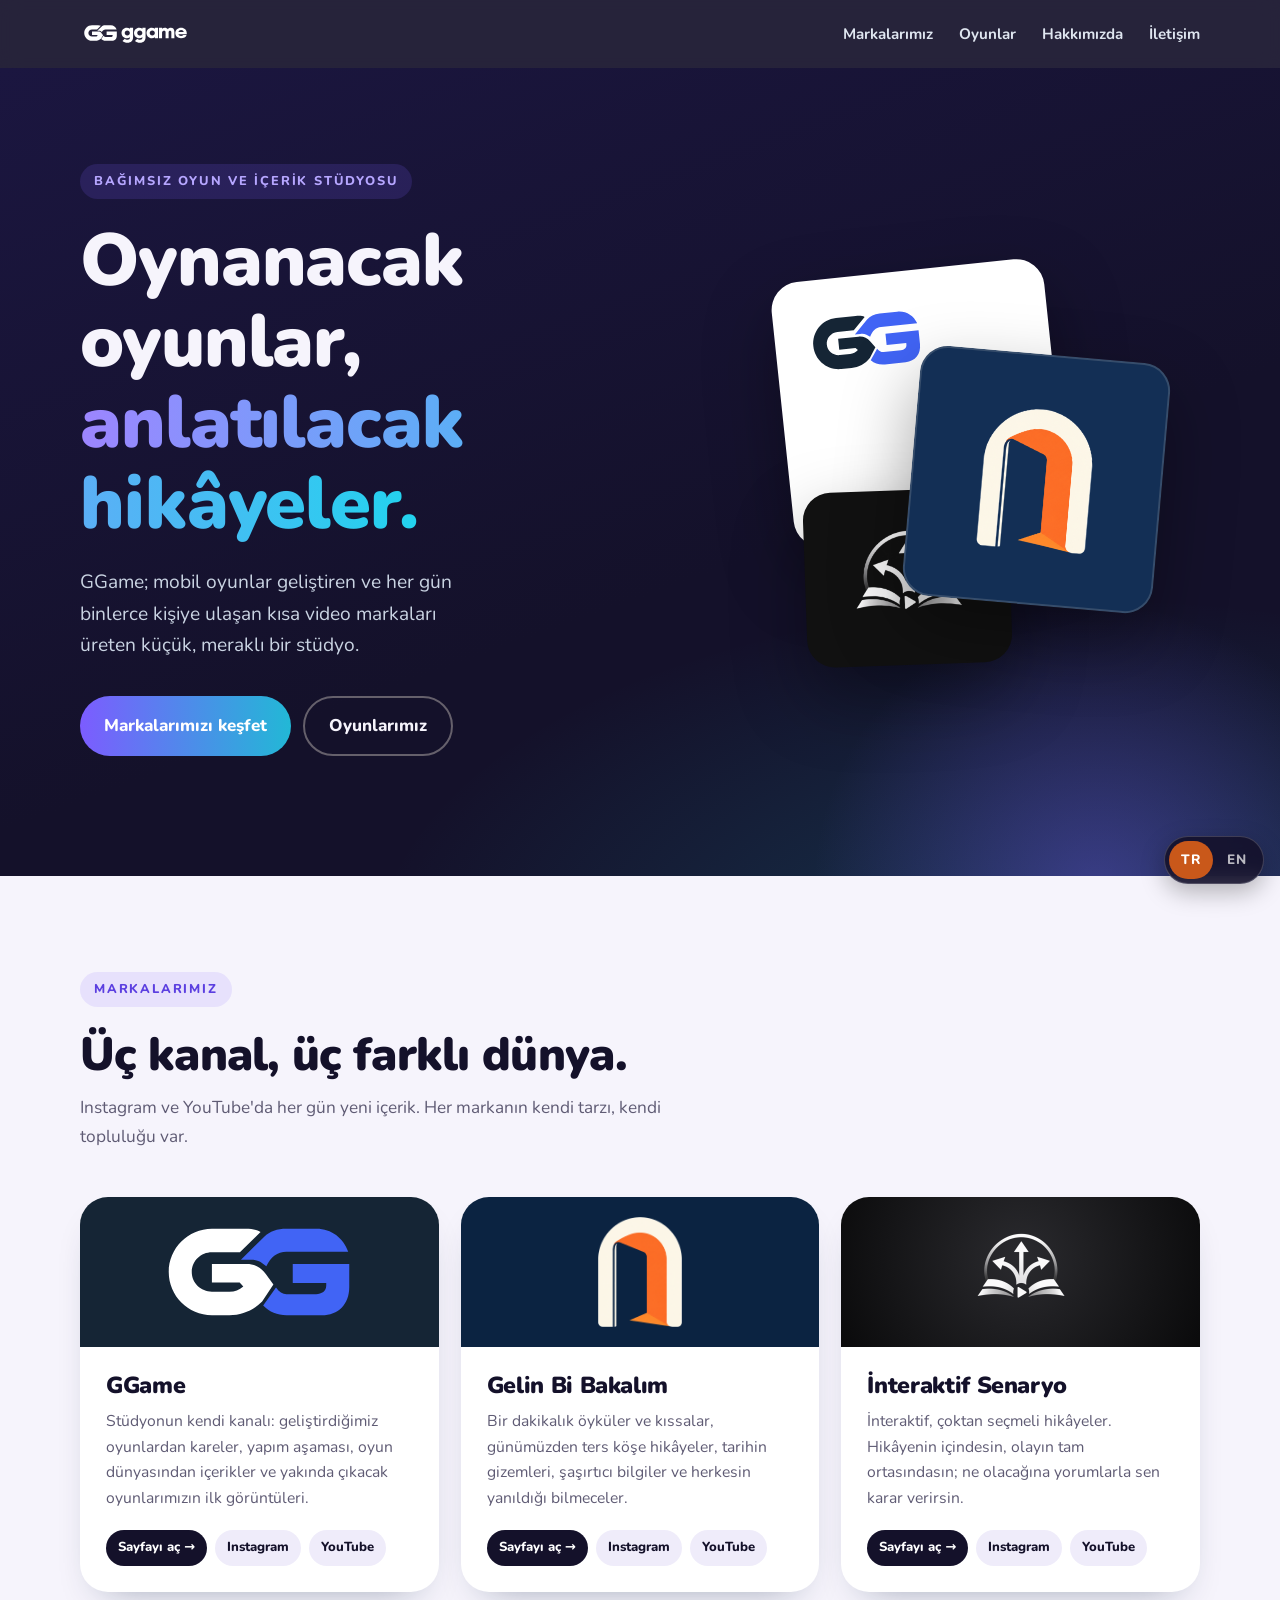
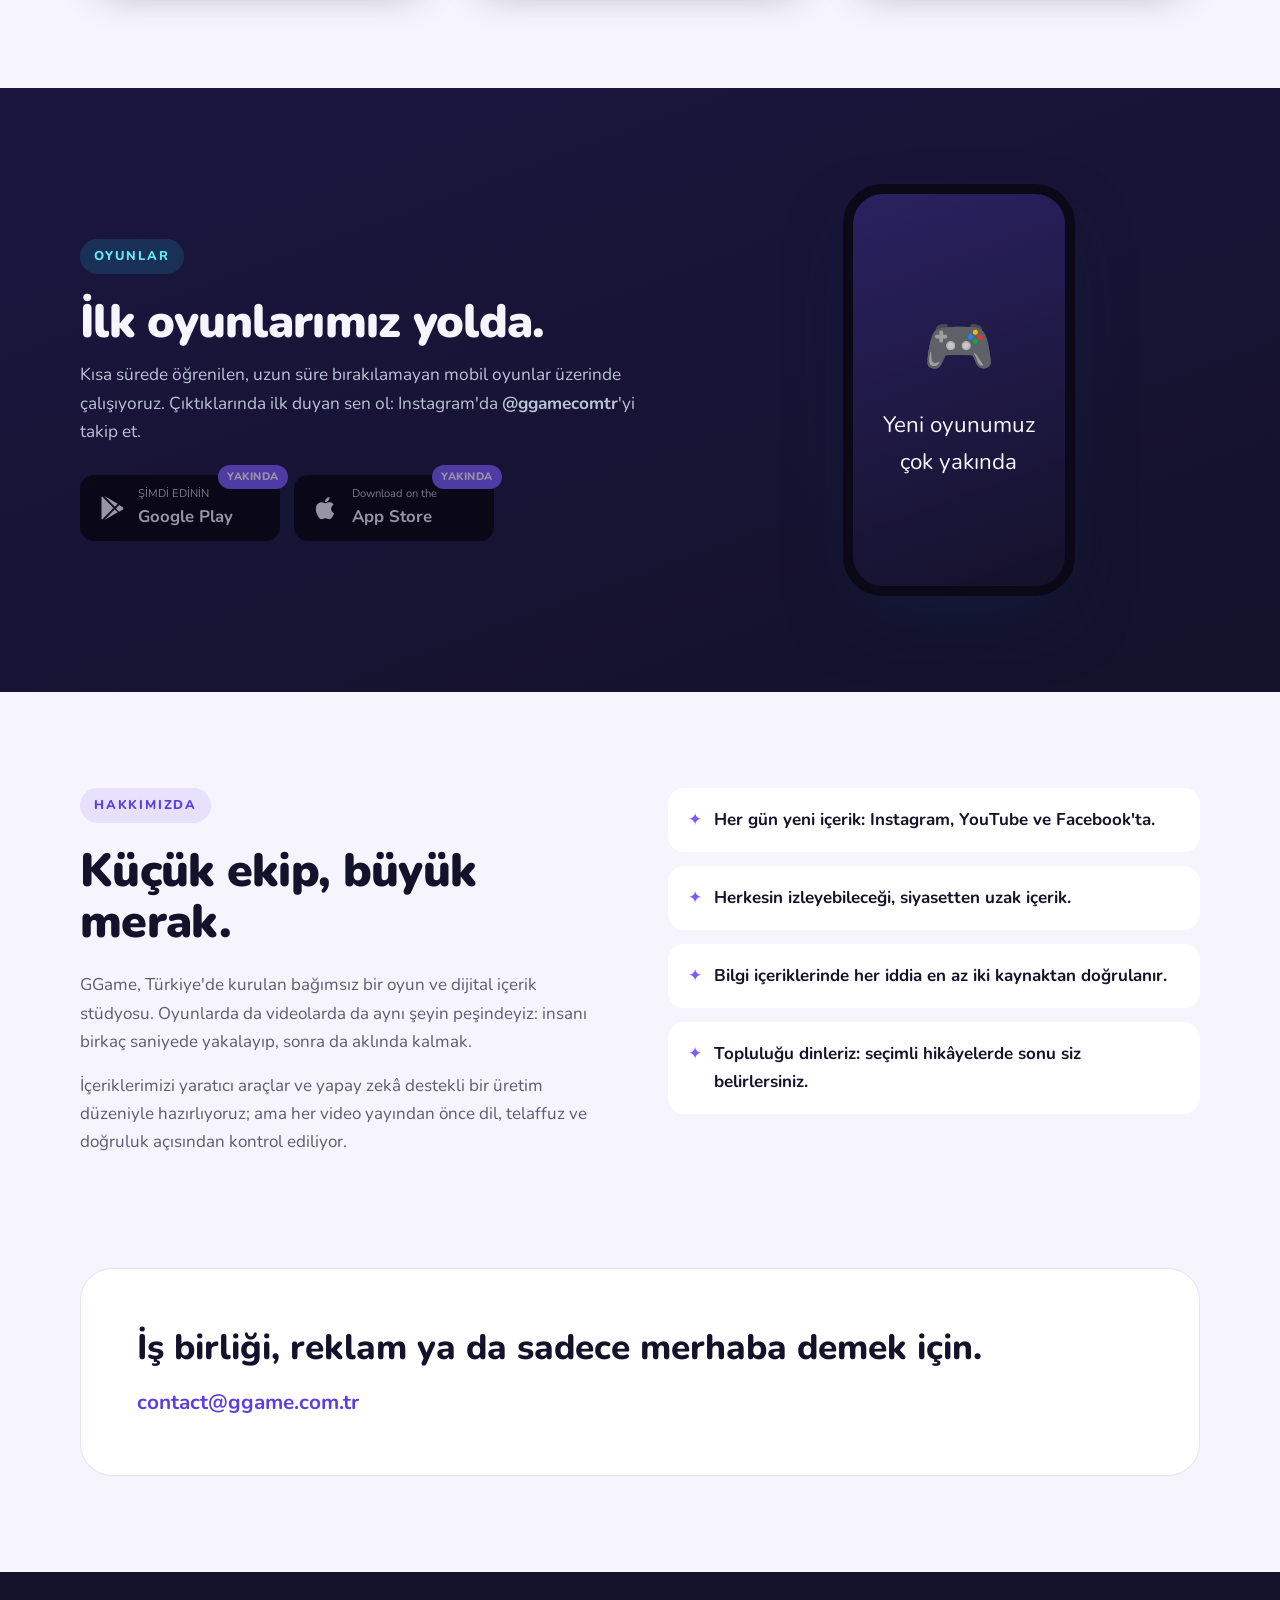
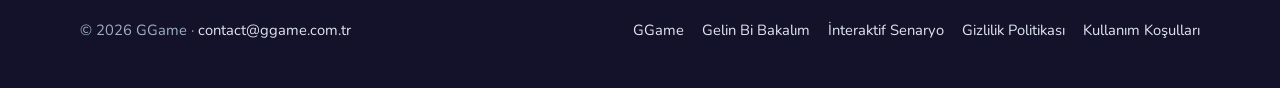
<file: index.html>
<!doctype html>
<html lang="tr">
<head>
<meta charset="utf-8">
<meta name="viewport" content="width=device-width,initial-scale=1">
<title>GGame — Oyunlar ve hikâyeler üreten bağımsız stüdyo</title>
<meta name="description" content="GGame; mobil oyunlar ve Gelin Bi Bakalım, İnteraktif Senaryo gibi kısa video markaları üreten bağımsız bir stüdyodur.">
<meta property="og:title" content="GGame">
<meta property="og:description" content="Oyunlar ve hikâyeler üreten bağımsız stüdyo.">
<meta property="og:url" content="https://ggame.com.tr/">
<meta name="theme-color" content="#14112a">
<link rel="icon" href="img/ggame_amblem_renkli.svg">
<link rel="preconnect" href="https://fonts.googleapis.com"><link rel="preconnect" href="https://fonts.gstatic.com" crossorigin>
<link href="https://fonts.googleapis.com/css2?family=Nunito:wght@400;700;800;900&display=swap" rel="stylesheet">
<link rel="stylesheet" href="style.css?v=7">
<link rel="alternate" hreflang="tr" href="https://ggame.com.tr/"><link rel="alternate" hreflang="en" href="https://ggame.com.tr/en/">
</head>
<body class="home">

<nav class="nav"><div class="wrap">
  <a class="brand" href="#"><img src="img/ggame_yatay_beyaz.svg" alt="GGame" style="width:auto;height:26px"></a>
  <ul><li><a href="#markalar">Markalarımız</a></li><li><a href="#oyunlar">Oyunlar</a></li><li><a href="#hakkimizda">Hakkımızda</a></li><li><a href="#iletisim">İletişim</a></li></ul>
</div></nav>

<header class="hero gg-hero"><div class="wrap">
  <div>
    <span class="eyebrow">Bağımsız oyun ve içerik stüdyosu</span>
    <h1>Oynanacak oyunlar,<br><em>anlatılacak hikâyeler.</em></h1>
    <p class="lead">GGame; mobil oyunlar geliştiren ve her gün binlerce kişiye ulaşan kısa video markaları üreten küçük, meraklı bir stüdyo.</p>
    <div class="btns">
      <a class="btn btn-primary" href="#markalar">Markalarımızı keşfet</a>
      <a class="btn btn-ghost" href="#oyunlar">Oyunlarımız</a>
    </div>
  </div>
  <div class="stack" aria-hidden="true"><div class="tile t1" style="background:#fff;place-items:start;padding:30px 28px"><img src="img/ggame_amblem_renkli.svg" alt="" style="width:58%"></div><div class="tile t3" style="background:#111"><img src="img/is_amblem.png" alt="" style="width:62%"></div><div class="tile t2" style="background:#132f55;border:2px solid rgba(252,243,230,.15)"><img src="img/gbb_amblem_koyu.png" alt="" style="width:44%"></div></div>
</div></header>

<section id="markalar"><div class="wrap">
  <div class="sec-head reveal"><span class="eyebrow">Markalarımız</span><h2>Üç kanal, üç farklı dünya.</h2>
  <p>Instagram ve YouTube'da her gün yeni içerik. Her markanın kendi tarzı, kendi topluluğu var.</p></div>
  <div class="brands">
    <div class="brandcard reveal">
      <a class="top" href="/ggame" style="background:#152535"><img src="img/ggame_amblem_koyu_zemin.svg" alt="GGame" style="height:120px"></a>
      <div class="body"><h3>GGame</h3>
        <p>Stüdyonun kendi kanalı: geliştirdiğimiz oyunlardan kareler, yapım aşaması, oyun dünyasından içerikler ve yakında çıkacak oyunlarımızın ilk görüntüleri.</p>
        <div class="links"><a class="chip chip-main" href="/ggame">Sayfayı aç →</a><a class="chip" href="https://www.instagram.com/ggamecomtr" target="_blank" rel="noopener">Instagram</a><a class="chip" href="https://www.youtube.com/@ggamecomtr" target="_blank" rel="noopener">YouTube</a></div></div>
    </div>
    <div class="brandcard reveal">
      <a class="top" href="/gelinbibakalim" style="background:#0b2341"><img src="img/gbb_amblem_koyu.png" alt="Gelin Bi Bakalım"></a>
      <div class="body"><h3>Gelin Bi Bakalım</h3>
        <p>Bir dakikalık öyküler ve kıssalar, günümüzden ters köşe hikâyeler, tarihin gizemleri, şaşırtıcı bilgiler ve herkesin yanıldığı bilmeceler.</p>
        <div class="links"><a class="chip chip-main" href="/gelinbibakalim">Sayfayı aç →</a><a class="chip" href="https://www.instagram.com/gelinbibakalim" target="_blank" rel="noopener">Instagram</a><a class="chip" href="https://www.youtube.com/@gelinbibakalim" target="_blank" rel="noopener">YouTube</a></div></div>
    </div>
    <div class="brandcard reveal">
      <a class="top" href="/interaktifsenaryo" style="background:radial-gradient(circle at 50% 40%,#2a2a2e,#0a0a0b)"><img src="img/is_amblem.png" alt="İnteraktif Senaryo" style="height:96px"></a>
      <div class="body"><h3>İnteraktif Senaryo</h3>
        <p>İnteraktif, çoktan seçmeli hikâyeler. Hikâyenin içindesin, olayın tam ortasındasın; ne olacağına yorumlarla sen karar verirsin.</p>
        <div class="links"><a class="chip chip-main" href="/interaktifsenaryo">Sayfayı aç →</a><a class="chip" href="https://www.instagram.com/interaktifsenaryo" target="_blank" rel="noopener">Instagram</a><a class="chip" href="https://www.youtube.com/@interaktifsenaryo" target="_blank" rel="noopener">YouTube</a></div></div>
    </div>
  </div>
</div></section>

<section id="oyunlar" class="band"><div class="wrap games">
  <div class="reveal">
    <div class="sec-head" style="margin-bottom:10px"><span class="eyebrow">Oyunlar</span><h2>İlk oyunlarımız yolda.</h2>
    <p>Kısa sürede öğrenilen, uzun süre bırakılamayan mobil oyunlar üzerinde çalışıyoruz. Çıktıklarında ilk duyan sen ol: Instagram'da <b>@ggamecomtr</b>'yi takip et.</p></div>
    <div class="stores">
      <div class="store" title="Yakında"><span class="tag">YAKINDA</span><svg viewBox="0 0 24 24" fill="#fff"><path d="M3.6 2.2 13.3 12l-9.7 9.8c-.4-.2-.6-.6-.6-1.1V3.3c0-.5.2-.9.6-1.1Zm10.8 10.9 2.6 2.6-11.6 6.6 9-9.2Zm3.7-3.6 3 1.7c.9.5.9 1.8 0 2.3l-3 1.7-2.8-2.8 2.8-2.9ZM5.4 1.7 17 8.3l-2.6 2.6-9-9.2Z"/></svg><div><small>ŞİMDİ EDİNİN</small><b>Google Play</b></div></div>
      <div class="store" title="Yakında"><span class="tag">YAKINDA</span><svg viewBox="0 0 24 24" fill="#fff"><path d="M16.4 12.6c0-2.4 2-3.6 2.1-3.7-1.1-1.7-2.9-1.9-3.5-1.9-1.5-.2-2.9.9-3.7.9-.8 0-1.9-.9-3.2-.8-1.6 0-3.1 1-4 2.4-1.7 3-.4 7.3 1.2 9.7.8 1.2 1.8 2.5 3 2.4 1.2 0 1.7-.8 3.2-.8 1.5 0 1.9.8 3.2.8 1.3 0 2.2-1.2 3-2.4.9-1.4 1.3-2.7 1.3-2.8 0 0-2.6-1-2.6-3.8ZM14 5.5c.7-.8 1.1-1.9 1-3-1 0-2.1.7-2.8 1.5-.6.7-1.2 1.8-1 2.9 1.1.1 2.1-.6 2.8-1.4Z"/></svg><div><small>Download on the</small><b>App Store</b></div></div>
    </div>
  </div>
  <div class="mock reveal"><div><span>🎮</span>Yeni oyunumuz<br>çok yakında</div></div>
</div></section>

<section id="hakkimizda"><div class="wrap about">
  <div class="reveal"><div class="sec-head" style="margin-bottom:24px"><span class="eyebrow">Hakkımızda</span><h2>Küçük ekip, büyük merak.</h2></div>
    <p>GGame, Türkiye'de kurulan bağımsız bir oyun ve dijital içerik stüdyosu. Oyunlarda da videolarda da aynı şeyin peşindeyiz: insanı birkaç saniyede yakalayıp, sonra da aklında kalmak.</p>
    <p>İçeriklerimizi yaratıcı araçlar ve yapay zekâ destekli bir üretim düzeniyle hazırlıyoruz; ama her video yayından önce dil, telaffuz ve doğruluk açısından kontrol ediliyor.</p>
  </div>
  <ul class="reveal">
    <li><span>✦</span>Her gün yeni içerik: Instagram, YouTube ve Facebook'ta.</li>
    <li><span>✦</span>Herkesin izleyebileceği, siyasetten uzak içerik.</li>
    <li><span>✦</span>Bilgi içeriklerinde her iddia en az iki kaynaktan doğrulanır.</li>
    <li><span>✦</span>Topluluğu dinleriz: seçimli hikâyelerde sonu siz belirlersiniz.</li>
  </ul>
</div></section>

<section id="iletisim" style="padding-top:0"><div class="wrap">
  <div class="quote reveal" style="grid-template-columns:1fr">
    <div><blockquote>İş birliği, reklam ya da sadece merhaba demek için.</blockquote>
    <cite><a href="mailto:contact@ggame.com.tr" style="color:#c9581a;text-decoration:none;font-size:1.3rem">contact@ggame.com.tr</a></cite></div>
  </div>
</div></section>

<footer><div class="wrap">
  <div>© 2026 GGame · <a href="mailto:contact@ggame.com.tr" style="margin:0">contact@ggame.com.tr</a></div>
  <div><a href="/ggame">GGame</a><a href="/gelinbibakalim">Gelin Bi Bakalım</a><a href="/interaktifsenaryo">İnteraktif Senaryo</a><a href="/gizlilik">Gizlilik Politikası</a><a href="/kosullar">Kullanım Koşulları</a></div>
</div></footer>

<script>
const io=new IntersectionObserver(es=>es.forEach(e=>{if(e.isIntersecting){e.target.classList.add('in');io.unobserve(e.target)}}),{threshold:.12});
document.querySelectorAll('.reveal').forEach(el=>io.observe(el));
</script>
<div class="langsw" role="navigation" aria-label="Dil / Language"><a href="/" hreflang="tr" lang="tr" class="on" aria-current="true">TR</a><a href="/en/" hreflang="en" lang="en">EN</a></div>
</body>
</html>
</file>
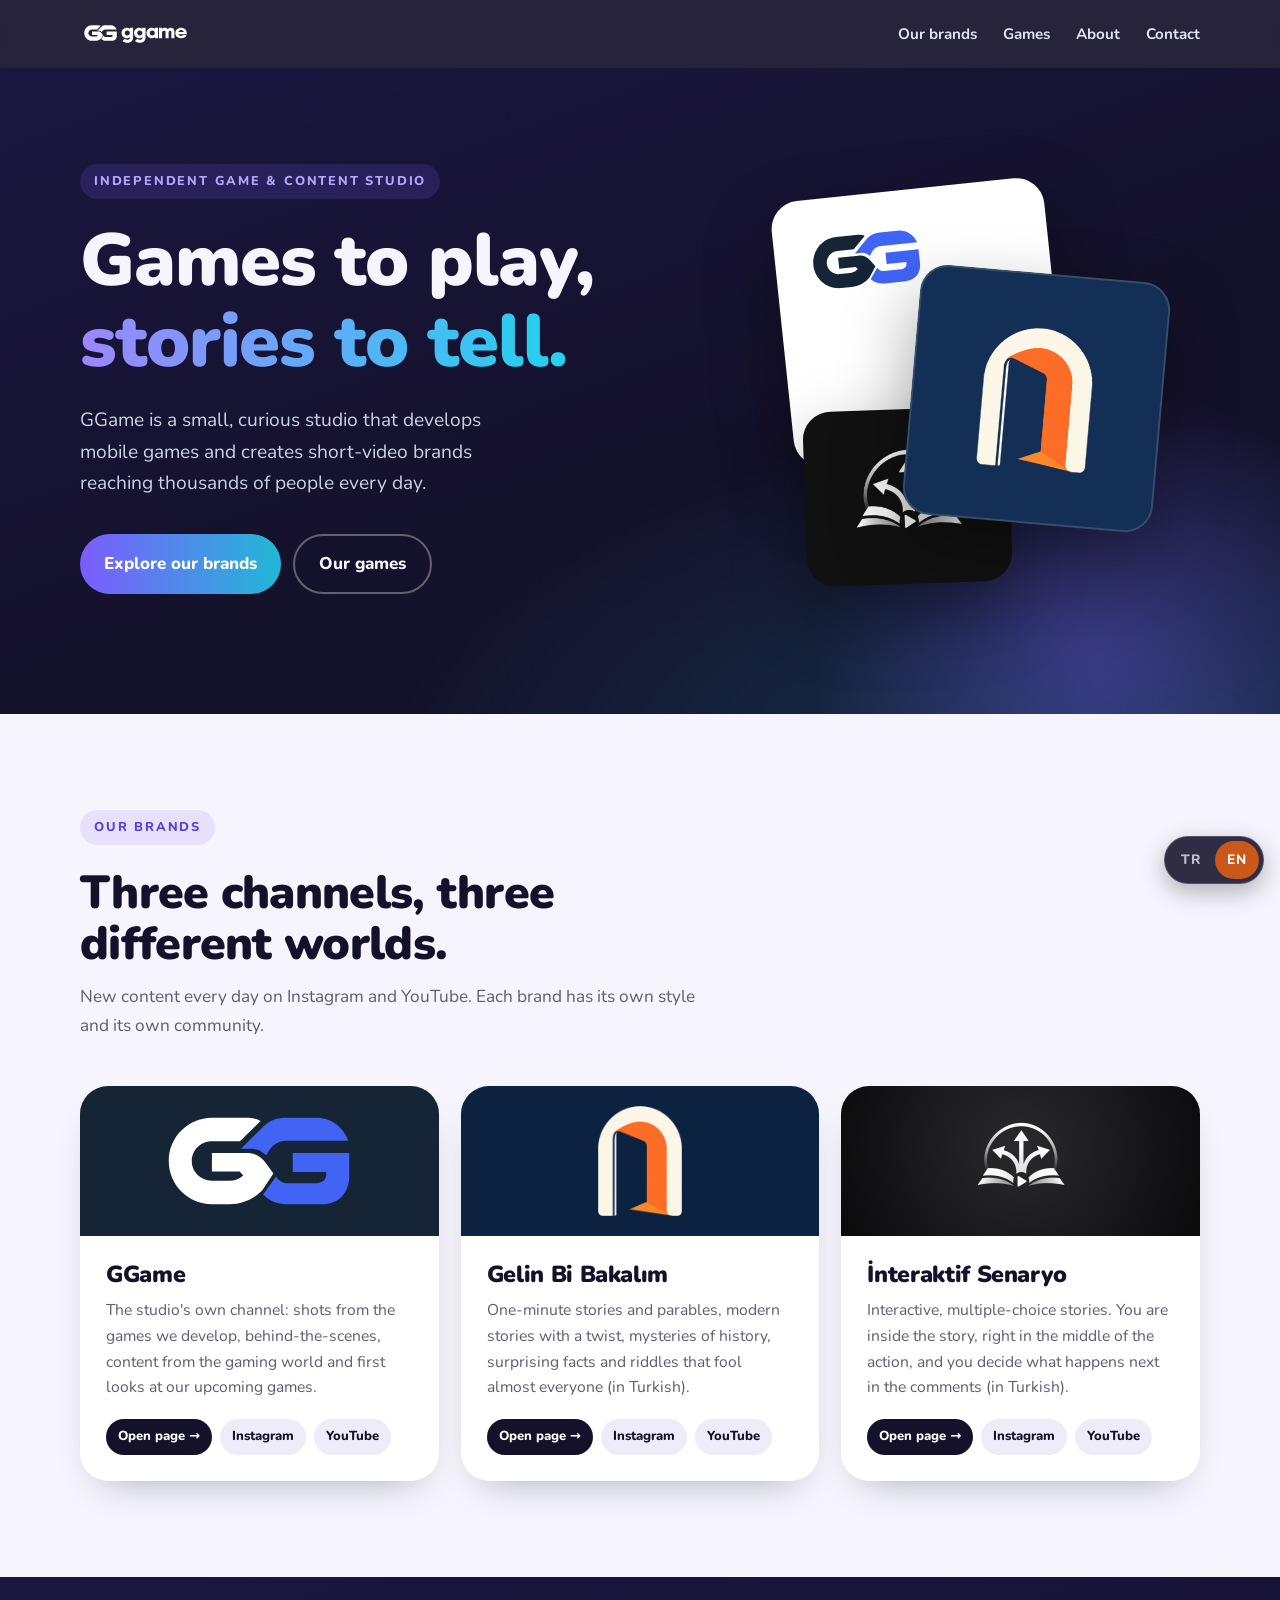
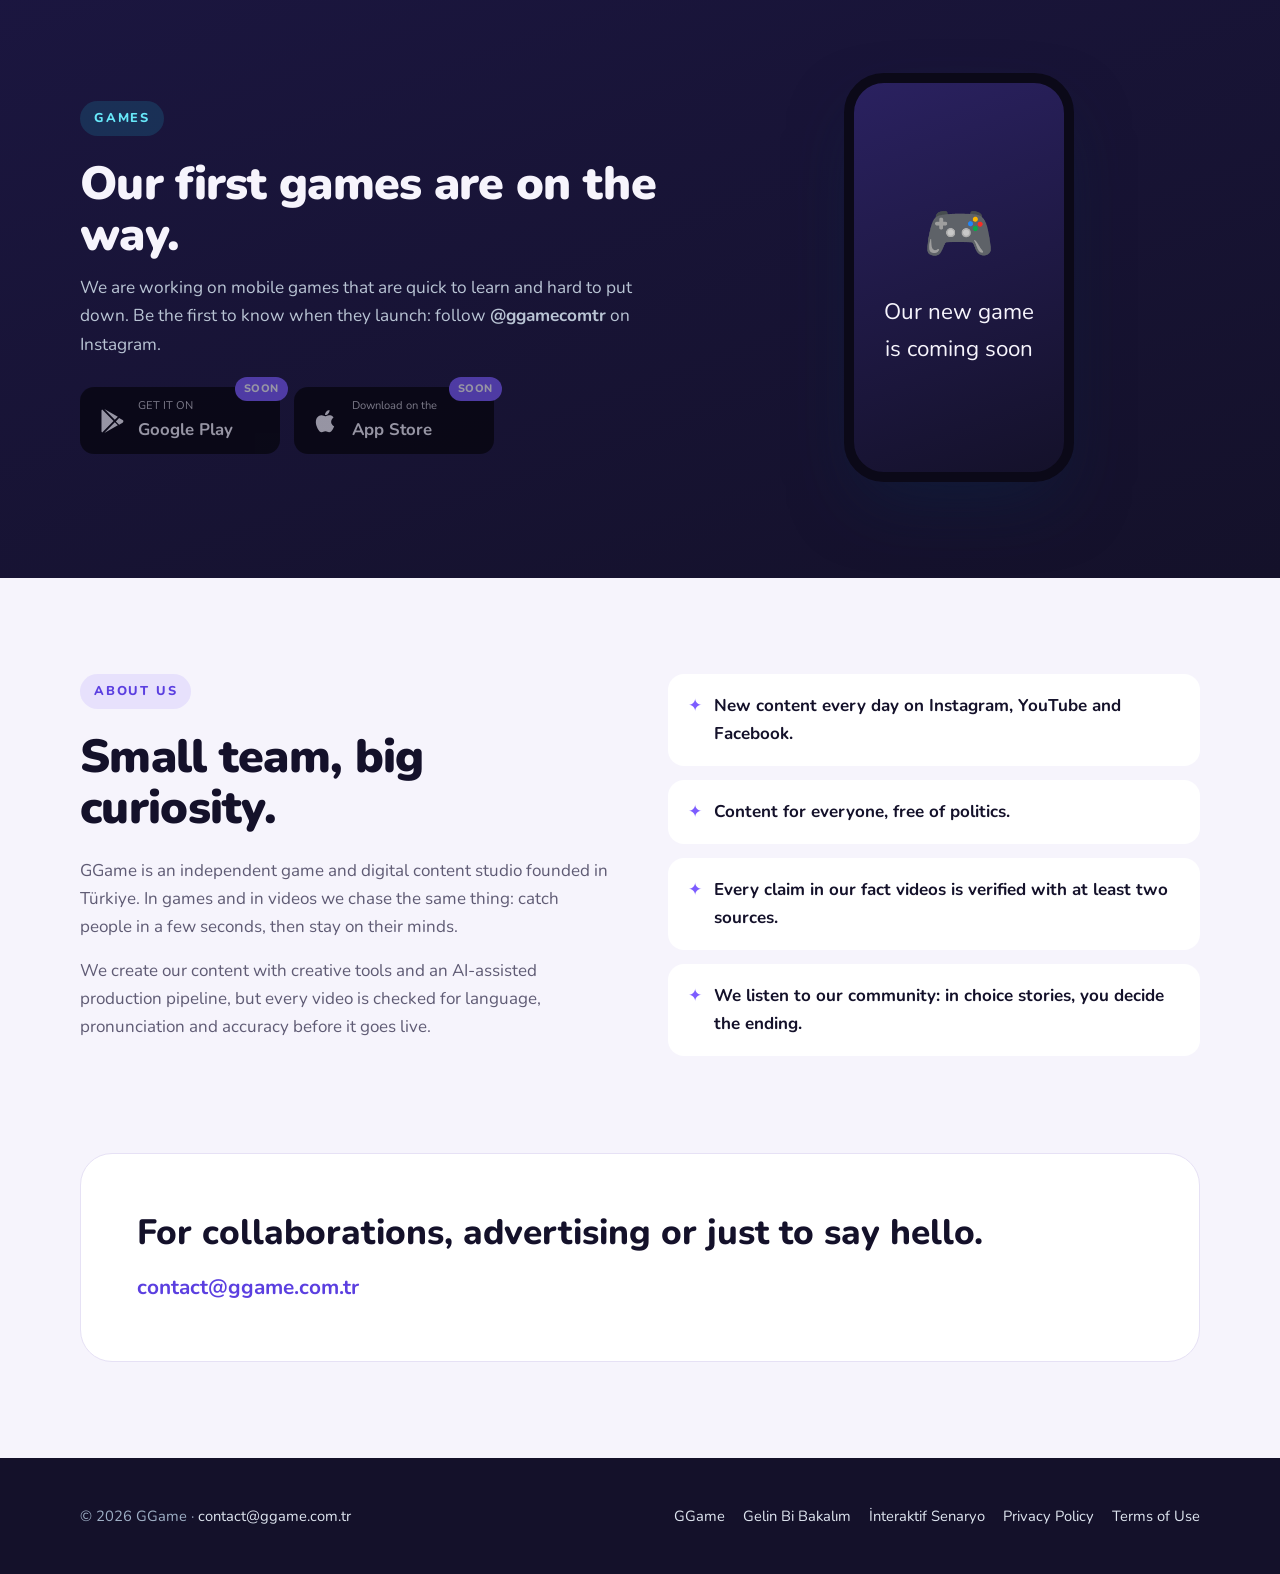
<file: en/index.html>
<!doctype html>
<html lang="en">
<head>
<meta charset="utf-8">
<meta name="viewport" content="width=device-width,initial-scale=1">
<title>GGame — An independent studio making games and stories</title>
<meta name="description" content="GGame is an independent studio making mobile games and short-video brands such as Gelin Bi Bakalım and İnteraktif Senaryo.">
<meta property="og:title" content="GGame">
<meta property="og:description" content="An independent studio making games and stories.">
<meta property="og:url" content="https://ggame.com.tr/en/">
<meta name="theme-color" content="#14112a">
<link rel="icon" href="/img/ggame_amblem_renkli.svg">
<link rel="preconnect" href="https://fonts.googleapis.com"><link rel="preconnect" href="https://fonts.gstatic.com" crossorigin>
<link href="https://fonts.googleapis.com/css2?family=Nunito:wght@400;700;800;900&display=swap" rel="stylesheet">
<link rel="stylesheet" href="/style.css?v=7">
<link rel="alternate" hreflang="tr" href="https://ggame.com.tr/"><link rel="alternate" hreflang="en" href="https://ggame.com.tr/en/">
</head>
<body class="home">

<nav class="nav"><div class="wrap">
  <a class="brand" href="#"><img src="/img/ggame_yatay_beyaz.svg" alt="GGame" style="width:auto;height:26px"></a>
  <ul><li><a href="#markalar">Our brands</a></li><li><a href="#oyunlar">Games</a></li><li><a href="#hakkimizda">About</a></li><li><a href="#iletisim">Contact</a></li></ul>
</div></nav>

<header class="hero gg-hero"><div class="wrap">
  <div>
    <span class="eyebrow">Independent game &amp; content studio</span>
    <h1>Games to play,<br><em>stories to tell.</em></h1>
    <p class="lead">GGame is a small, curious studio that develops mobile games and creates short-video brands reaching thousands of people every day.</p>
    <div class="btns">
      <a class="btn btn-primary" href="#markalar">Explore our brands</a>
      <a class="btn btn-ghost" href="#oyunlar">Our games</a>
    </div>
  </div>
  <div class="stack" aria-hidden="true"><div class="tile t1" style="background:#fff;place-items:start;padding:30px 28px"><img src="/img/ggame_amblem_renkli.svg" alt="" style="width:58%"></div><div class="tile t3" style="background:#111"><img src="/img/is_amblem.png" alt="" style="width:62%"></div><div class="tile t2" style="background:#132f55;border:2px solid rgba(252,243,230,.15)"><img src="/img/gbb_amblem_koyu.png" alt="" style="width:44%"></div></div>
</div></header>

<section id="markalar"><div class="wrap">
  <div class="sec-head reveal"><span class="eyebrow">Our brands</span><h2>Three channels, three different worlds.</h2>
  <p>New content every day on Instagram and YouTube. Each brand has its own style and its own community.</p></div>
  <div class="brands">
    <div class="brandcard reveal">
      <a class="top" href="/en/ggame" style="background:#152535"><img src="/img/ggame_amblem_koyu_zemin.svg" alt="GGame" style="height:120px"></a>
      <div class="body"><h3>GGame</h3>
        <p>The studio's own channel: shots from the games we develop, behind-the-scenes, content from the gaming world and first looks at our upcoming games.</p>
        <div class="links"><a class="chip chip-main" href="/en/ggame">Open page →</a><a class="chip" href="https://www.instagram.com/ggamecomtr" target="_blank" rel="noopener">Instagram</a><a class="chip" href="https://www.youtube.com/@ggamecomtr" target="_blank" rel="noopener">YouTube</a></div></div>
    </div>
    <div class="brandcard reveal">
      <a class="top" href="/en/gelinbibakalim" style="background:#0b2341"><img src="/img/gbb_amblem_koyu.png" alt="Gelin Bi Bakalım"></a>
      <div class="body"><h3>Gelin Bi Bakalım</h3>
        <p>One-minute stories and parables, modern stories with a twist, mysteries of history, surprising facts and riddles that fool almost everyone (in Turkish).</p>
        <div class="links"><a class="chip chip-main" href="/en/gelinbibakalim">Open page →</a><a class="chip" href="https://www.instagram.com/gelinbibakalim" target="_blank" rel="noopener">Instagram</a><a class="chip" href="https://www.youtube.com/@gelinbibakalim" target="_blank" rel="noopener">YouTube</a></div></div>
    </div>
    <div class="brandcard reveal">
      <a class="top" href="/en/interaktifsenaryo" style="background:radial-gradient(circle at 50% 40%,#2a2a2e,#0a0a0b)"><img src="/img/is_amblem.png" alt="İnteraktif Senaryo" style="height:96px"></a>
      <div class="body"><h3>İnteraktif Senaryo</h3>
        <p>Interactive, multiple-choice stories. You are inside the story, right in the middle of the action, and you decide what happens next in the comments (in Turkish).</p>
        <div class="links"><a class="chip chip-main" href="/en/interaktifsenaryo">Open page →</a><a class="chip" href="https://www.instagram.com/interaktifsenaryo" target="_blank" rel="noopener">Instagram</a><a class="chip" href="https://www.youtube.com/@interaktifsenaryo" target="_blank" rel="noopener">YouTube</a></div></div>
    </div>
  </div>
</div></section>

<section id="oyunlar" class="band"><div class="wrap games">
  <div class="reveal">
    <div class="sec-head" style="margin-bottom:10px"><span class="eyebrow">Games</span><h2>Our first games are on the way.</h2>
    <p>We are working on mobile games that are quick to learn and hard to put down. Be the first to know when they launch: follow <b>@ggamecomtr</b> on Instagram.</p></div>
    <div class="stores">
      <div class="store" title="Coming soon"><span class="tag">SOON</span><svg viewBox="0 0 24 24" fill="#fff"><path d="M3.6 2.2 13.3 12l-9.7 9.8c-.4-.2-.6-.6-.6-1.1V3.3c0-.5.2-.9.6-1.1Zm10.8 10.9 2.6 2.6-11.6 6.6 9-9.2Zm3.7-3.6 3 1.7c.9.5.9 1.8 0 2.3l-3 1.7-2.8-2.8 2.8-2.9ZM5.4 1.7 17 8.3l-2.6 2.6-9-9.2Z"/></svg><div><small>GET IT ON</small><b>Google Play</b></div></div>
      <div class="store" title="Coming soon"><span class="tag">SOON</span><svg viewBox="0 0 24 24" fill="#fff"><path d="M16.4 12.6c0-2.4 2-3.6 2.1-3.7-1.1-1.7-2.9-1.9-3.5-1.9-1.5-.2-2.9.9-3.7.9-.8 0-1.9-.9-3.2-.8-1.6 0-3.1 1-4 2.4-1.7 3-.4 7.3 1.2 9.7.8 1.2 1.8 2.5 3 2.4 1.2 0 1.7-.8 3.2-.8 1.5 0 1.9.8 3.2.8 1.3 0 2.2-1.2 3-2.4.9-1.4 1.3-2.7 1.3-2.8 0 0-2.6-1-2.6-3.8ZM14 5.5c.7-.8 1.1-1.9 1-3-1 0-2.1.7-2.8 1.5-.6.7-1.2 1.8-1 2.9 1.1.1 2.1-.6 2.8-1.4Z"/></svg><div><small>Download on the</small><b>App Store</b></div></div>
    </div>
  </div>
  <div class="mock reveal"><div><span>🎮</span>Our new game<br>is coming soon</div></div>
</div></section>

<section id="hakkimizda"><div class="wrap about">
  <div class="reveal"><div class="sec-head" style="margin-bottom:24px"><span class="eyebrow">About us</span><h2>Small team, big curiosity.</h2></div>
    <p>GGame is an independent game and digital content studio founded in Türkiye. In games and in videos we chase the same thing: catch people in a few seconds, then stay on their minds.</p>
    <p>We create our content with creative tools and an AI-assisted production pipeline, but every video is checked for language, pronunciation and accuracy before it goes live.</p>
  </div>
  <ul class="reveal">
    <li><span>✦</span>New content every day on Instagram, YouTube and Facebook.</li>
    <li><span>✦</span>Content for everyone, free of politics.</li>
    <li><span>✦</span>Every claim in our fact videos is verified with at least two sources.</li>
    <li><span>✦</span>We listen to our community: in choice stories, you decide the ending.</li>
  </ul>
</div></section>

<section id="iletisim" style="padding-top:0"><div class="wrap">
  <div class="quote reveal" style="grid-template-columns:1fr">
    <div><blockquote>For collaborations, advertising or just to say hello.</blockquote>
    <cite><a href="mailto:contact@ggame.com.tr" style="color:#c9581a;text-decoration:none;font-size:1.3rem">contact@ggame.com.tr</a></cite></div>
  </div>
</div></section>

<footer><div class="wrap">
  <div>© 2026 GGame · <a href="mailto:contact@ggame.com.tr" style="margin:0">contact@ggame.com.tr</a></div>
  <div><a href="/en/ggame">GGame</a><a href="/en/gelinbibakalim">Gelin Bi Bakalım</a><a href="/en/interaktifsenaryo">İnteraktif Senaryo</a><a href="/en/gizlilik">Privacy Policy</a><a href="/en/kosullar">Terms of Use</a></div>
</div></footer>

<script>
const io=new IntersectionObserver(es=>es.forEach(e=>{if(e.isIntersecting){e.target.classList.add('in');io.unobserve(e.target)}}),{threshold:.12});
document.querySelectorAll('.reveal').forEach(el=>io.observe(el));
</script>
<div class="langsw" role="navigation" aria-label="Dil / Language"><a href="/" hreflang="tr" lang="tr">TR</a><a href="/en/" hreflang="en" lang="en" class="on" aria-current="true">EN</a></div>
</body>
</html>
</file>
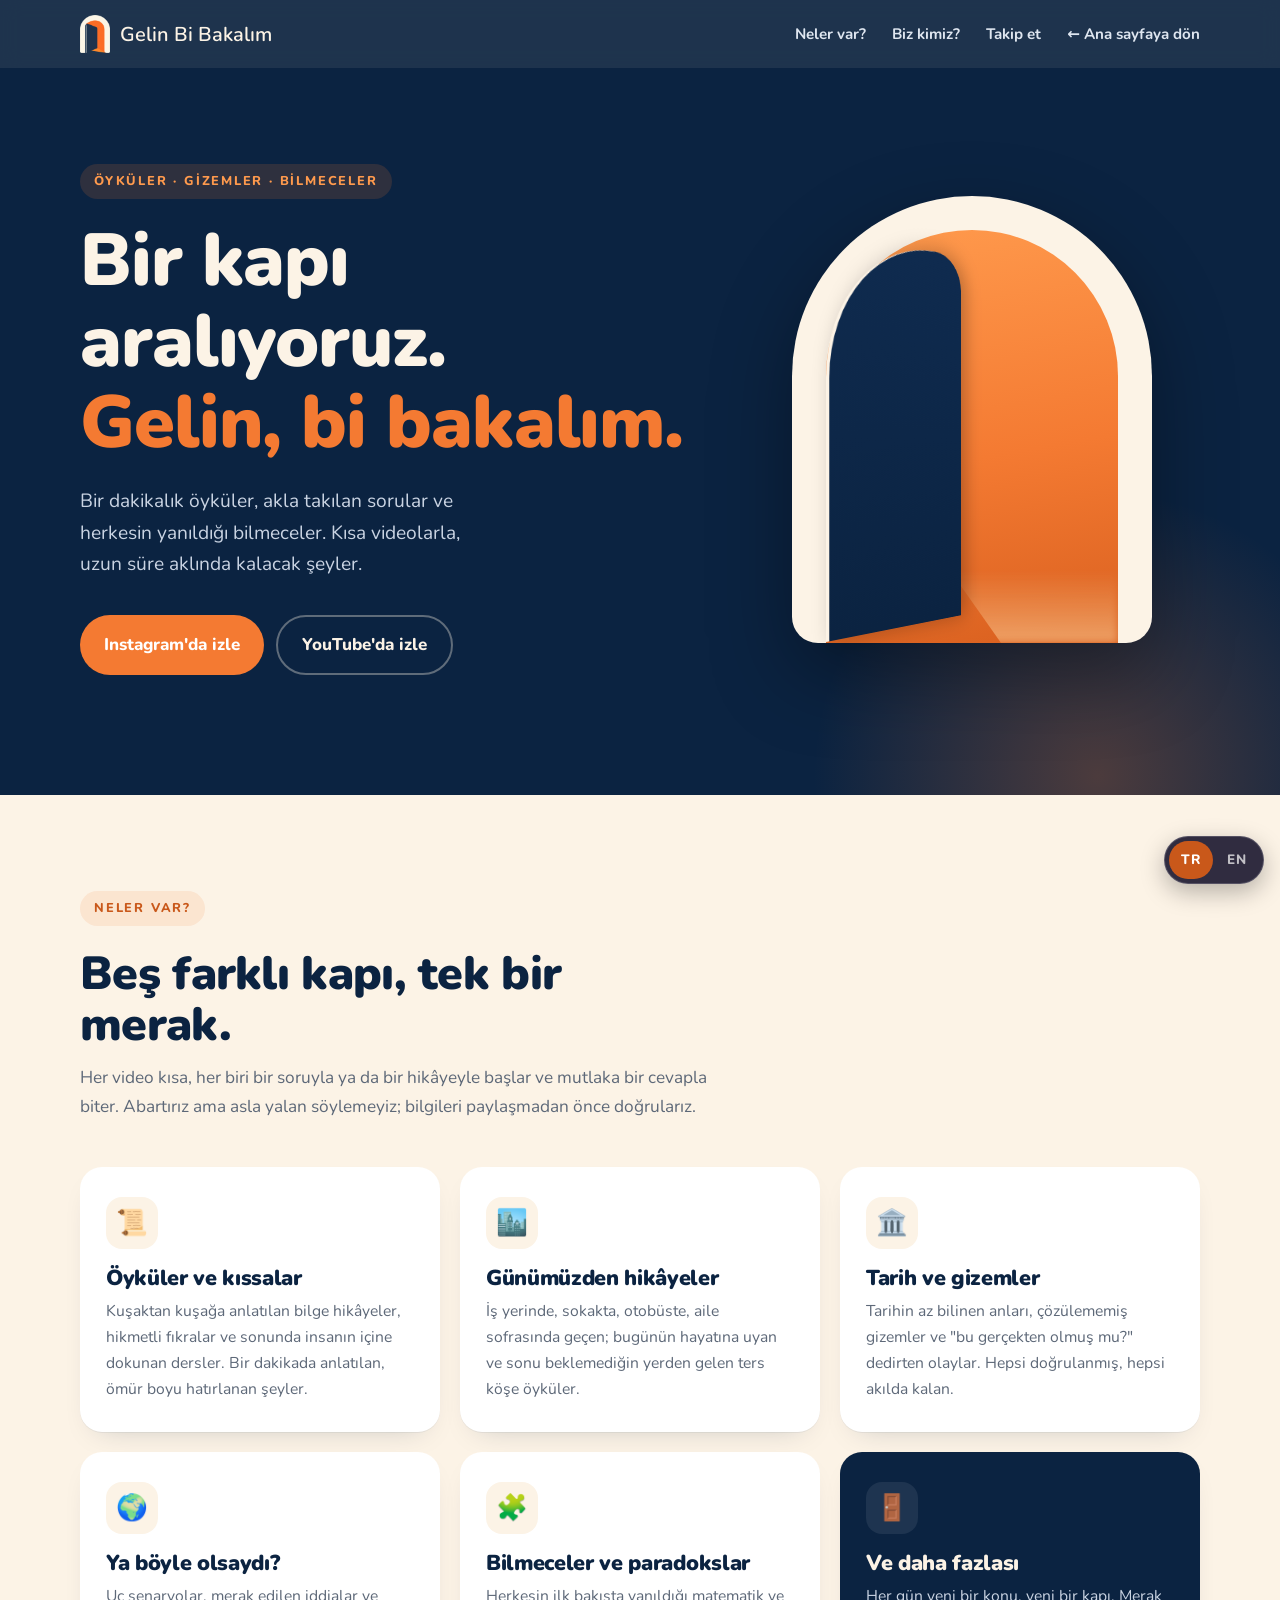
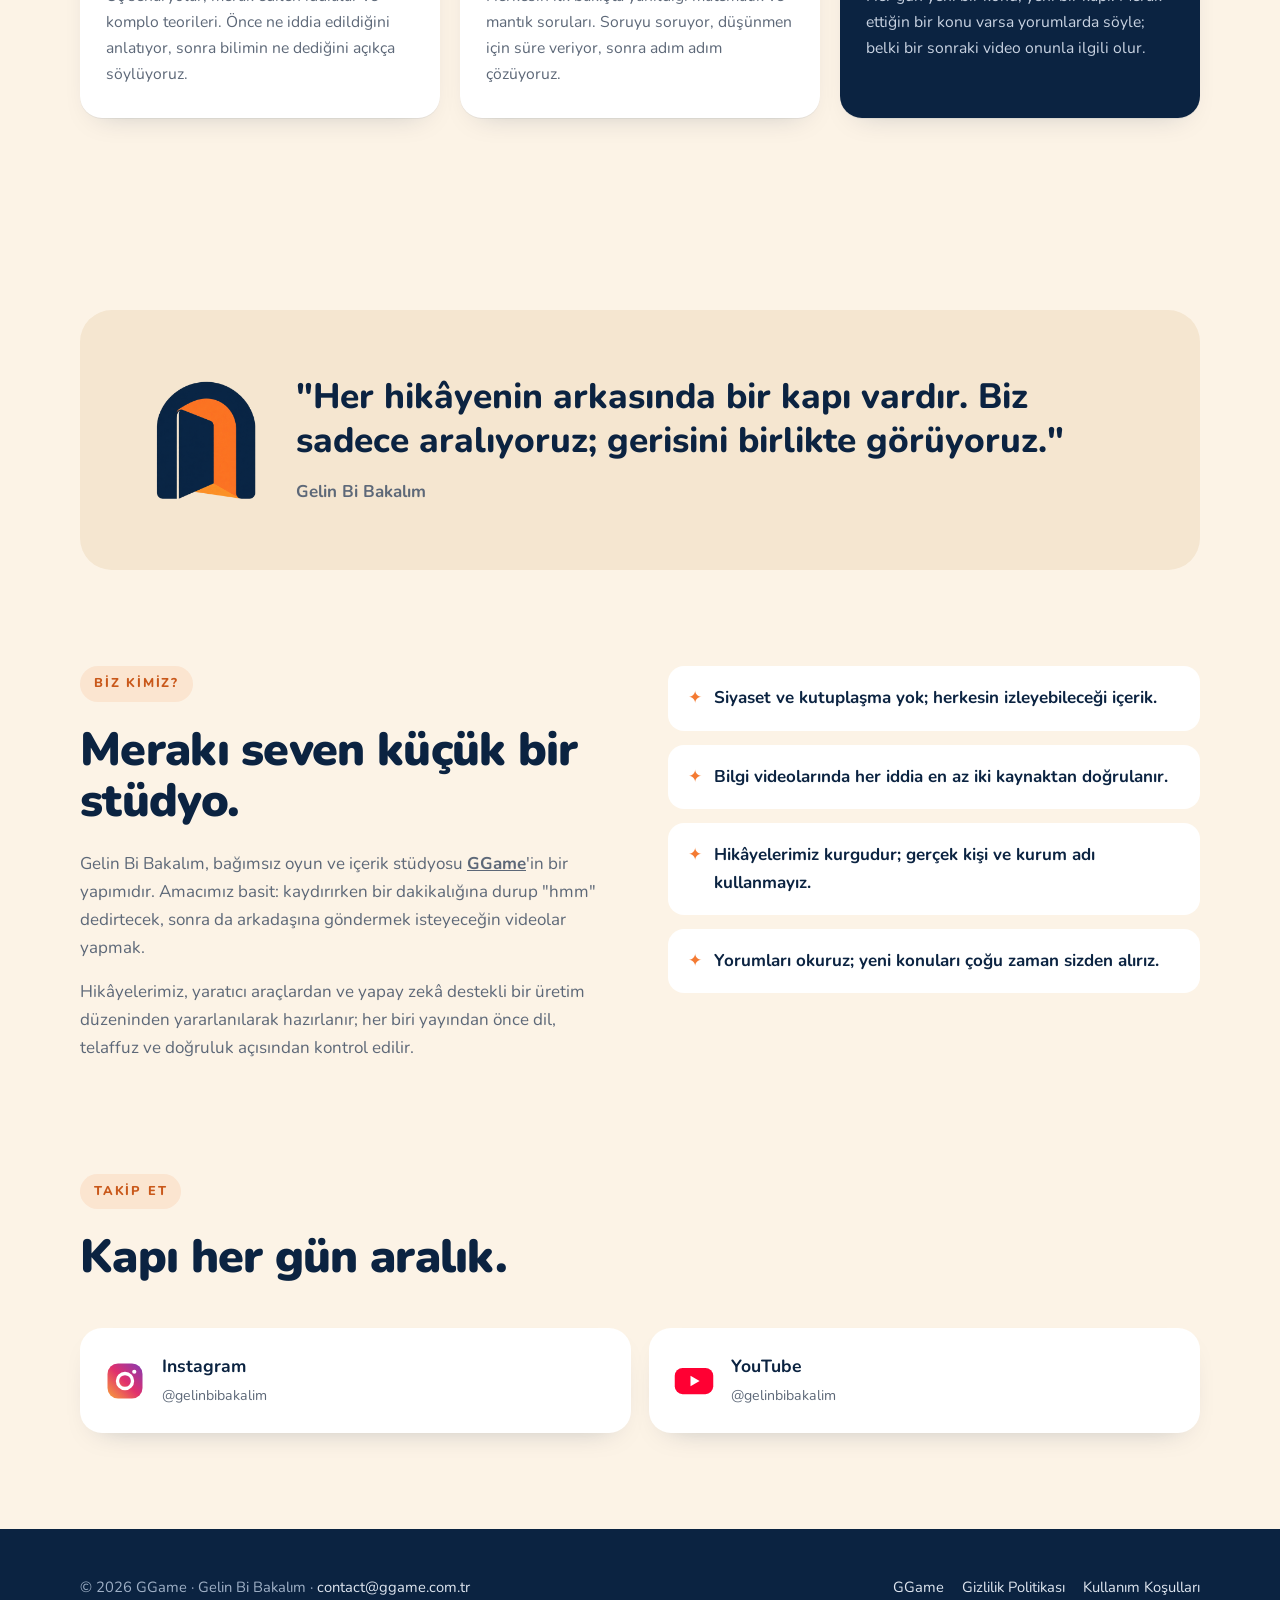
<file: gelinbibakalim.html>
<!doctype html>
<html lang="tr">
<head>
<meta charset="utf-8">
<meta name="viewport" content="width=device-width,initial-scale=1">
<title>Gelin Bi Bakalım — Kısa videolarla büyük hikâyeler</title>
<meta name="description" content="Gelin Bi Bakalım: öyküler, kıssalar, tarihin gizemleri, şaşırtıcı bilgiler, bilmeceler ve 'ya böyle olsaydı?' senaryoları. Bir GGame yapımı.">
<meta property="og:title" content="Gelin Bi Bakalım">
<meta property="og:description" content="Kısa videolarla, uzun süre aklında kalacak hikâyeler.">
<meta property="og:image" content="https://ggame.com.tr/img/og.jpg">
<meta property="og:url" content="https://ggame.com.tr/gelinbibakalim">
<meta name="theme-color" content="#0b2341">
<link rel="icon" href="img/favicon.png">
<link rel="preconnect" href="https://fonts.googleapis.com"><link rel="preconnect" href="https://fonts.gstatic.com" crossorigin>
<link href="https://fonts.googleapis.com/css2?family=Nunito:wght@400;700;800;900&display=swap" rel="stylesheet">
<link rel="stylesheet" href="style.css?v=7">
<link rel="alternate" hreflang="tr" href="https://ggame.com.tr/gelinbibakalim"><link rel="alternate" hreflang="en" href="https://ggame.com.tr/en/gelinbibakalim">
</head>
<body>

<nav class="nav"><div class="wrap">
  <a class="brand" href="#"><img src="img/gbb_amblem_koyu.png" alt="">Gelin Bi Bakalım</a>
  <ul><li><a href="#neler">Neler var?</a></li><li><a href="#biz">Biz kimiz?</a></li><li><a href="#takip">Takip et</a></li><li><a href="/">← Ana sayfaya dön</a></li></ul>
</div></nav>

<header class="hero"><div class="wrap">
  <div>
    <span class="eyebrow">Öyküler · Gizemler · Bilmeceler</span>
    <h1>Bir kapı aralıyoruz.<br><em>Gelin, bi bakalım.</em></h1>
    <p class="lead">Bir dakikalık öyküler, akla takılan sorular ve herkesin yanıldığı bilmeceler. Kısa videolarla, uzun süre aklında kalacak şeyler.</p>
    <div class="btns">
      <a class="btn btn-primary" href="https://www.instagram.com/gelinbibakalim" target="_blank" rel="noopener">Instagram'da izle</a>
      <a class="btn btn-ghost" href="https://www.youtube.com/@gelinbibakalim" target="_blank" rel="noopener">YouTube'da izle</a>
    </div>
  </div>
  <div class="door" aria-hidden="true"><div class="arch"></div><div class="glow"></div><div class="leaf"></div></div>
</div></header>

<section id="neler"><div class="wrap">
  <div class="sec-head reveal"><span class="eyebrow">Neler var?</span><h2>Beş farklı kapı, tek bir merak.</h2>
  <p>Her video kısa, her biri bir soruyla ya da bir hikâyeyle başlar ve mutlaka bir cevapla biter. Abartırız ama asla yalan söylemeyiz; bilgileri paylaşmadan önce doğrularız.</p></div>
  <div class="cards">
    <article class="card reveal"><div class="ico">📜</div><h3>Öyküler ve kıssalar</h3><p>Kuşaktan kuşağa anlatılan bilge hikâyeler, hikmetli fıkralar ve sonunda insanın içine dokunan dersler. Bir dakikada anlatılan, ömür boyu hatırlanan şeyler.</p></article>
    <article class="card reveal"><div class="ico">🏙️</div><h3>Günümüzden hikâyeler</h3><p>İş yerinde, sokakta, otobüste, aile sofrasında geçen; bugünün hayatına uyan ve sonu beklemediğin yerden gelen ters köşe öyküler.</p></article>
    <article class="card reveal"><div class="ico">🏛️</div><h3>Tarih ve gizemler</h3><p>Tarihin az bilinen anları, çözülememiş gizemler ve "bu gerçekten olmuş mu?" dedirten olaylar. Hepsi doğrulanmış, hepsi akılda kalan.</p></article>
    <article class="card reveal"><div class="ico">🌍</div><h3>Ya böyle olsaydı?</h3><p>Uç senaryolar, merak edilen iddialar ve komplo teorileri. Önce ne iddia edildiğini anlatıyor, sonra bilimin ne dediğini açıkça söylüyoruz.</p></article>
    <article class="card reveal"><div class="ico">🧩</div><h3>Bilmeceler ve paradokslar</h3><p>Herkesin ilk bakışta yanıldığı matematik ve mantık soruları. Soruyu soruyor, düşünmen için süre veriyor, sonra adım adım çözüyoruz.</p></article>
    <article class="card reveal" style="background:var(--navy);color:var(--cream)"><div class="ico" style="background:rgba(255,255,255,.08)">🚪</div><h3 style="color:var(--cream)">Ve daha fazlası</h3><p style="color:#c9d3e2">Her gün yeni bir konu, yeni bir kapı. Merak ettiğin bir konu varsa yorumlarda söyle; belki bir sonraki video onunla ilgili olur.</p></article>
  </div>
</div></section>

<section><div class="wrap">
  <div class="quote reveal"><img src="img/amblem.png" alt="Gelin Bi Bakalım amblemi">
    <div><blockquote>"Her hikâyenin arkasında bir kapı vardır. Biz sadece aralıyoruz; gerisini birlikte görüyoruz."</blockquote><cite>Gelin Bi Bakalım</cite></div>
  </div>
</div></section>

<section id="biz" style="padding-top:0"><div class="wrap about">
  <div class="reveal"><div class="sec-head" style="margin-bottom:24px"><span class="eyebrow">Biz kimiz?</span><h2>Merakı seven küçük bir stüdyo.</h2></div>
    <p>Gelin Bi Bakalım, bağımsız oyun ve içerik stüdyosu <a href="/"><b>GGame</b></a>'in bir yapımıdır. Amacımız basit: kaydırırken bir dakikalığına durup "hmm" dedirtecek, sonra da arkadaşına göndermek isteyeceğin videolar yapmak.</p>
    <p>Hikâyelerimiz, yaratıcı araçlardan ve yapay zekâ destekli bir üretim düzeninden yararlanılarak hazırlanır; her biri yayından önce dil, telaffuz ve doğruluk açısından kontrol edilir.</p>
  </div>
  <ul class="reveal">
    <li><span>✦</span>Siyaset ve kutuplaşma yok; herkesin izleyebileceği içerik.</li>
    <li><span>✦</span>Bilgi videolarında her iddia en az iki kaynaktan doğrulanır.</li>
    <li><span>✦</span>Hikâyelerimiz kurgudur; gerçek kişi ve kurum adı kullanmayız.</li>
    <li><span>✦</span>Yorumları okuruz; yeni konuları çoğu zaman sizden alırız.</li>
  </ul>
</div></section>

<section id="takip" style="padding-top:0"><div class="wrap">
  <div class="sec-head reveal"><span class="eyebrow">Takip et</span><h2>Kapı her gün aralık.</h2></div>
  <div class="social" style="grid-template-columns:repeat(2,1fr)">
    <a class="soc reveal" href="https://www.instagram.com/gelinbibakalim" target="_blank" rel="noopener"><svg viewBox="0 0 24 24"><defs><linearGradient id="ig" x1="0" y1="1" x2="1" y2="0"><stop offset="0" stop-color="#f9a13b"/><stop offset=".5" stop-color="#e1306c"/><stop offset="1" stop-color="#833ab4"/></linearGradient></defs><rect x="2" y="2" width="20" height="20" rx="6" fill="url(#ig)"/><circle cx="12" cy="12" r="4.3" fill="none" stroke="#fff" stroke-width="1.9"/><circle cx="17.3" cy="6.7" r="1.2" fill="#fff"/></svg><div><b>Instagram</b><small>@gelinbibakalim</small></div></a>
    <a class="soc reveal" href="https://www.youtube.com/@gelinbibakalim" target="_blank" rel="noopener"><svg viewBox="0 0 24 24"><rect x="1" y="4.5" width="22" height="15" rx="4.5" fill="#ff0033"/><path d="M10 9v6l5.2-3z" fill="#fff"/></svg><div><b>YouTube</b><small>@gelinbibakalim</small></div></a>
  </div>
</div></section>

<footer><div class="wrap">
  <div>© 2026 GGame · Gelin Bi Bakalım · <a href="mailto:contact@ggame.com.tr" style="margin:0">contact@ggame.com.tr</a></div>
  <div><a href="/">GGame</a><a href="/gizlilik">Gizlilik Politikası</a><a href="/kosullar">Kullanım Koşulları</a></div>
</div></footer>

<script>
const io=new IntersectionObserver(es=>es.forEach(e=>{if(e.isIntersecting){e.target.classList.add('in');io.unobserve(e.target)}}),{threshold:.12});
document.querySelectorAll('.reveal').forEach(el=>io.observe(el));
</script>
<div class="langsw" role="navigation" aria-label="Dil / Language"><a href="/gelinbibakalim" hreflang="tr" lang="tr" class="on" aria-current="true">TR</a><a href="/en/gelinbibakalim" hreflang="en" lang="en">EN</a></div>
</body>
</html>
</file>
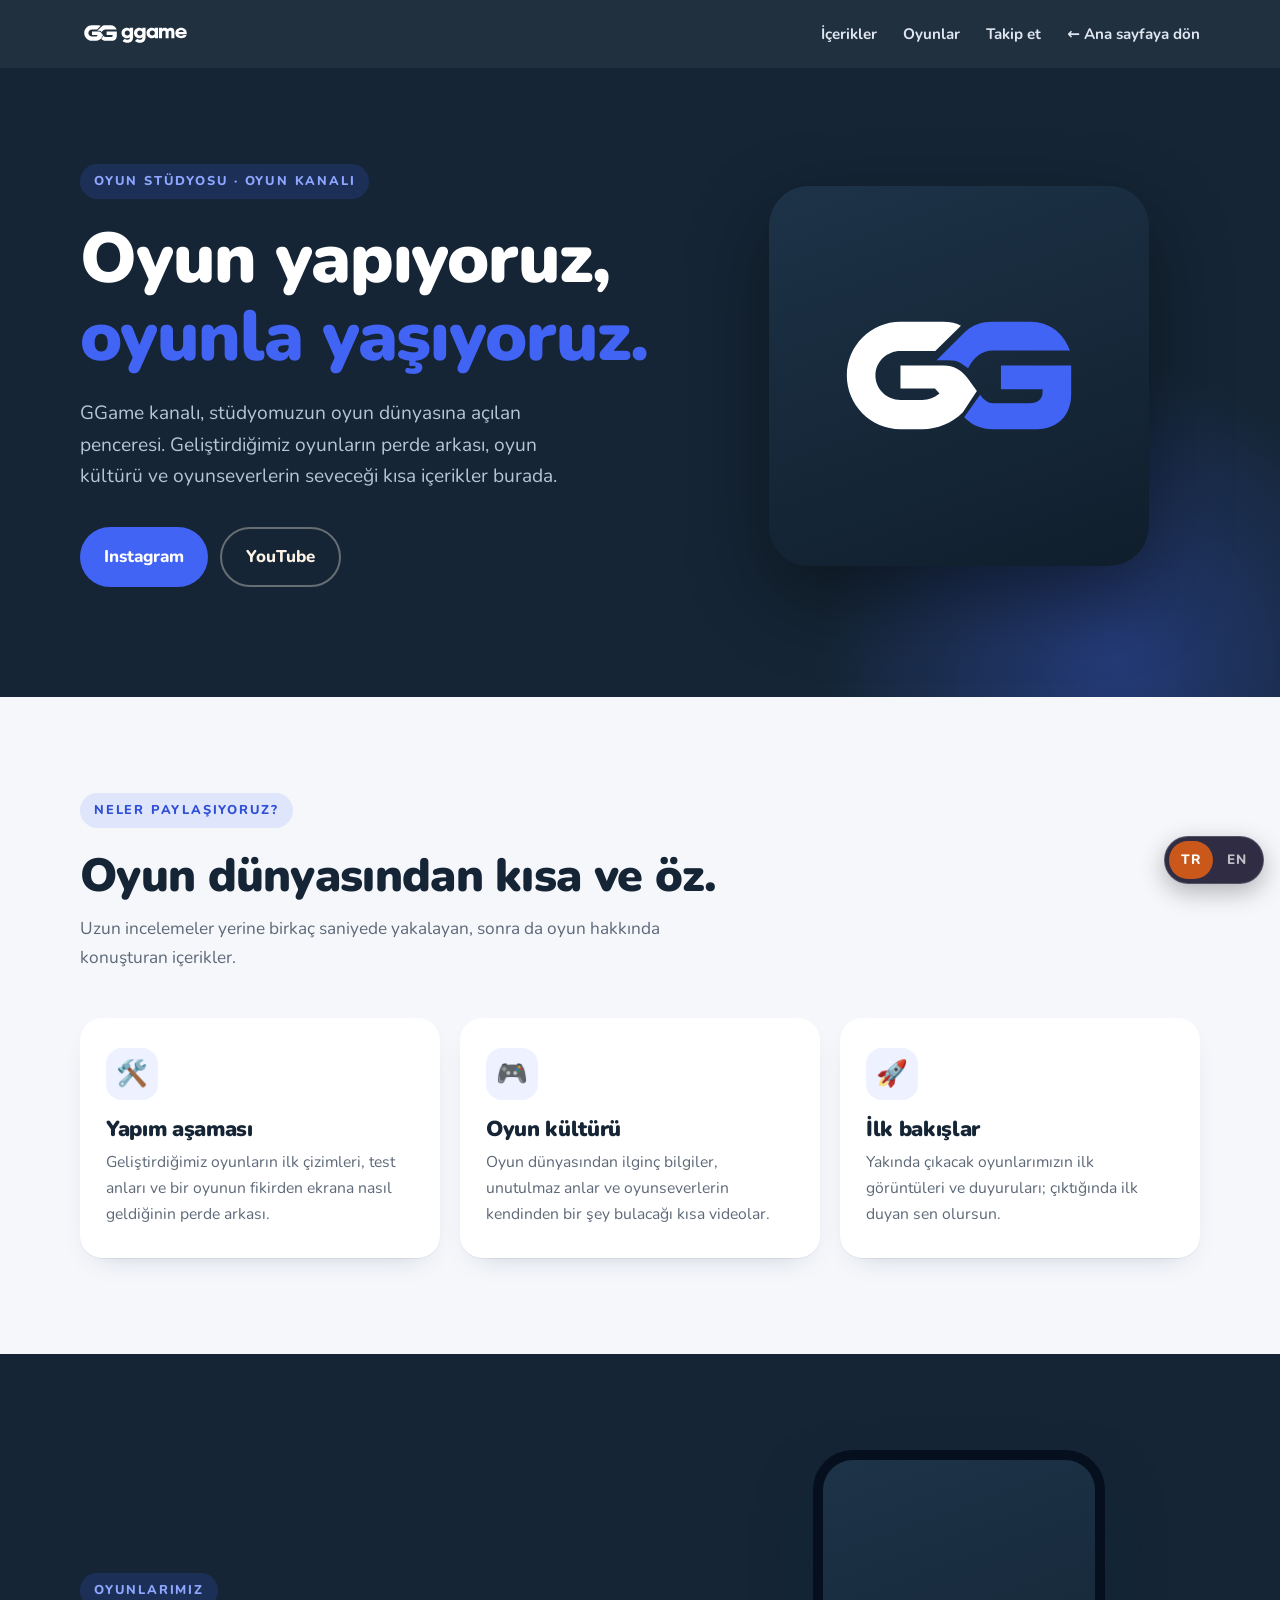
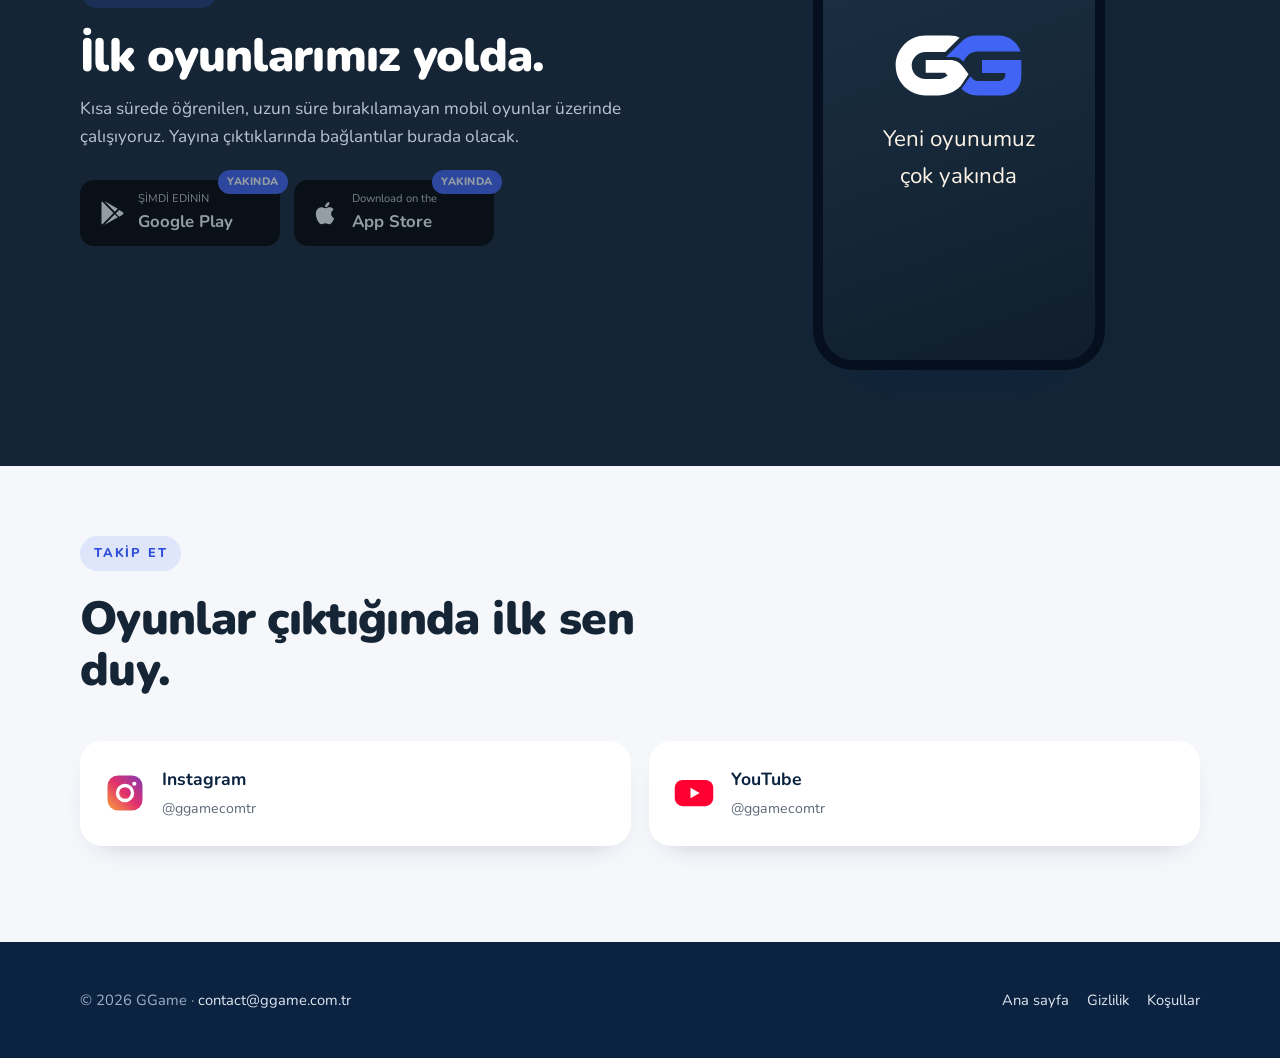
<file: ggame.html>
<!doctype html>
<html lang="tr">
<head>
<meta charset="utf-8"><meta name="viewport" content="width=device-width,initial-scale=1">
<title>GGame — Oyunlar ve oyun dünyası</title>
<meta name="description" content="GGame kanalı: geliştirdiğimiz mobil oyunlar, yapım aşaması ve oyun dünyasından içerikler.">
<meta property="og:title" content="GGame"><meta name="theme-color" content="#152535">
<link rel="icon" href="img/ggame_amblem_renkli.svg">
<link href="https://fonts.googleapis.com/css2?family=Nunito:wght@400;700;800;900&display=swap" rel="stylesheet">
<link rel="stylesheet" href="style.css?v=7">
<style>
body.gg{background:#f5f7fb}
.gg .nav{background:rgba(21,37,53,.95)}
.gg-top{background:#152535;color:#fff;position:relative;overflow:hidden;padding:96px 0 110px}
.gg-top::after{content:"";position:absolute;right:-12%;bottom:-45%;width:640px;height:640px;border-radius:50%;background:radial-gradient(circle,rgba(65,100,245,.35),transparent 65%)}
.gg-top .wrap{display:grid;grid-template-columns:1.1fr .9fr;gap:48px;align-items:center;position:relative;z-index:1}
.gg-top .eyebrow{background:rgba(65,100,245,.18);color:#8ea6ff}
.gg-top h1{font-size:clamp(2.6rem,6vw,4.4rem)}
.gg-top h1 em{font-style:normal;color:#4164F5}
.gg-top p.lead{color:#b8c3d6;font-size:1.2rem;margin:22px 0 34px;max-width:40ch}
.gg .btn-primary{background:#4164F5}
.gg .btn-primary:hover{background:#5a79ff}
.gg-mark{justify-self:center;width:min(380px,80vw);aspect-ratio:1;border-radius:40px;background:linear-gradient(160deg,#1d3348,#101e2c);display:grid;place-items:center;box-shadow:0 30px 80px rgba(0,0,0,.4);animation:float 6s ease-in-out infinite}
.gg-mark img{width:70%}
@keyframes float{0%,100%{transform:translateY(0) rotate(-2deg)}50%{transform:translateY(-12px) rotate(1deg)}}
@media(prefers-reduced-motion:reduce){.gg-mark{animation:none}}
@media(max-width:860px){.gg-top .wrap{grid-template-columns:1fr}.gg-mark{width:220px}}
.gg .sec-head .eyebrow{background:rgba(65,100,245,.12);color:#2f4fd6}
.gg .sec-head h2,.gg .card h3{color:#152535}
.gg .card .ico{background:#eef1ff}
.gg .band{background:#152535}
.gg .band .sec-head .eyebrow{background:rgba(65,100,245,.18);color:#8ea6ff}
</style>
<link rel="alternate" hreflang="tr" href="https://ggame.com.tr/ggame"><link rel="alternate" hreflang="en" href="https://ggame.com.tr/en/ggame">
</head>
<body class="gg">
<nav class="nav"><div class="wrap">
  <a class="brand" href="#"><img src="img/ggame_yatay_beyaz.svg" alt="GGame" style="width:auto;height:26px"></a>
  <ul><li><a href="#icerik">İçerikler</a></li><li><a href="#oyunlar">Oyunlar</a></li><li><a href="#takip">Takip et</a></li><li><a href="/">← Ana sayfaya dön</a></li></ul>
</div></nav>

<header class="gg-top"><div class="wrap">
  <div>
    <span class="eyebrow">Oyun stüdyosu · Oyun kanalı</span>
    <h1>Oyun yapıyoruz,<br><em>oyunla yaşıyoruz.</em></h1>
    <p class="lead">GGame kanalı, stüdyomuzun oyun dünyasına açılan penceresi. Geliştirdiğimiz oyunların perde arkası, oyun kültürü ve oyunseverlerin seveceği kısa içerikler burada.</p>
    <div class="btns">
      <a class="btn btn-primary" href="https://www.instagram.com/ggamecomtr" target="_blank" rel="noopener">Instagram</a>
      <a class="btn btn-ghost" href="https://www.youtube.com/@ggamecomtr" target="_blank" rel="noopener">YouTube</a>
    </div>
  </div>
  <div class="gg-mark" aria-hidden="true"><img src="img/ggame_amblem_koyu_zemin.svg" alt=""></div>
</div></header>

<section id="icerik"><div class="wrap">
  <div class="sec-head reveal"><span class="eyebrow">Neler paylaşıyoruz?</span><h2>Oyun dünyasından kısa ve öz.</h2>
  <p>Uzun incelemeler yerine birkaç saniyede yakalayan, sonra da oyun hakkında konuşturan içerikler.</p></div>
  <div class="cards">
    <article class="card reveal"><div class="ico">🛠️</div><h3>Yapım aşaması</h3><p>Geliştirdiğimiz oyunların ilk çizimleri, test anları ve bir oyunun fikirden ekrana nasıl geldiğinin perde arkası.</p></article>
    <article class="card reveal"><div class="ico">🎮</div><h3>Oyun kültürü</h3><p>Oyun dünyasından ilginç bilgiler, unutulmaz anlar ve oyunseverlerin kendinden bir şey bulacağı kısa videolar.</p></article>
    <article class="card reveal"><div class="ico">🚀</div><h3>İlk bakışlar</h3><p>Yakında çıkacak oyunlarımızın ilk görüntüleri ve duyuruları; çıktığında ilk duyan sen olursun.</p></article>
  </div>
</div></section>

<section id="oyunlar" class="band"><div class="wrap games">
  <div class="reveal">
    <div class="sec-head" style="margin-bottom:10px"><span class="eyebrow">Oyunlarımız</span><h2 style="color:#fff">İlk oyunlarımız yolda.</h2>
    <p>Kısa sürede öğrenilen, uzun süre bırakılamayan mobil oyunlar üzerinde çalışıyoruz. Yayına çıktıklarında bağlantılar burada olacak.</p></div>
    <div class="stores">
      <div class="store" title="Yakında"><span class="tag" style="background:#4164F5">YAKINDA</span><svg viewBox="0 0 24 24" fill="#fff"><path d="M3.6 2.2 13.3 12l-9.7 9.8c-.4-.2-.6-.6-.6-1.1V3.3c0-.5.2-.9.6-1.1Zm10.8 10.9 2.6 2.6-11.6 6.6 9-9.2Zm3.7-3.6 3 1.7c.9.5.9 1.8 0 2.3l-3 1.7-2.8-2.8 2.8-2.9ZM5.4 1.7 17 8.3l-2.6 2.6-9-9.2Z"/></svg><div><small>ŞİMDİ EDİNİN</small><b>Google Play</b></div></div>
      <div class="store" title="Yakında"><span class="tag" style="background:#4164F5">YAKINDA</span><svg viewBox="0 0 24 24" fill="#fff"><path d="M16.4 12.6c0-2.4 2-3.6 2.1-3.7-1.1-1.7-2.9-1.9-3.5-1.9-1.5-.2-2.9.9-3.7.9-.8 0-1.9-.9-3.2-.8-1.6 0-3.1 1-4 2.4-1.7 3-.4 7.3 1.2 9.7.8 1.2 1.8 2.5 3 2.4 1.2 0 1.7-.8 3.2-.8 1.5 0 1.9.8 3.2.8 1.3 0 2.2-1.2 3-2.4.9-1.4 1.3-2.7 1.3-2.8 0 0-2.6-1-2.6-3.8ZM14 5.5c.7-.8 1.1-1.9 1-3-1 0-2.1.7-2.8 1.5-.6.7-1.2 1.8-1 2.9 1.1.1 2.1-.6 2.8-1.4Z"/></svg><div><small>Download on the</small><b>App Store</b></div></div>
    </div>
  </div>
  <div class="mock reveal" style="background:linear-gradient(160deg,#1d3348,#101e2c)"><div><img src="img/ggame_amblem_koyu_zemin.svg" alt="" style="width:70%;margin:0 auto 14px">Yeni oyunumuz<br>çok yakında</div></div>
</div></section>

<section id="takip" style="padding-top:70px"><div class="wrap">
  <div class="sec-head reveal"><span class="eyebrow">Takip et</span><h2>Oyunlar çıktığında ilk sen duy.</h2></div>
  <div class="social" style="grid-template-columns:repeat(2,1fr)">
    <a class="soc reveal" href="https://www.instagram.com/ggamecomtr" target="_blank" rel="noopener"><svg viewBox="0 0 24 24"><defs><linearGradient id="ig" x1="0" y1="1" x2="1" y2="0"><stop offset="0" stop-color="#f9a13b"/><stop offset=".5" stop-color="#e1306c"/><stop offset="1" stop-color="#833ab4"/></linearGradient></defs><rect x="2" y="2" width="20" height="20" rx="6" fill="url(#ig)"/><circle cx="12" cy="12" r="4.3" fill="none" stroke="#fff" stroke-width="1.9"/><circle cx="17.3" cy="6.7" r="1.2" fill="#fff"/></svg><div><b>Instagram</b><small>@ggamecomtr</small></div></a>
    <a class="soc reveal" href="https://www.youtube.com/@ggamecomtr" target="_blank" rel="noopener"><svg viewBox="0 0 24 24"><rect x="1" y="4.5" width="22" height="15" rx="4.5" fill="#ff0033"/><path d="M10 9v6l5.2-3z" fill="#fff"/></svg><div><b>YouTube</b><small>@ggamecomtr</small></div></a>
  </div>
</div></section>

<footer><div class="wrap"><div>© 2026 GGame · <a href="mailto:contact@ggame.com.tr" style="margin:0">contact@ggame.com.tr</a></div><div><a href="/">Ana sayfa</a><a href="/gizlilik">Gizlilik</a><a href="/kosullar">Koşullar</a></div></div></footer>
<script>
const io=new IntersectionObserver(es=>es.forEach(e=>{if(e.isIntersecting){e.target.classList.add('in');io.unobserve(e.target)}}),{threshold:.12});
document.querySelectorAll('.reveal').forEach(el=>io.observe(el));
</script>
<div class="langsw" role="navigation" aria-label="Dil / Language"><a href="/ggame" hreflang="tr" lang="tr" class="on" aria-current="true">TR</a><a href="/en/ggame" hreflang="en" lang="en">EN</a></div>
</body>
</html>
</file>
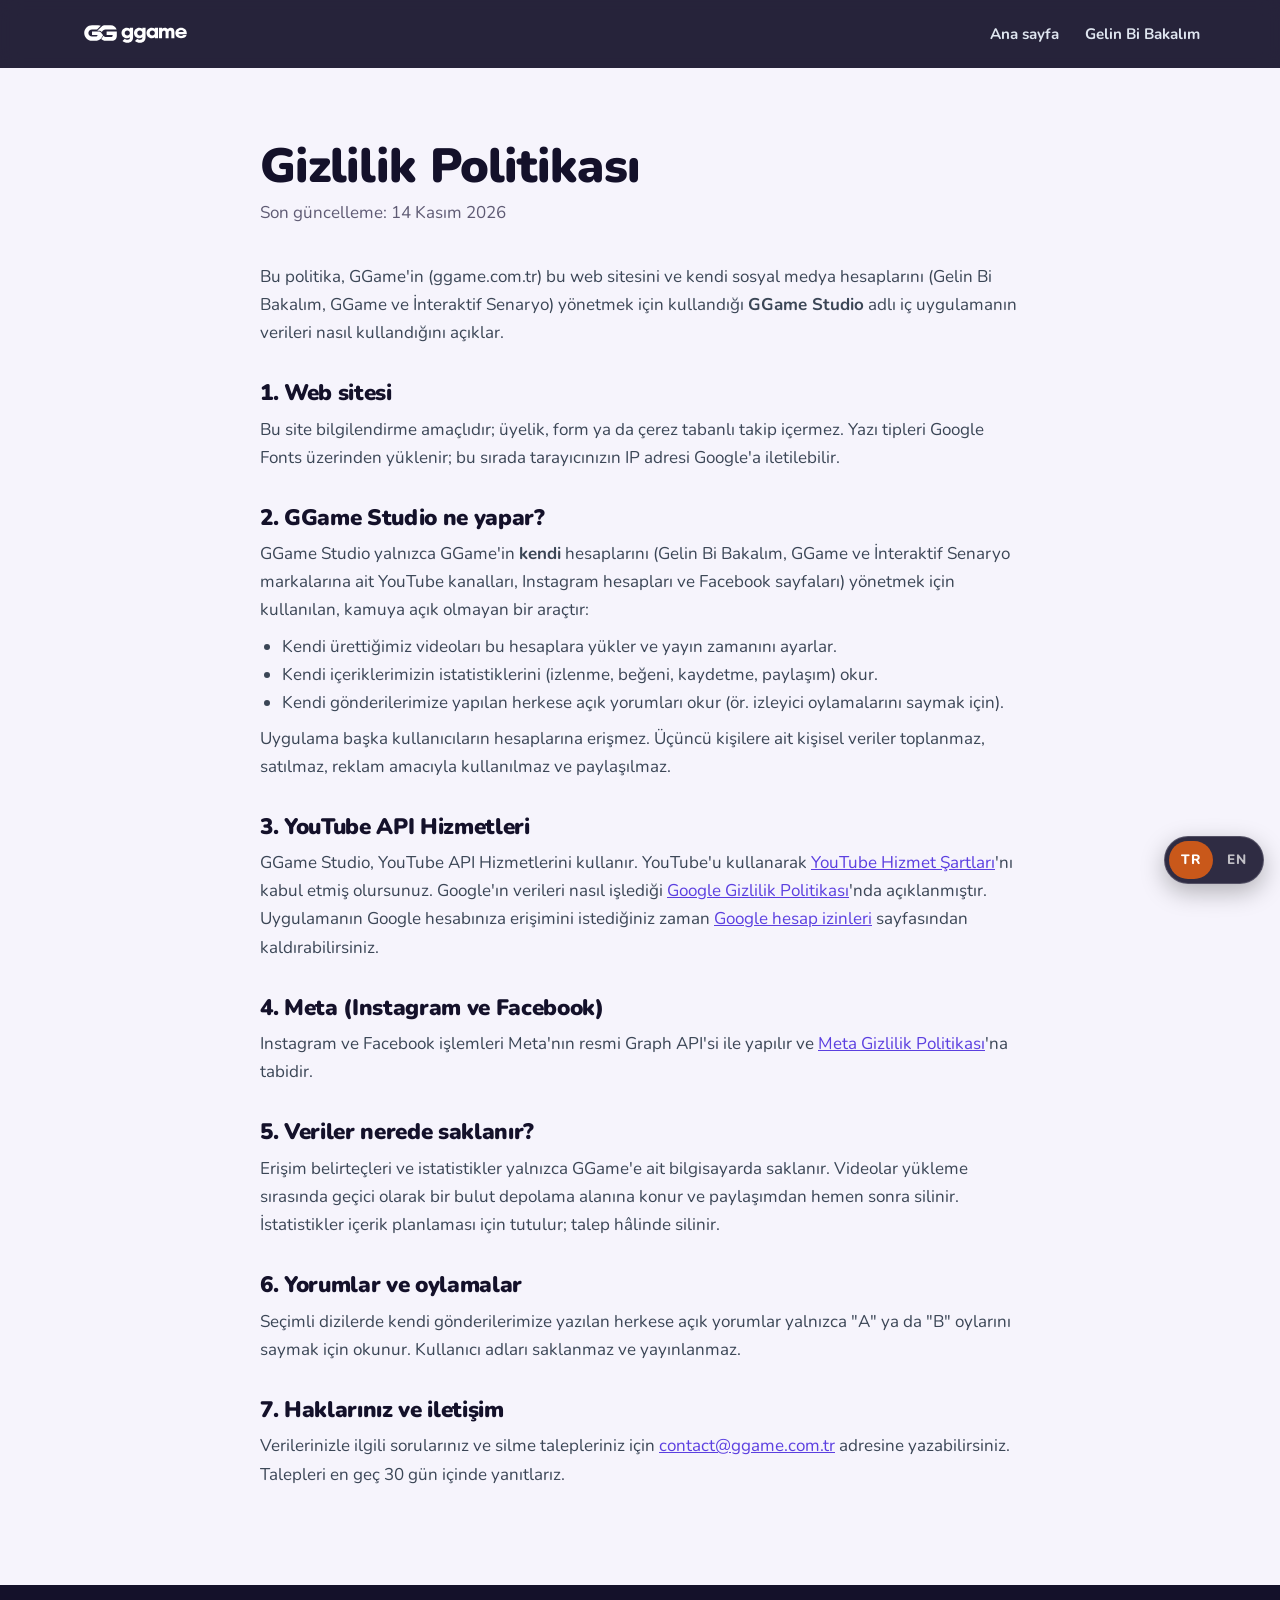
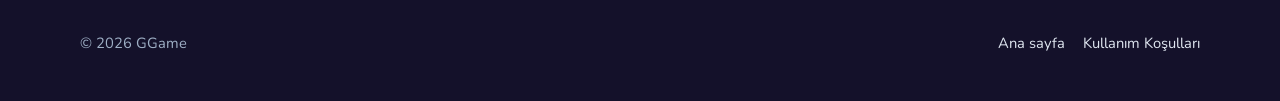
<file: gizlilik.html>
<!doctype html>
<html lang="tr">
<head>
<meta charset="utf-8"><meta name="viewport" content="width=device-width,initial-scale=1">
<title>Gizlilik Politikası — GGame</title>
<meta name="description" content="GGame gizlilik politikası ve GGame Studio'nun veri kullanımı.">
<link rel="icon" href="img/favicon.png">
<link href="https://fonts.googleapis.com/css2?family=Nunito:wght@400;700;800;900&display=swap" rel="stylesheet">
<link rel="stylesheet" href="style.css?v=7">
<link rel="alternate" hreflang="tr" href="https://ggame.com.tr/gizlilik"><link rel="alternate" hreflang="en" href="https://ggame.com.tr/en/gizlilik">
</head>
<body class="home">
<nav class="nav"><div class="wrap"><a class="brand" href="/"><img src="img/ggame_yatay_beyaz.svg" alt="GGame" style="width:auto;height:26px"></a><ul><li><a href="/">Ana sayfa</a></li><li><a href="/gelinbibakalim">Gelin Bi Bakalım</a></li></ul></div></nav>
<main class="wrap"><article class="legal">
<h1>Gizlilik Politikası</h1>
<p class="date">Son güncelleme: 14 Kasım 2026</p>

<p>Bu politika, GGame'in (ggame.com.tr) bu web sitesini ve kendi sosyal medya hesaplarını (Gelin Bi Bakalım, GGame ve İnteraktif Senaryo) yönetmek için kullandığı <b>GGame Studio</b> adlı iç uygulamanın verileri nasıl kullandığını açıklar.</p>

<h2>1. Web sitesi</h2>
<p>Bu site bilgilendirme amaçlıdır; üyelik, form ya da çerez tabanlı takip içermez. Yazı tipleri Google Fonts üzerinden yüklenir; bu sırada tarayıcınızın IP adresi Google'a iletilebilir.</p>

<h2>2. GGame Studio ne yapar?</h2>
<p>GGame Studio yalnızca GGame'in <b>kendi</b> hesaplarını (Gelin Bi Bakalım, GGame ve İnteraktif Senaryo markalarına ait YouTube kanalları, Instagram hesapları ve Facebook sayfaları) yönetmek için kullanılan, kamuya açık olmayan bir araçtır:</p>
<ul>
<li>Kendi ürettiğimiz videoları bu hesaplara yükler ve yayın zamanını ayarlar.</li>
<li>Kendi içeriklerimizin istatistiklerini (izlenme, beğeni, kaydetme, paylaşım) okur.</li>
<li>Kendi gönderilerimize yapılan herkese açık yorumları okur (ör. izleyici oylamalarını saymak için).</li>
</ul>
<p>Uygulama başka kullanıcıların hesaplarına erişmez. Üçüncü kişilere ait kişisel veriler toplanmaz, satılmaz, reklam amacıyla kullanılmaz ve paylaşılmaz.</p>

<h2>3. YouTube API Hizmetleri</h2>
<p>GGame Studio, YouTube API Hizmetlerini kullanır. YouTube'u kullanarak <a href="https://www.youtube.com/t/terms" target="_blank" rel="noopener">YouTube Hizmet Şartları</a>'nı kabul etmiş olursunuz. Google'ın verileri nasıl işlediği <a href="https://policies.google.com/privacy" target="_blank" rel="noopener">Google Gizlilik Politikası</a>'nda açıklanmıştır. Uygulamanın Google hesabınıza erişimini istediğiniz zaman <a href="https://myaccount.google.com/permissions" target="_blank" rel="noopener">Google hesap izinleri</a> sayfasından kaldırabilirsiniz.</p>

<h2>4. Meta (Instagram ve Facebook)</h2>
<p>Instagram ve Facebook işlemleri Meta'nın resmi Graph API'si ile yapılır ve <a href="https://www.facebook.com/privacy/policy" target="_blank" rel="noopener">Meta Gizlilik Politikası</a>'na tabidir.</p>

<h2>5. Veriler nerede saklanır?</h2>
<p>Erişim belirteçleri ve istatistikler yalnızca GGame'e ait bilgisayarda saklanır. Videolar yükleme sırasında geçici olarak bir bulut depolama alanına konur ve paylaşımdan hemen sonra silinir. İstatistikler içerik planlaması için tutulur; talep hâlinde silinir.</p>

<h2>6. Yorumlar ve oylamalar</h2>
<p>Seçimli dizilerde kendi gönderilerimize yazılan herkese açık yorumlar yalnızca "A" ya da "B" oylarını saymak için okunur. Kullanıcı adları saklanmaz ve yayınlanmaz.</p>

<h2>7. Haklarınız ve iletişim</h2>
<p>Verilerinizle ilgili sorularınız ve silme talepleriniz için <a href="mailto:contact@ggame.com.tr">contact@ggame.com.tr</a> adresine yazabilirsiniz. Talepleri en geç 30 gün içinde yanıtlarız.</p>
</article></main>
<footer><div class="wrap"><div>© 2026 GGame</div><div><a href="/">Ana sayfa</a><a href="/kosullar">Kullanım Koşulları</a></div></div></footer>
<div class="langsw" role="navigation" aria-label="Dil / Language"><a href="/gizlilik" hreflang="tr" lang="tr" class="on" aria-current="true">TR</a><a href="/en/gizlilik" hreflang="en" lang="en">EN</a></div>
</body>
</html>
</file>
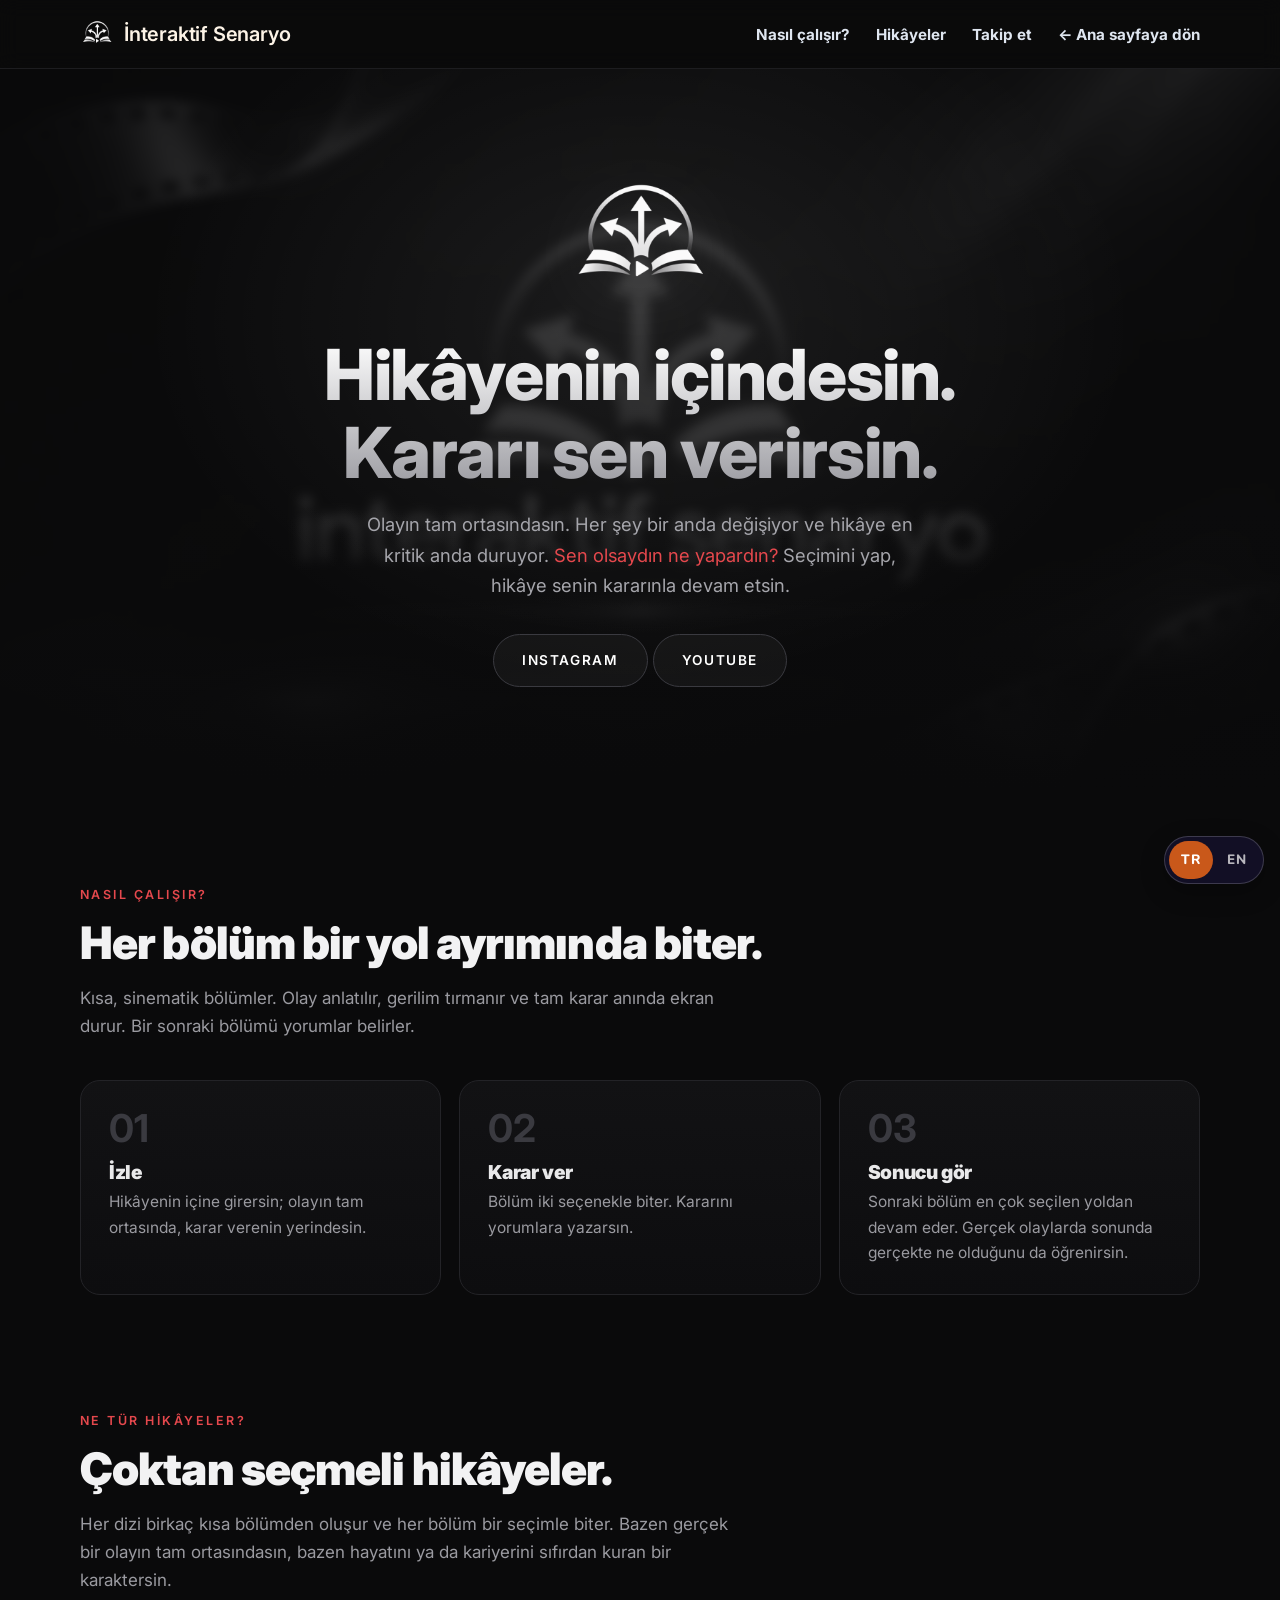
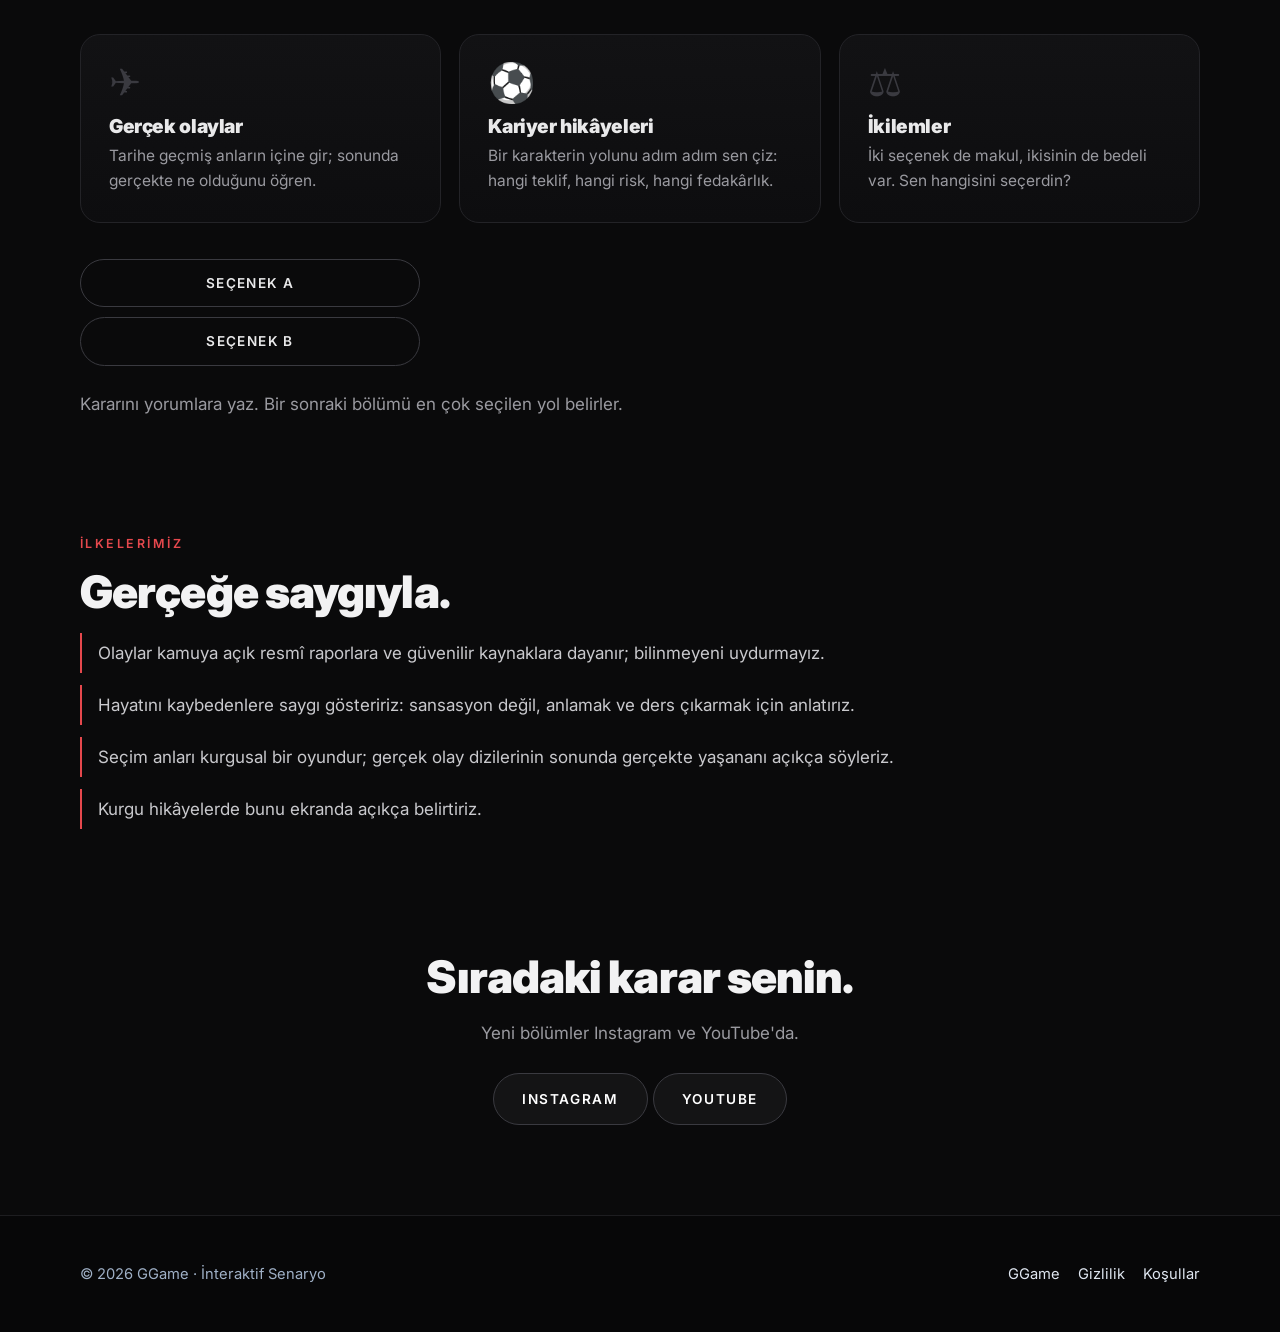
<file: interaktifsenaryo.html>
<!doctype html>
<html lang="tr">
<head>
<meta charset="utf-8"><meta name="viewport" content="width=device-width,initial-scale=1">
<title>İnteraktif Senaryo — Kararları sen vereceksin.</title>
<meta name="description" content="İnteraktif Senaryo: gerçek olayları ve kurgusal kariyer hikâyelerini kritik anlarında durduran, kararı izleyiciye bırakan seçimli kısa video dizileri. Bir GGame yapımı.">
<meta property="og:title" content="İnteraktif Senaryo"><meta property="og:image" content="https://ggame.com.tr/img/is_banner.jpg">
<meta name="theme-color" content="#0a0a0b">
<link rel="icon" href="img/is_amblem.png">
<link href="https://fonts.googleapis.com/css2?family=Inter:wght@400;600;800&family=Nunito:wght@400;700;800;900&display=swap" rel="stylesheet">
<link rel="stylesheet" href="style.css?v=7">
<style>
body.is{background:#0a0a0b;color:#e9e9ea;font-family:"Inter",system-ui,sans-serif}
.is .nav{background:rgba(10,10,11,.9);border-bottom:1px solid #1d1d20}
.is h1,.is h2,.is h3{font-family:"Inter";letter-spacing:-.02em}
.is-hero{position:relative;min-height:min(86vh,720px);display:grid;place-items:center;text-align:center;overflow:hidden;padding:80px 0}
.is-hero::before{content:"";position:absolute;inset:-20px;background:url(img/is_banner.jpg) center/cover;opacity:.14;filter:grayscale(1) blur(6px)}
.is-hero::after{content:"";position:absolute;inset:0;background:radial-gradient(ellipse at 50% 35%,rgba(255,255,255,.07),transparent 55%),linear-gradient(180deg,transparent 60%,#0a0a0b)}
.is-hero .in{position:relative;z-index:1}
.is-hero img{width:150px;margin:0 auto 28px;filter:drop-shadow(0 10px 40px rgba(255,255,255,.15))}
.is-hero h1{font-size:clamp(2.4rem,6vw,4.4rem);font-weight:800;background:linear-gradient(180deg,#fff,#9a9aa0);-webkit-background-clip:text;background-clip:text;color:transparent}
.is-hero p{color:#a5a5ab;font-size:1.15rem;margin:18px auto 34px;max-width:46ch}
.is-btn{display:inline-block;border:1px solid #3a3a40;border-radius:99px;padding:14px 28px;color:#fff;text-decoration:none;font-weight:600;letter-spacing:.12em;text-transform:uppercase;font-size:.85rem;background:rgba(255,255,255,.04);transition:background .2s}
.is-btn:hover{background:rgba(255,255,255,.12)}
.red{color:#e5484d}
.is section{padding:90px 0}
.is .lbl{font-size:.78rem;letter-spacing:.2em;text-transform:uppercase;color:#e5484d;font-weight:600}
.is h2{font-size:clamp(1.9rem,4vw,2.8rem);margin:12px 0 16px;color:#f2f2f3}
.is .muted{color:#9a9aa0;max-width:60ch}
.steps{display:grid;grid-template-columns:repeat(3,1fr);gap:18px;margin-top:40px}
.step{border:1px solid #232327;border-radius:20px;padding:28px;background:linear-gradient(180deg,#121214,#0d0d0f)}
.step b{font-size:2.4rem;color:#3a3a40;display:block;line-height:1;margin-bottom:14px}
.step h3{font-size:1.2rem;margin-bottom:6px}
.step p{color:#9a9aa0;font-size:.97rem}
@media(max-width:800px){.steps{grid-template-columns:1fr}}
.ep{display:grid;grid-template-columns:auto 1fr;gap:44px;align-items:center}
.phones{display:flex;gap:16px}
.phones img{width:200px;border-radius:26px;border:6px solid #1a1a1d;box-shadow:0 30px 60px rgba(0,0,0,.6)}
.phones img:last-child{margin-top:40px}
.choice{display:flex;flex-direction:column;gap:10px;margin:24px 0;max-width:340px}
.choice span{border:1px solid #3a3a40;border-radius:99px;padding:12px 20px;text-align:center;font-weight:600;letter-spacing:.1em;font-size:.85rem}
@media(max-width:860px){.ep{grid-template-columns:1fr}.phones img{width:44vw}}
.is footer{background:#070708;border-top:1px solid #1d1d20}
.rules li{list-style:none;border-left:2px solid #e5484d;padding:6px 0 6px 16px;margin:12px 0;color:#c9c9cd}
</style>
<link rel="alternate" hreflang="tr" href="https://ggame.com.tr/interaktifsenaryo"><link rel="alternate" hreflang="en" href="https://ggame.com.tr/en/interaktifsenaryo">
</head>
<body class="is">
<nav class="nav"><div class="wrap">
  <a class="brand" href="#" style="font-family:Inter,sans-serif;font-weight:600;letter-spacing:-.01em"><img src="img/is_amblem.png" alt="" style="width:34px">İnteraktif Senaryo</a>
  <ul><li><a href="#nasil">Nasıl çalışır?</a></li><li><a href="#bolumler">Hikâyeler</a></li><li><a href="#takip">Takip et</a></li><li><a href="/">← Ana sayfaya dön</a></li></ul>
</div></nav>

<header class="is-hero"><div class="in wrap">
  <img src="img/is_amblem.png" alt="İnteraktif Senaryo amblemi">
  <h1>Hikâyenin içindesin.<br>Kararı sen verirsin.</h1>
  <p>Olayın tam ortasındasın. Her şey bir anda değişiyor ve hikâye en kritik anda duruyor. <span class="red">Sen olsaydın ne yapardın?</span> Seçimini yap, hikâye senin kararınla devam etsin.</p>
  <a class="is-btn" href="https://www.instagram.com/interaktifsenaryo" target="_blank" rel="noopener">Instagram</a> <a class="is-btn" href="https://www.youtube.com/@interaktifsenaryo" target="_blank" rel="noopener">YouTube</a>
</div></header>

<section id="nasil"><div class="wrap">
  <span class="lbl">Nasıl çalışır?</span>
  <h2>Her bölüm bir yol ayrımında biter.</h2>
  <p class="muted">Kısa, sinematik bölümler. Olay anlatılır, gerilim tırmanır ve tam karar anında ekran durur. Bir sonraki bölümü yorumlar belirler.</p>
  <div class="steps">
    <div class="step"><b>01</b><h3>İzle</h3><p>Hikâyenin içine girersin; olayın tam ortasında, karar verenin yerindesin.</p></div>
    <div class="step"><b>02</b><h3>Karar ver</h3><p>Bölüm iki seçenekle biter. Kararını yorumlara yazarsın.</p></div>
    <div class="step"><b>03</b><h3>Sonucu gör</h3><p>Sonraki bölüm en çok seçilen yoldan devam eder. Gerçek olaylarda sonunda gerçekte ne olduğunu da öğrenirsin.</p></div>
  </div>
</div></section>

<section id="bolumler" style="padding-top:20px"><div class="wrap">
  <span class="lbl">Ne tür hikâyeler?</span>
  <h2>Çoktan seçmeli hikâyeler.</h2>
  <p class="muted">Her dizi birkaç kısa bölümden oluşur ve her bölüm bir seçimle biter. Bazen gerçek bir olayın tam ortasındasın, bazen hayatını ya da kariyerini sıfırdan kuran bir karaktersin.</p>
  <div class="steps">
    <div class="step"><b>✈</b><h3>Gerçek olaylar</h3><p>Tarihe geçmiş anların içine gir; sonunda gerçekte ne olduğunu öğren.</p></div>
    <div class="step"><b>⚽</b><h3>Kariyer hikâyeleri</h3><p>Bir karakterin yolunu adım adım sen çiz: hangi teklif, hangi risk, hangi fedakârlık.</p></div>
    <div class="step"><b>⚖</b><h3>İkilemler</h3><p>İki seçenek de makul, ikisinin de bedeli var. Sen hangisini seçerdin?</p></div>
  </div>
  <div class="choice" style="margin-top:36px"><span>SEÇENEK A</span><span>SEÇENEK B</span></div>
  <p class="muted">Kararını yorumlara yaz. Bir sonraki bölümü en çok seçilen yol belirler.</p>
</div></section>

<section style="padding-top:20px"><div class="wrap">
  <span class="lbl">İlkelerimiz</span>
  <h2>Gerçeğe saygıyla.</h2>
  <ul class="rules">
    <li>Olaylar kamuya açık resmî raporlara ve güvenilir kaynaklara dayanır; bilinmeyeni uydurmayız.</li>
    <li>Hayatını kaybedenlere saygı gösteririz: sansasyon değil, anlamak ve ders çıkarmak için anlatırız.</li>
    <li>Seçim anları kurgusal bir oyundur; gerçek olay dizilerinin sonunda gerçekte yaşananı açıkça söyleriz.</li>
    <li>Kurgu hikâyelerde bunu ekranda açıkça belirtiriz.</li>
  </ul>
</div></section>

<section id="takip" style="padding-top:10px;text-align:center"><div class="wrap">
  <h2>Sıradaki karar senin.</h2>
  <p class="muted" style="margin:0 auto 26px">Yeni bölümler Instagram ve YouTube'da.</p>
  <a class="is-btn" href="https://www.instagram.com/interaktifsenaryo" target="_blank" rel="noopener">Instagram</a> <a class="is-btn" href="https://www.youtube.com/@interaktifsenaryo" target="_blank" rel="noopener">YouTube</a>
</div></section>

<footer><div class="wrap"><div>© 2026 GGame · İnteraktif Senaryo</div><div><a href="/">GGame</a><a href="/gizlilik">Gizlilik</a><a href="/kosullar">Koşullar</a></div></div></footer>
<div class="langsw" role="navigation" aria-label="Dil / Language"><a href="/interaktifsenaryo" hreflang="tr" lang="tr" class="on" aria-current="true">TR</a><a href="/en/interaktifsenaryo" hreflang="en" lang="en">EN</a></div>
</body>
</html>
</file>
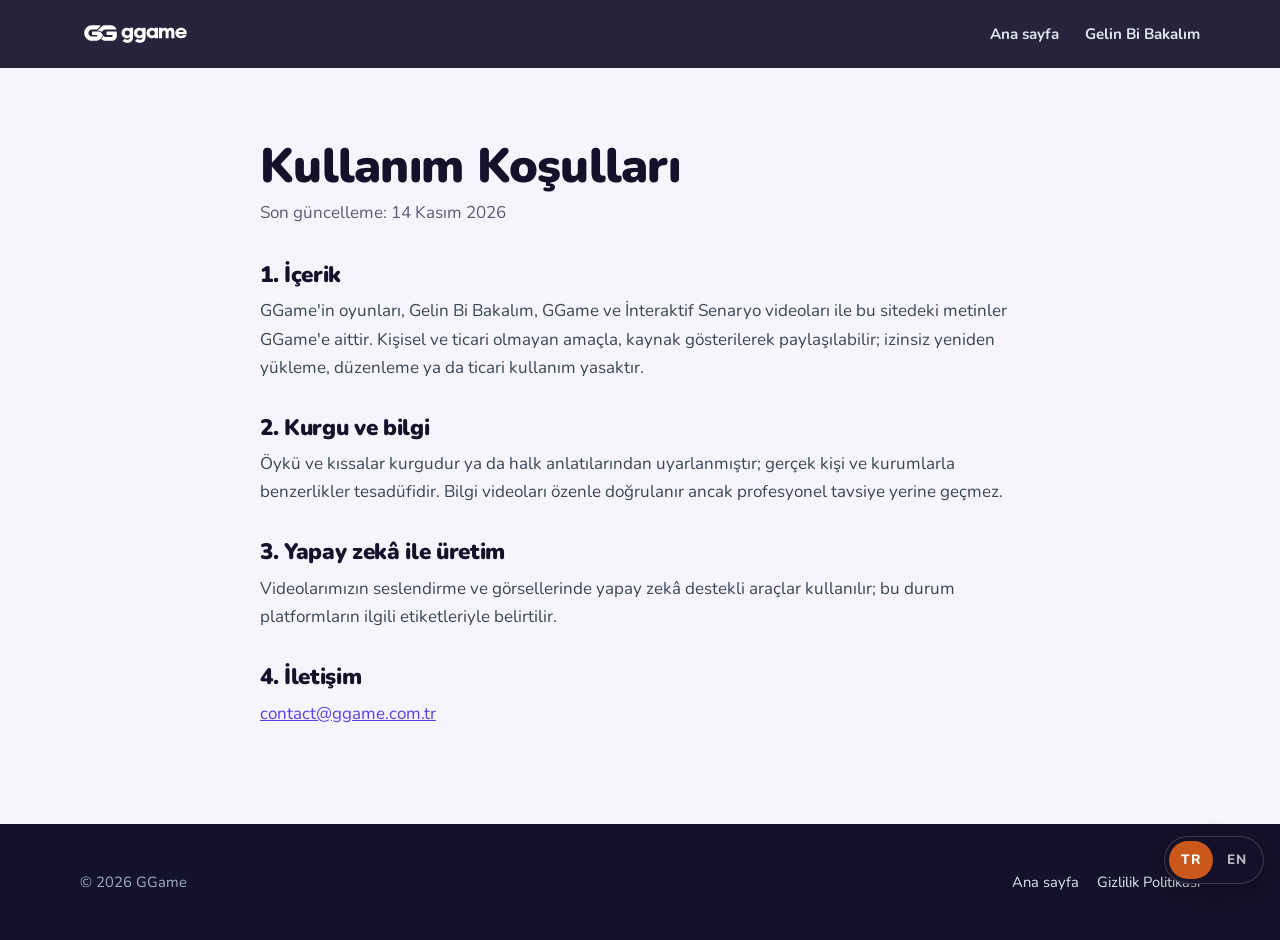
<file: kosullar.html>
<!doctype html>
<html lang="tr">
<head>
<meta charset="utf-8"><meta name="viewport" content="width=device-width,initial-scale=1">
<title>Kullanım Koşulları — GGame</title>
<link rel="icon" href="img/favicon.png">
<link href="https://fonts.googleapis.com/css2?family=Nunito:wght@400;700;800;900&display=swap" rel="stylesheet">
<link rel="stylesheet" href="style.css?v=7">
<link rel="alternate" hreflang="tr" href="https://ggame.com.tr/kosullar"><link rel="alternate" hreflang="en" href="https://ggame.com.tr/en/kosullar">
</head>
<body class="home">
<nav class="nav"><div class="wrap"><a class="brand" href="/"><img src="img/ggame_yatay_beyaz.svg" alt="GGame" style="width:auto;height:26px"></a><ul><li><a href="/">Ana sayfa</a></li><li><a href="/gelinbibakalim">Gelin Bi Bakalım</a></li></ul></div></nav>
<main class="wrap"><article class="legal">
<h1>Kullanım Koşulları</h1>
<p class="date">Son güncelleme: 14 Kasım 2026</p>
<h2>1. İçerik</h2>
<p>GGame'in oyunları, Gelin Bi Bakalım, GGame ve İnteraktif Senaryo videoları ile bu sitedeki metinler GGame'e aittir. Kişisel ve ticari olmayan amaçla, kaynak gösterilerek paylaşılabilir; izinsiz yeniden yükleme, düzenleme ya da ticari kullanım yasaktır.</p>
<h2>2. Kurgu ve bilgi</h2>
<p>Öykü ve kıssalar kurgudur ya da halk anlatılarından uyarlanmıştır; gerçek kişi ve kurumlarla benzerlikler tesadüfidir. Bilgi videoları özenle doğrulanır ancak profesyonel tavsiye yerine geçmez.</p>
<h2>3. Yapay zekâ ile üretim</h2>
<p>Videolarımızın seslendirme ve görsellerinde yapay zekâ destekli araçlar kullanılır; bu durum platformların ilgili etiketleriyle belirtilir.</p>
<h2>4. İletişim</h2>
<p><a href="mailto:contact@ggame.com.tr">contact@ggame.com.tr</a></p>
</article></main>
<footer><div class="wrap"><div>© 2026 GGame</div><div><a href="/">Ana sayfa</a><a href="/gizlilik">Gizlilik Politikası</a></div></div></footer>
<div class="langsw" role="navigation" aria-label="Dil / Language"><a href="/kosullar" hreflang="tr" lang="tr" class="on" aria-current="true">TR</a><a href="/en/kosullar" hreflang="en" lang="en">EN</a></div>
</body>
</html>
</file>
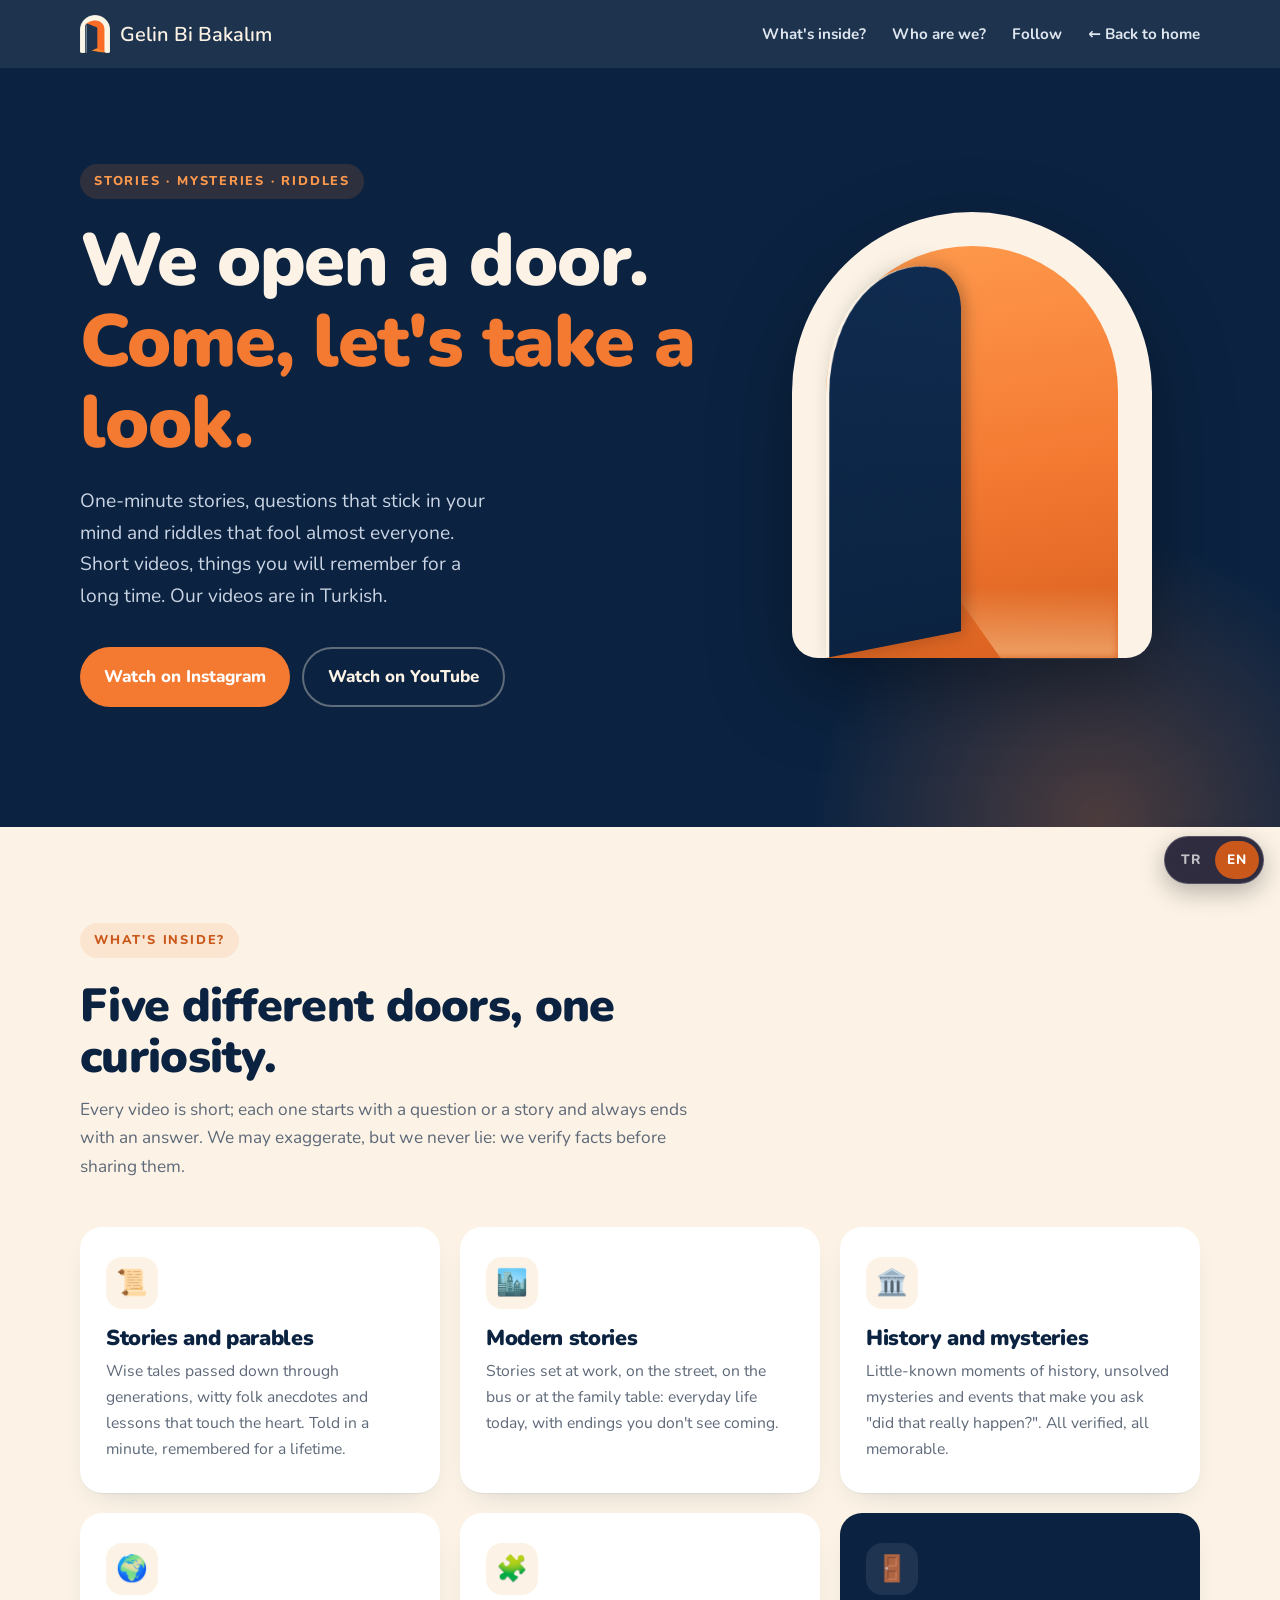
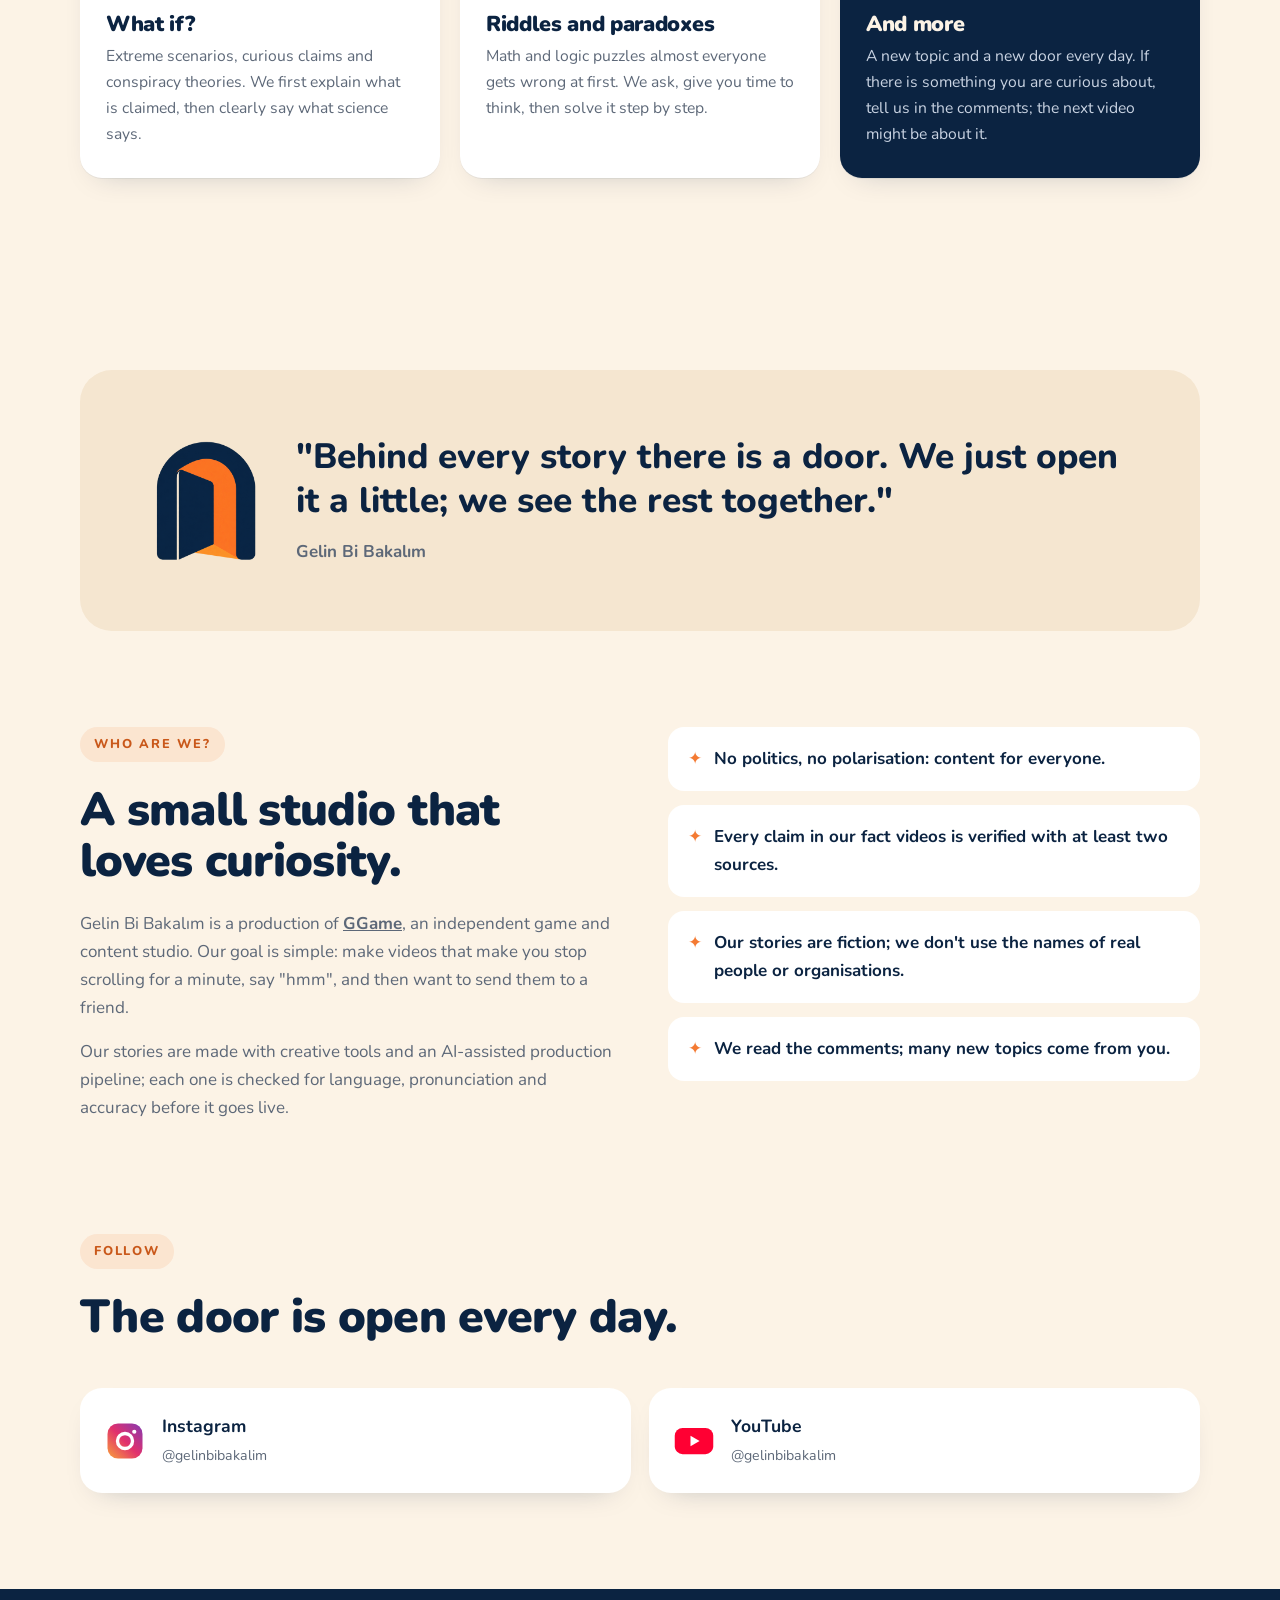
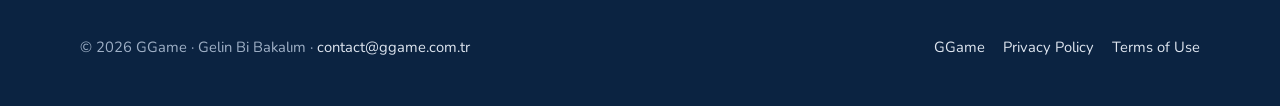
<file: en/gelinbibakalim.html>
<!doctype html>
<html lang="en">
<head>
<meta charset="utf-8">
<meta name="viewport" content="width=device-width,initial-scale=1">
<title>Gelin Bi Bakalım — Big stories in short videos</title>
<meta name="description" content="Gelin Bi Bakalım (Turkish for 'Come, let's take a look'): stories, parables, mysteries of history, surprising facts, riddles and 'what if?' scenarios. A GGame production.">
<meta property="og:title" content="Gelin Bi Bakalım">
<meta property="og:description" content="Short videos, stories that stay with you.">
<meta property="og:image" content="https://ggame.com.tr/img/og.jpg">
<meta property="og:url" content="https://ggame.com.tr/en/gelinbibakalim">
<meta name="theme-color" content="#0b2341">
<link rel="icon" href="/img/favicon.png">
<link rel="preconnect" href="https://fonts.googleapis.com"><link rel="preconnect" href="https://fonts.gstatic.com" crossorigin>
<link href="https://fonts.googleapis.com/css2?family=Nunito:wght@400;700;800;900&display=swap" rel="stylesheet">
<link rel="stylesheet" href="/style.css?v=7">
<link rel="alternate" hreflang="tr" href="https://ggame.com.tr/gelinbibakalim"><link rel="alternate" hreflang="en" href="https://ggame.com.tr/en/gelinbibakalim">
</head>
<body>

<nav class="nav"><div class="wrap">
  <a class="brand" href="#"><img src="/img/gbb_amblem_koyu.png" alt="">Gelin Bi Bakalım</a>
  <ul><li><a href="#neler">What's inside?</a></li><li><a href="#biz">Who are we?</a></li><li><a href="#takip">Follow</a></li><li><a href="/en/">← Back to home</a></li></ul>
</div></nav>

<header class="hero"><div class="wrap">
  <div>
    <span class="eyebrow">Stories · Mysteries · Riddles</span>
    <h1>We open a door.<br><em>Come, let's take a look.</em></h1>
    <p class="lead">One-minute stories, questions that stick in your mind and riddles that fool almost everyone. Short videos, things you will remember for a long time. Our videos are in Turkish.</p>
    <div class="btns">
      <a class="btn btn-primary" href="https://www.instagram.com/gelinbibakalim" target="_blank" rel="noopener">Watch on Instagram</a>
      <a class="btn btn-ghost" href="https://www.youtube.com/@gelinbibakalim" target="_blank" rel="noopener">Watch on YouTube</a>
    </div>
  </div>
  <div class="door" aria-hidden="true"><div class="arch"></div><div class="glow"></div><div class="leaf"></div></div>
</div></header>

<section id="neler"><div class="wrap">
  <div class="sec-head reveal"><span class="eyebrow">What's inside?</span><h2>Five different doors, one curiosity.</h2>
  <p>Every video is short; each one starts with a question or a story and always ends with an answer. We may exaggerate, but we never lie: we verify facts before sharing them.</p></div>
  <div class="cards">
    <article class="card reveal"><div class="ico">📜</div><h3>Stories and parables</h3><p>Wise tales passed down through generations, witty folk anecdotes and lessons that touch the heart. Told in a minute, remembered for a lifetime.</p></article>
    <article class="card reveal"><div class="ico">🏙️</div><h3>Modern stories</h3><p>Stories set at work, on the street, on the bus or at the family table: everyday life today, with endings you don't see coming.</p></article>
    <article class="card reveal"><div class="ico">🏛️</div><h3>History and mysteries</h3><p>Little-known moments of history, unsolved mysteries and events that make you ask "did that really happen?". All verified, all memorable.</p></article>
    <article class="card reveal"><div class="ico">🌍</div><h3>What if?</h3><p>Extreme scenarios, curious claims and conspiracy theories. We first explain what is claimed, then clearly say what science says.</p></article>
    <article class="card reveal"><div class="ico">🧩</div><h3>Riddles and paradoxes</h3><p>Math and logic puzzles almost everyone gets wrong at first. We ask, give you time to think, then solve it step by step.</p></article>
    <article class="card reveal" style="background:var(--navy);color:var(--cream)"><div class="ico" style="background:rgba(255,255,255,.08)">🚪</div><h3 style="color:var(--cream)">And more</h3><p style="color:#c9d3e2">A new topic and a new door every day. If there is something you are curious about, tell us in the comments; the next video might be about it.</p></article>
  </div>
</div></section>

<section><div class="wrap">
  <div class="quote reveal"><img src="/img/amblem.png" alt="Gelin Bi Bakalım emblem">
    <div><blockquote>"Behind every story there is a door. We just open it a little; we see the rest together."</blockquote><cite>Gelin Bi Bakalım</cite></div>
  </div>
</div></section>

<section id="biz" style="padding-top:0"><div class="wrap about">
  <div class="reveal"><div class="sec-head" style="margin-bottom:24px"><span class="eyebrow">Who are we?</span><h2>A small studio that loves curiosity.</h2></div>
    <p>Gelin Bi Bakalım is a production of <a href="/en/"><b>GGame</b></a>, an independent game and content studio. Our goal is simple: make videos that make you stop scrolling for a minute, say "hmm", and then want to send them to a friend.</p>
    <p>Our stories are made with creative tools and an AI-assisted production pipeline; each one is checked for language, pronunciation and accuracy before it goes live.</p>
  </div>
  <ul class="reveal">
    <li><span>✦</span>No politics, no polarisation: content for everyone.</li>
    <li><span>✦</span>Every claim in our fact videos is verified with at least two sources.</li>
    <li><span>✦</span>Our stories are fiction; we don't use the names of real people or organisations.</li>
    <li><span>✦</span>We read the comments; many new topics come from you.</li>
  </ul>
</div></section>

<section id="takip" style="padding-top:0"><div class="wrap">
  <div class="sec-head reveal"><span class="eyebrow">Follow</span><h2>The door is open every day.</h2></div>
  <div class="social" style="grid-template-columns:repeat(2,1fr)">
    <a class="soc reveal" href="https://www.instagram.com/gelinbibakalim" target="_blank" rel="noopener"><svg viewBox="0 0 24 24"><defs><linearGradient id="ig" x1="0" y1="1" x2="1" y2="0"><stop offset="0" stop-color="#f9a13b"/><stop offset=".5" stop-color="#e1306c"/><stop offset="1" stop-color="#833ab4"/></linearGradient></defs><rect x="2" y="2" width="20" height="20" rx="6" fill="url(#ig)"/><circle cx="12" cy="12" r="4.3" fill="none" stroke="#fff" stroke-width="1.9"/><circle cx="17.3" cy="6.7" r="1.2" fill="#fff"/></svg><div><b>Instagram</b><small>@gelinbibakalim</small></div></a>
    <a class="soc reveal" href="https://www.youtube.com/@gelinbibakalim" target="_blank" rel="noopener"><svg viewBox="0 0 24 24"><rect x="1" y="4.5" width="22" height="15" rx="4.5" fill="#ff0033"/><path d="M10 9v6l5.2-3z" fill="#fff"/></svg><div><b>YouTube</b><small>@gelinbibakalim</small></div></a>
  </div>
</div></section>

<footer><div class="wrap">
  <div>© 2026 GGame · Gelin Bi Bakalım · <a href="mailto:contact@ggame.com.tr" style="margin:0">contact@ggame.com.tr</a></div>
  <div><a href="/en/">GGame</a><a href="/en/gizlilik">Privacy Policy</a><a href="/en/kosullar">Terms of Use</a></div>
</div></footer>

<script>
const io=new IntersectionObserver(es=>es.forEach(e=>{if(e.isIntersecting){e.target.classList.add('in');io.unobserve(e.target)}}),{threshold:.12});
document.querySelectorAll('.reveal').forEach(el=>io.observe(el));
</script>
<div class="langsw" role="navigation" aria-label="Dil / Language"><a href="/gelinbibakalim" hreflang="tr" lang="tr">TR</a><a href="/en/gelinbibakalim" hreflang="en" lang="en" class="on" aria-current="true">EN</a></div>
</body>
</html>
</file>
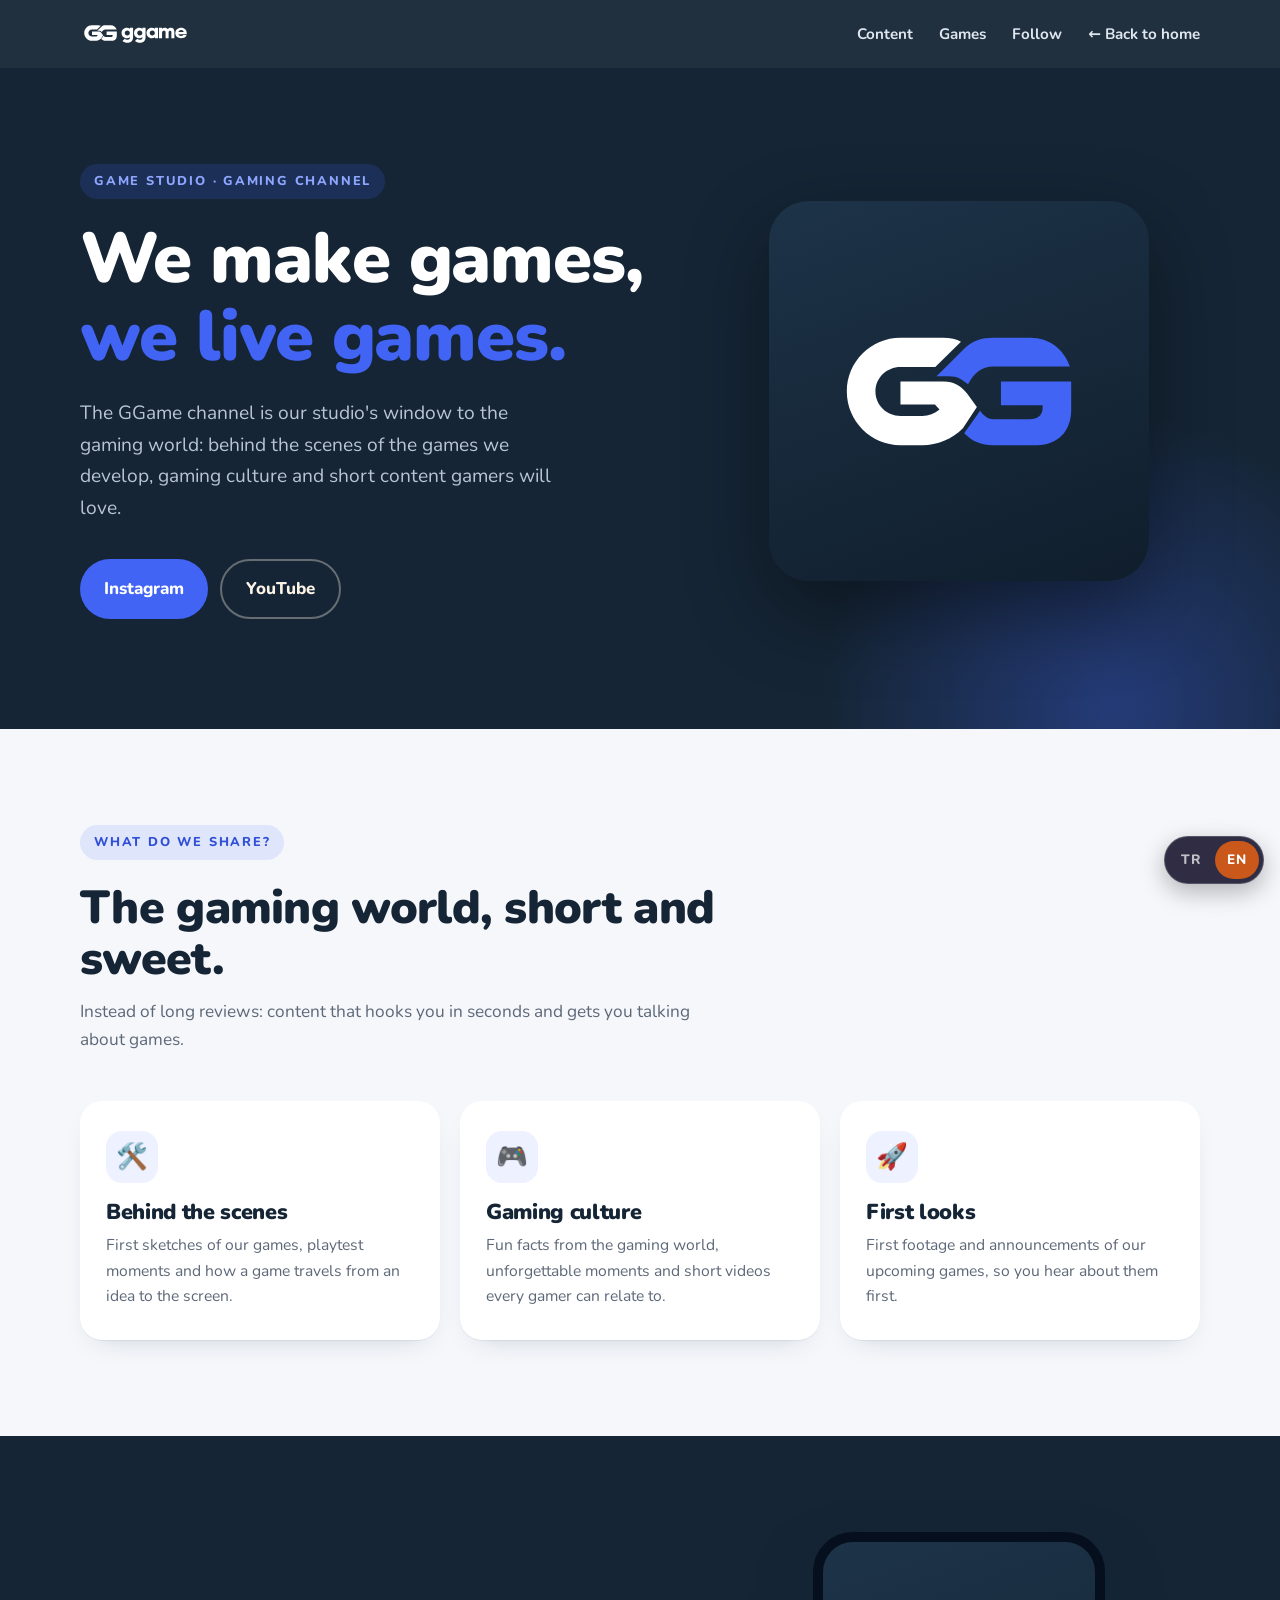
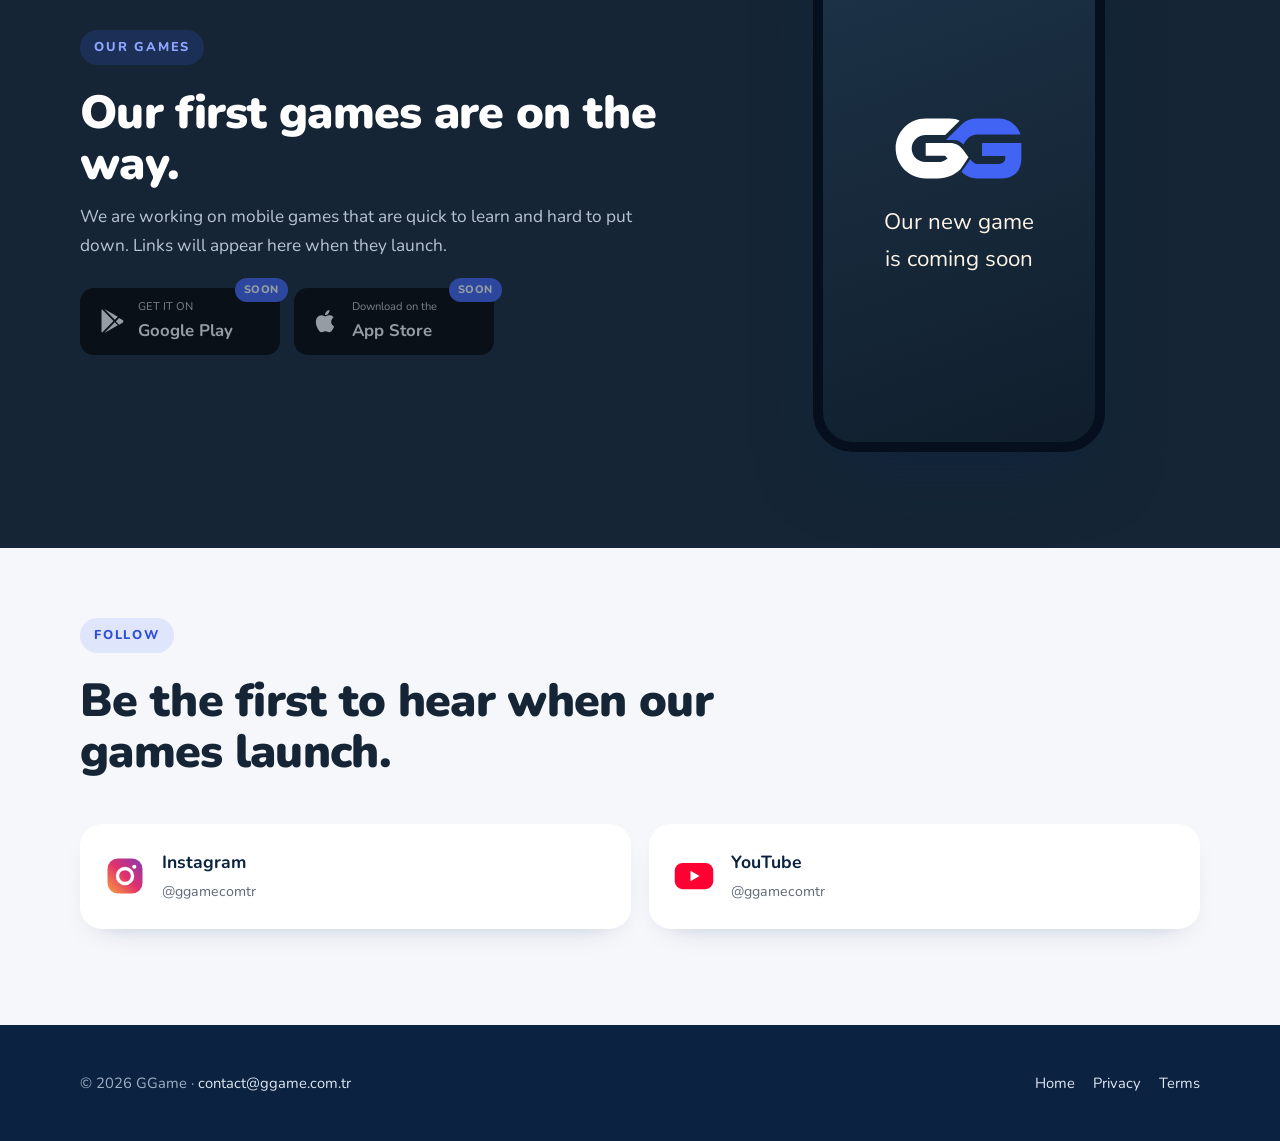
<file: en/ggame.html>
<!doctype html>
<html lang="en">
<head>
<meta charset="utf-8"><meta name="viewport" content="width=device-width,initial-scale=1">
<title>GGame — Games and the gaming world</title>
<meta name="description" content="The GGame channel: the mobile games we develop, behind-the-scenes and content from the gaming world.">
<meta property="og:title" content="GGame"><meta name="theme-color" content="#152535">
<link rel="icon" href="/img/ggame_amblem_renkli.svg">
<link href="https://fonts.googleapis.com/css2?family=Nunito:wght@400;700;800;900&display=swap" rel="stylesheet">
<link rel="stylesheet" href="/style.css?v=7">
<style>
body.gg{background:#f5f7fb}
.gg .nav{background:rgba(21,37,53,.95)}
.gg-top{background:#152535;color:#fff;position:relative;overflow:hidden;padding:96px 0 110px}
.gg-top::after{content:"";position:absolute;right:-12%;bottom:-45%;width:640px;height:640px;border-radius:50%;background:radial-gradient(circle,rgba(65,100,245,.35),transparent 65%)}
.gg-top .wrap{display:grid;grid-template-columns:1.1fr .9fr;gap:48px;align-items:center;position:relative;z-index:1}
.gg-top .eyebrow{background:rgba(65,100,245,.18);color:#8ea6ff}
.gg-top h1{font-size:clamp(2.6rem,6vw,4.4rem)}
.gg-top h1 em{font-style:normal;color:#4164F5}
.gg-top p.lead{color:#b8c3d6;font-size:1.2rem;margin:22px 0 34px;max-width:40ch}
.gg .btn-primary{background:#4164F5}
.gg .btn-primary:hover{background:#5a79ff}
.gg-mark{justify-self:center;width:min(380px,80vw);aspect-ratio:1;border-radius:40px;background:linear-gradient(160deg,#1d3348,#101e2c);display:grid;place-items:center;box-shadow:0 30px 80px rgba(0,0,0,.4);animation:float 6s ease-in-out infinite}
.gg-mark img{width:70%}
@keyframes float{0%,100%{transform:translateY(0) rotate(-2deg)}50%{transform:translateY(-12px) rotate(1deg)}}
@media(prefers-reduced-motion:reduce){.gg-mark{animation:none}}
@media(max-width:860px){.gg-top .wrap{grid-template-columns:1fr}.gg-mark{width:220px}}
.gg .sec-head .eyebrow{background:rgba(65,100,245,.12);color:#2f4fd6}
.gg .sec-head h2,.gg .card h3{color:#152535}
.gg .card .ico{background:#eef1ff}
.gg .band{background:#152535}
.gg .band .sec-head .eyebrow{background:rgba(65,100,245,.18);color:#8ea6ff}
</style>
<link rel="alternate" hreflang="tr" href="https://ggame.com.tr/ggame"><link rel="alternate" hreflang="en" href="https://ggame.com.tr/en/ggame">
</head>
<body class="gg">
<nav class="nav"><div class="wrap">
  <a class="brand" href="#"><img src="/img/ggame_yatay_beyaz.svg" alt="GGame" style="width:auto;height:26px"></a>
  <ul><li><a href="#icerik">Content</a></li><li><a href="#oyunlar">Games</a></li><li><a href="#takip">Follow</a></li><li><a href="/en/">← Back to home</a></li></ul>
</div></nav>

<header class="gg-top"><div class="wrap">
  <div>
    <span class="eyebrow">Game studio · Gaming channel</span>
    <h1>We make games,<br><em>we live games.</em></h1>
    <p class="lead">The GGame channel is our studio's window to the gaming world: behind the scenes of the games we develop, gaming culture and short content gamers will love.</p>
    <div class="btns">
      <a class="btn btn-primary" href="https://www.instagram.com/ggamecomtr" target="_blank" rel="noopener">Instagram</a>
      <a class="btn btn-ghost" href="https://www.youtube.com/@ggamecomtr" target="_blank" rel="noopener">YouTube</a>
    </div>
  </div>
  <div class="gg-mark" aria-hidden="true"><img src="/img/ggame_amblem_koyu_zemin.svg" alt=""></div>
</div></header>

<section id="icerik"><div class="wrap">
  <div class="sec-head reveal"><span class="eyebrow">What do we share?</span><h2>The gaming world, short and sweet.</h2>
  <p>Instead of long reviews: content that hooks you in seconds and gets you talking about games.</p></div>
  <div class="cards">
    <article class="card reveal"><div class="ico">🛠️</div><h3>Behind the scenes</h3><p>First sketches of our games, playtest moments and how a game travels from an idea to the screen.</p></article>
    <article class="card reveal"><div class="ico">🎮</div><h3>Gaming culture</h3><p>Fun facts from the gaming world, unforgettable moments and short videos every gamer can relate to.</p></article>
    <article class="card reveal"><div class="ico">🚀</div><h3>First looks</h3><p>First footage and announcements of our upcoming games, so you hear about them first.</p></article>
  </div>
</div></section>

<section id="oyunlar" class="band"><div class="wrap games">
  <div class="reveal">
    <div class="sec-head" style="margin-bottom:10px"><span class="eyebrow">Our games</span><h2 style="color:#fff">Our first games are on the way.</h2>
    <p>We are working on mobile games that are quick to learn and hard to put down. Links will appear here when they launch.</p></div>
    <div class="stores">
      <div class="store" title="Coming soon"><span class="tag" style="background:#4164F5">SOON</span><svg viewBox="0 0 24 24" fill="#fff"><path d="M3.6 2.2 13.3 12l-9.7 9.8c-.4-.2-.6-.6-.6-1.1V3.3c0-.5.2-.9.6-1.1Zm10.8 10.9 2.6 2.6-11.6 6.6 9-9.2Zm3.7-3.6 3 1.7c.9.5.9 1.8 0 2.3l-3 1.7-2.8-2.8 2.8-2.9ZM5.4 1.7 17 8.3l-2.6 2.6-9-9.2Z"/></svg><div><small>GET IT ON</small><b>Google Play</b></div></div>
      <div class="store" title="Coming soon"><span class="tag" style="background:#4164F5">SOON</span><svg viewBox="0 0 24 24" fill="#fff"><path d="M16.4 12.6c0-2.4 2-3.6 2.1-3.7-1.1-1.7-2.9-1.9-3.5-1.9-1.5-.2-2.9.9-3.7.9-.8 0-1.9-.9-3.2-.8-1.6 0-3.1 1-4 2.4-1.7 3-.4 7.3 1.2 9.7.8 1.2 1.8 2.5 3 2.4 1.2 0 1.7-.8 3.2-.8 1.5 0 1.9.8 3.2.8 1.3 0 2.2-1.2 3-2.4.9-1.4 1.3-2.7 1.3-2.8 0 0-2.6-1-2.6-3.8ZM14 5.5c.7-.8 1.1-1.9 1-3-1 0-2.1.7-2.8 1.5-.6.7-1.2 1.8-1 2.9 1.1.1 2.1-.6 2.8-1.4Z"/></svg><div><small>Download on the</small><b>App Store</b></div></div>
    </div>
  </div>
  <div class="mock reveal" style="background:linear-gradient(160deg,#1d3348,#101e2c)"><div><img src="/img/ggame_amblem_koyu_zemin.svg" alt="" style="width:70%;margin:0 auto 14px">Our new game<br>is coming soon</div></div>
</div></section>

<section id="takip" style="padding-top:70px"><div class="wrap">
  <div class="sec-head reveal"><span class="eyebrow">Follow</span><h2>Be the first to hear when our games launch.</h2></div>
  <div class="social" style="grid-template-columns:repeat(2,1fr)">
    <a class="soc reveal" href="https://www.instagram.com/ggamecomtr" target="_blank" rel="noopener"><svg viewBox="0 0 24 24"><defs><linearGradient id="ig" x1="0" y1="1" x2="1" y2="0"><stop offset="0" stop-color="#f9a13b"/><stop offset=".5" stop-color="#e1306c"/><stop offset="1" stop-color="#833ab4"/></linearGradient></defs><rect x="2" y="2" width="20" height="20" rx="6" fill="url(#ig)"/><circle cx="12" cy="12" r="4.3" fill="none" stroke="#fff" stroke-width="1.9"/><circle cx="17.3" cy="6.7" r="1.2" fill="#fff"/></svg><div><b>Instagram</b><small>@ggamecomtr</small></div></a>
    <a class="soc reveal" href="https://www.youtube.com/@ggamecomtr" target="_blank" rel="noopener"><svg viewBox="0 0 24 24"><rect x="1" y="4.5" width="22" height="15" rx="4.5" fill="#ff0033"/><path d="M10 9v6l5.2-3z" fill="#fff"/></svg><div><b>YouTube</b><small>@ggamecomtr</small></div></a>
  </div>
</div></section>

<footer><div class="wrap"><div>© 2026 GGame · <a href="mailto:contact@ggame.com.tr" style="margin:0">contact@ggame.com.tr</a></div><div><a href="/en/">Home</a><a href="/en/gizlilik">Privacy</a><a href="/en/kosullar">Terms</a></div></div></footer>
<script>
const io=new IntersectionObserver(es=>es.forEach(e=>{if(e.isIntersecting){e.target.classList.add('in');io.unobserve(e.target)}}),{threshold:.12});
document.querySelectorAll('.reveal').forEach(el=>io.observe(el));
</script>
<div class="langsw" role="navigation" aria-label="Dil / Language"><a href="/ggame" hreflang="tr" lang="tr">TR</a><a href="/en/ggame" hreflang="en" lang="en" class="on" aria-current="true">EN</a></div>
</body>
</html>
</file>
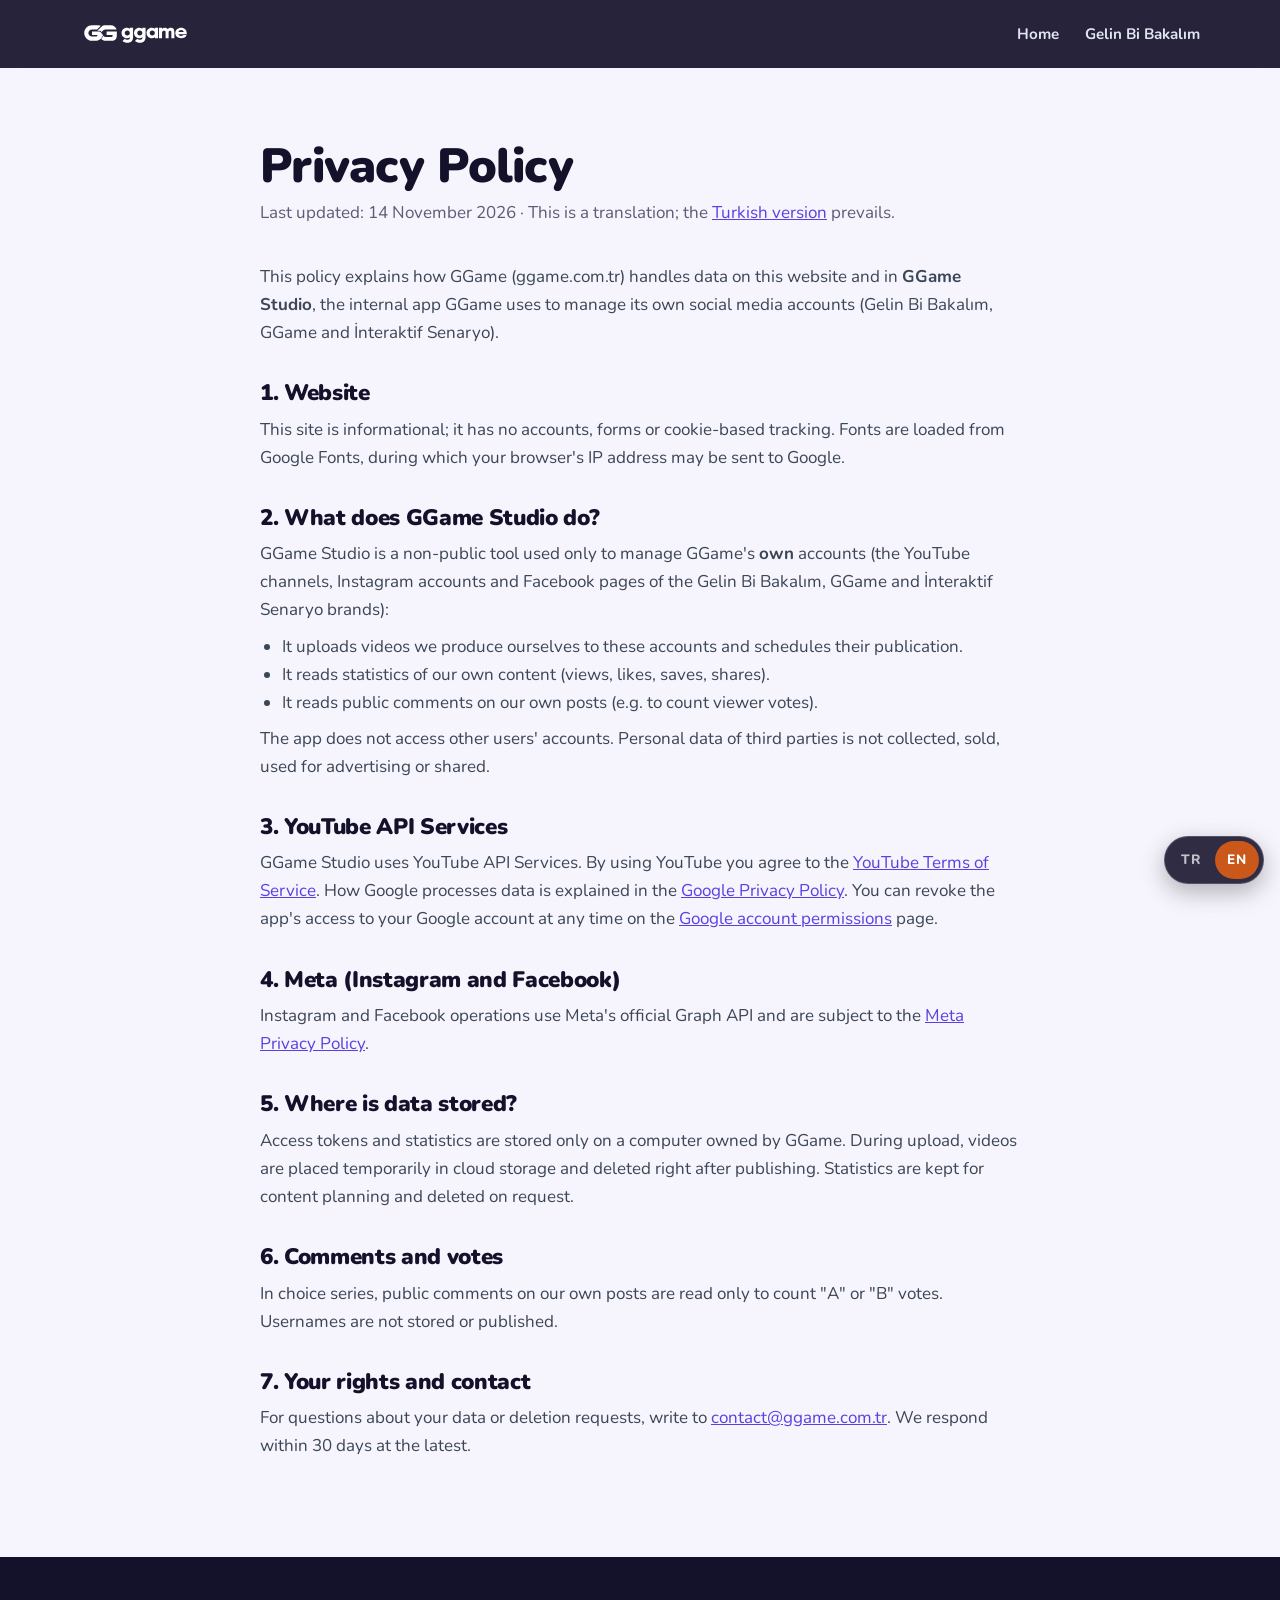
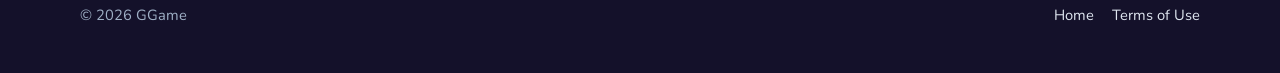
<file: en/gizlilik.html>
<!doctype html>
<html lang="en">
<head>
<meta charset="utf-8"><meta name="viewport" content="width=device-width,initial-scale=1">
<title>Privacy Policy — GGame</title>
<meta name="description" content="GGame privacy policy and how the GGame Studio app uses data.">
<link rel="icon" href="/img/favicon.png">
<link href="https://fonts.googleapis.com/css2?family=Nunito:wght@400;700;800;900&display=swap" rel="stylesheet">
<link rel="stylesheet" href="/style.css?v=7">
<link rel="alternate" hreflang="tr" href="https://ggame.com.tr/gizlilik"><link rel="alternate" hreflang="en" href="https://ggame.com.tr/en/gizlilik">
</head>
<body class="home">
<nav class="nav"><div class="wrap"><a class="brand" href="/en/"><img src="/img/ggame_yatay_beyaz.svg" alt="GGame" style="width:auto;height:26px"></a><ul><li><a href="/en/">Home</a></li><li><a href="/en/gelinbibakalim">Gelin Bi Bakalım</a></li></ul></div></nav>
<main class="wrap"><article class="legal">
<h1>Privacy Policy</h1>
<p class="date">Last updated: 14 November 2026 · This is a translation; the <a href="https://ggame.com.tr/gizlilik">Turkish version</a> prevails.</p>

<p>This policy explains how GGame (ggame.com.tr) handles data on this website and in <b>GGame Studio</b>, the internal app GGame uses to manage its own social media accounts (Gelin Bi Bakalım, GGame and İnteraktif Senaryo).</p>

<h2>1. Website</h2>
<p>This site is informational; it has no accounts, forms or cookie-based tracking. Fonts are loaded from Google Fonts, during which your browser's IP address may be sent to Google.</p>

<h2>2. What does GGame Studio do?</h2>
<p>GGame Studio is a non-public tool used only to manage GGame's <b>own</b> accounts (the YouTube channels, Instagram accounts and Facebook pages of the Gelin Bi Bakalım, GGame and İnteraktif Senaryo brands):</p>
<ul>
<li>It uploads videos we produce ourselves to these accounts and schedules their publication.</li>
<li>It reads statistics of our own content (views, likes, saves, shares).</li>
<li>It reads public comments on our own posts (e.g. to count viewer votes).</li>
</ul>
<p>The app does not access other users' accounts. Personal data of third parties is not collected, sold, used for advertising or shared.</p>

<h2>3. YouTube API Services</h2>
<p>GGame Studio uses YouTube API Services. By using YouTube you agree to the <a href="https://www.youtube.com/t/terms" target="_blank" rel="noopener">YouTube Terms of Service</a>. How Google processes data is explained in the <a href="https://policies.google.com/privacy" target="_blank" rel="noopener">Google Privacy Policy</a>. You can revoke the app's access to your Google account at any time on the <a href="https://myaccount.google.com/permissions" target="_blank" rel="noopener">Google account permissions</a> page.</p>

<h2>4. Meta (Instagram and Facebook)</h2>
<p>Instagram and Facebook operations use Meta's official Graph API and are subject to the <a href="https://www.facebook.com/privacy/policy" target="_blank" rel="noopener">Meta Privacy Policy</a>.</p>

<h2>5. Where is data stored?</h2>
<p>Access tokens and statistics are stored only on a computer owned by GGame. During upload, videos are placed temporarily in cloud storage and deleted right after publishing. Statistics are kept for content planning and deleted on request.</p>

<h2>6. Comments and votes</h2>
<p>In choice series, public comments on our own posts are read only to count "A" or "B" votes. Usernames are not stored or published.</p>

<h2>7. Your rights and contact</h2>
<p>For questions about your data or deletion requests, write to <a href="mailto:contact@ggame.com.tr">contact@ggame.com.tr</a>. We respond within 30 days at the latest.</p>
</article></main>
<footer><div class="wrap"><div>© 2026 GGame</div><div><a href="/en/">Home</a><a href="/en/kosullar">Terms of Use</a></div></div></footer>
<div class="langsw" role="navigation" aria-label="Dil / Language"><a href="/gizlilik" hreflang="tr" lang="tr">TR</a><a href="/en/gizlilik" hreflang="en" lang="en" class="on" aria-current="true">EN</a></div>
</body>
</html>
</file>
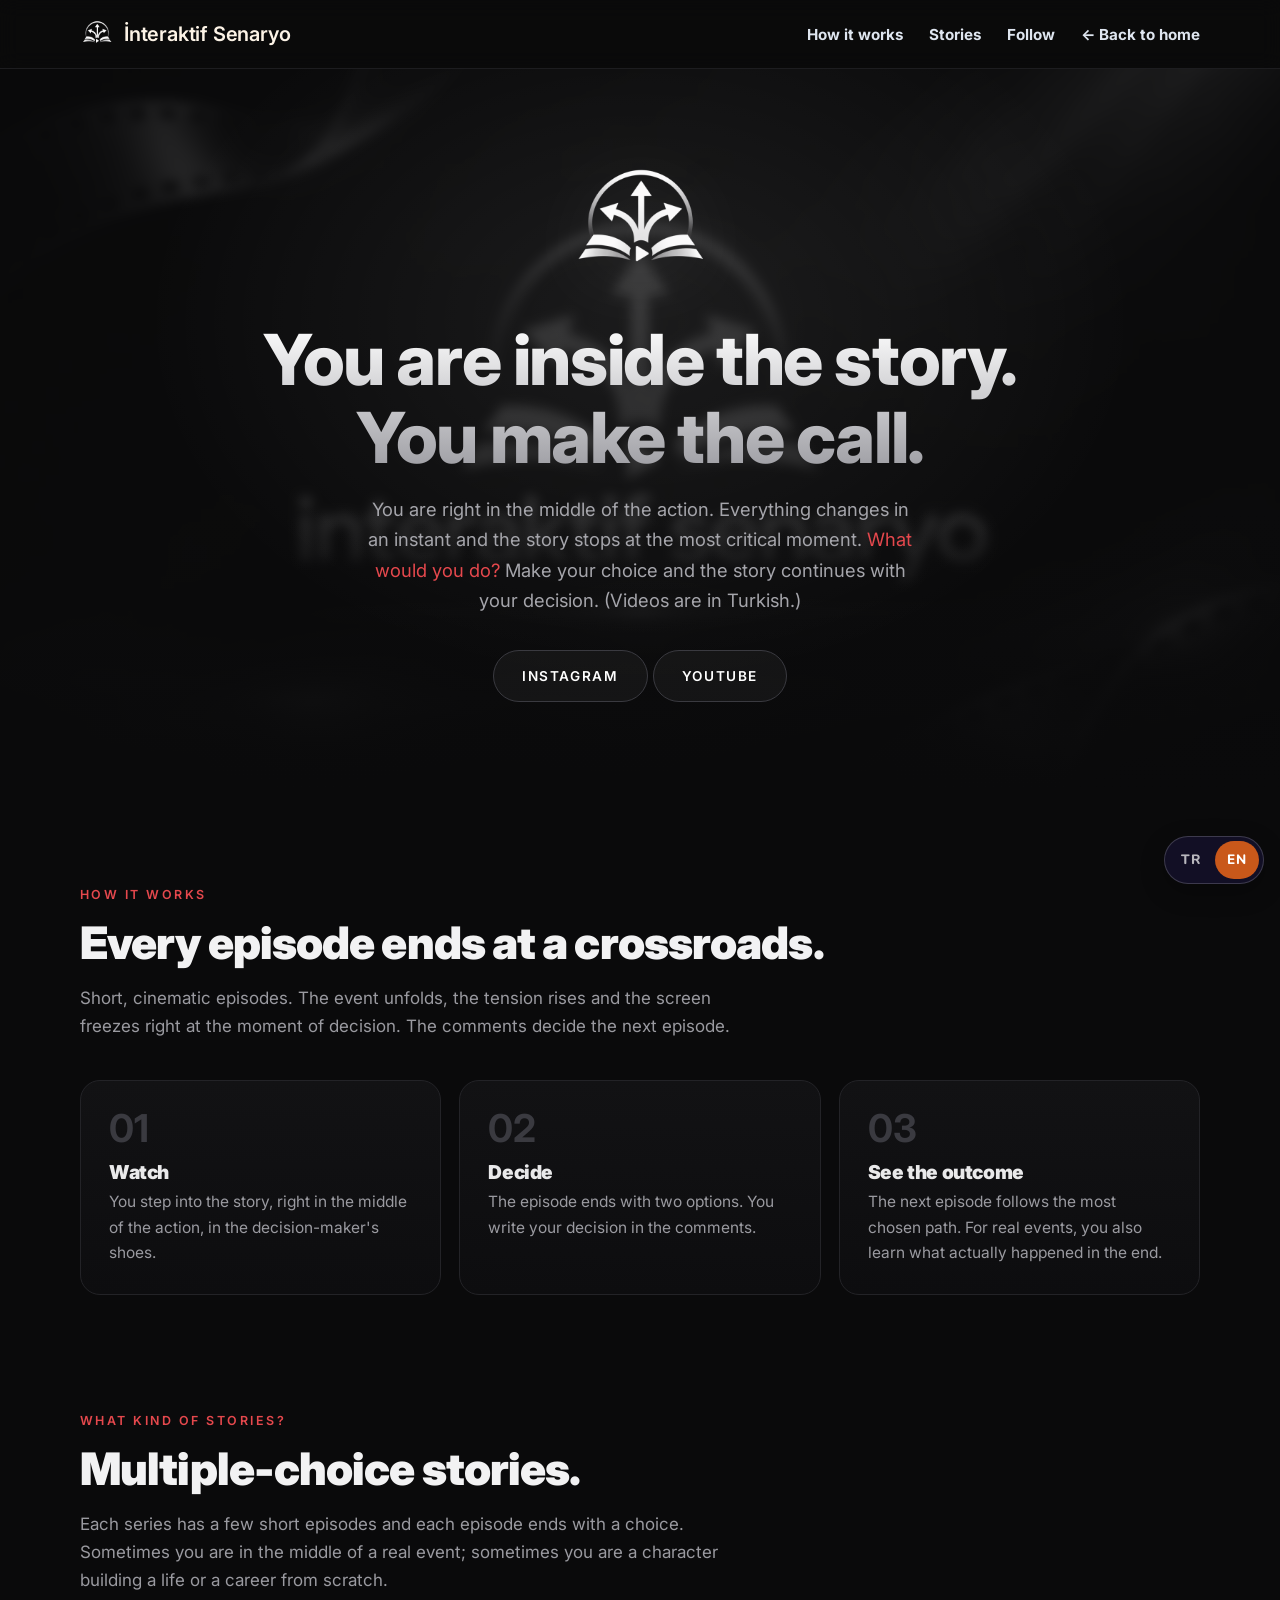
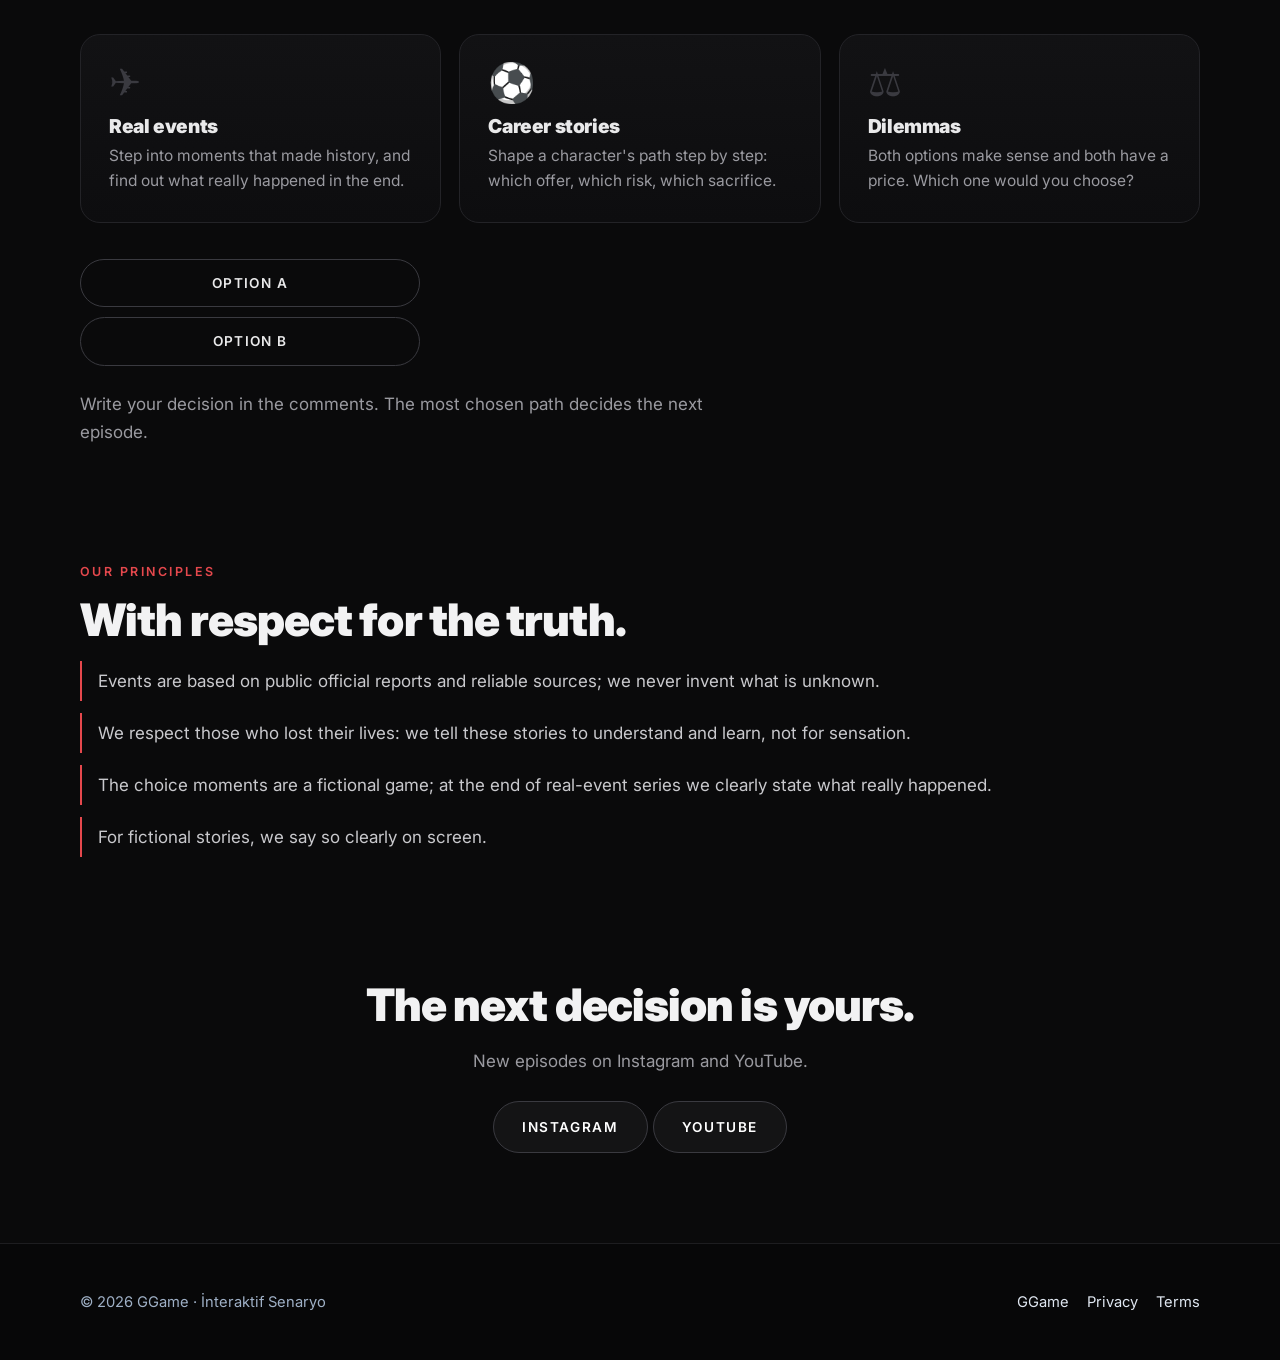
<file: en/interaktifsenaryo.html>
<!doctype html>
<html lang="en">
<head>
<meta charset="utf-8"><meta name="viewport" content="width=device-width,initial-scale=1">
<title>İnteraktif Senaryo — You make the decisions.</title>
<meta name="description" content="İnteraktif Senaryo (Turkish for 'Interactive Scenario'): short choice-based video series that pause real events and fictional career stories at their critical moments and let the viewer decide. A GGame production.">
<meta property="og:title" content="İnteraktif Senaryo"><meta property="og:image" content="https://ggame.com.tr/img/is_banner.jpg">
<meta name="theme-color" content="#0a0a0b">
<link rel="icon" href="/img/is_amblem.png">
<link href="https://fonts.googleapis.com/css2?family=Inter:wght@400;600;800&family=Nunito:wght@400;700;800;900&display=swap" rel="stylesheet">
<link rel="stylesheet" href="/style.css?v=7">
<style>
body.is{background:#0a0a0b;color:#e9e9ea;font-family:"Inter",system-ui,sans-serif}
.is .nav{background:rgba(10,10,11,.9);border-bottom:1px solid #1d1d20}
.is h1,.is h2,.is h3{font-family:"Inter";letter-spacing:-.02em}
.is-hero{position:relative;min-height:min(86vh,720px);display:grid;place-items:center;text-align:center;overflow:hidden;padding:80px 0}
.is-hero::before{content:"";position:absolute;inset:-20px;background:url(/img/is_banner.jpg) center/cover;opacity:.14;filter:grayscale(1) blur(6px)}
.is-hero::after{content:"";position:absolute;inset:0;background:radial-gradient(ellipse at 50% 35%,rgba(255,255,255,.07),transparent 55%),linear-gradient(180deg,transparent 60%,#0a0a0b)}
.is-hero .in{position:relative;z-index:1}
.is-hero img{width:150px;margin:0 auto 28px;filter:drop-shadow(0 10px 40px rgba(255,255,255,.15))}
.is-hero h1{font-size:clamp(2.4rem,6vw,4.4rem);font-weight:800;background:linear-gradient(180deg,#fff,#9a9aa0);-webkit-background-clip:text;background-clip:text;color:transparent}
.is-hero p{color:#a5a5ab;font-size:1.15rem;margin:18px auto 34px;max-width:46ch}
.is-btn{display:inline-block;border:1px solid #3a3a40;border-radius:99px;padding:14px 28px;color:#fff;text-decoration:none;font-weight:600;letter-spacing:.12em;text-transform:uppercase;font-size:.85rem;background:rgba(255,255,255,.04);transition:background .2s}
.is-btn:hover{background:rgba(255,255,255,.12)}
.red{color:#e5484d}
.is section{padding:90px 0}
.is .lbl{font-size:.78rem;letter-spacing:.2em;text-transform:uppercase;color:#e5484d;font-weight:600}
.is h2{font-size:clamp(1.9rem,4vw,2.8rem);margin:12px 0 16px;color:#f2f2f3}
.is .muted{color:#9a9aa0;max-width:60ch}
.steps{display:grid;grid-template-columns:repeat(3,1fr);gap:18px;margin-top:40px}
.step{border:1px solid #232327;border-radius:20px;padding:28px;background:linear-gradient(180deg,#121214,#0d0d0f)}
.step b{font-size:2.4rem;color:#3a3a40;display:block;line-height:1;margin-bottom:14px}
.step h3{font-size:1.2rem;margin-bottom:6px}
.step p{color:#9a9aa0;font-size:.97rem}
@media(max-width:800px){.steps{grid-template-columns:1fr}}
.ep{display:grid;grid-template-columns:auto 1fr;gap:44px;align-items:center}
.phones{display:flex;gap:16px}
.phones img{width:200px;border-radius:26px;border:6px solid #1a1a1d;box-shadow:0 30px 60px rgba(0,0,0,.6)}
.phones img:last-child{margin-top:40px}
.choice{display:flex;flex-direction:column;gap:10px;margin:24px 0;max-width:340px}
.choice span{border:1px solid #3a3a40;border-radius:99px;padding:12px 20px;text-align:center;font-weight:600;letter-spacing:.1em;font-size:.85rem}
@media(max-width:860px){.ep{grid-template-columns:1fr}.phones img{width:44vw}}
.is footer{background:#070708;border-top:1px solid #1d1d20}
.rules li{list-style:none;border-left:2px solid #e5484d;padding:6px 0 6px 16px;margin:12px 0;color:#c9c9cd}
</style>
<link rel="alternate" hreflang="tr" href="https://ggame.com.tr/interaktifsenaryo"><link rel="alternate" hreflang="en" href="https://ggame.com.tr/en/interaktifsenaryo">
</head>
<body class="is">
<nav class="nav"><div class="wrap">
  <a class="brand" href="#" style="font-family:Inter,sans-serif;font-weight:600;letter-spacing:-.01em"><img src="/img/is_amblem.png" alt="" style="width:34px">İnteraktif Senaryo</a>
  <ul><li><a href="#nasil">How it works</a></li><li><a href="#bolumler">Stories</a></li><li><a href="#takip">Follow</a></li><li><a href="/en/">← Back to home</a></li></ul>
</div></nav>

<header class="is-hero"><div class="in wrap">
  <img src="/img/is_amblem.png" alt="İnteraktif Senaryo emblem">
  <h1>You are inside the story.<br>You make the call.</h1>
  <p>You are right in the middle of the action. Everything changes in an instant and the story stops at the most critical moment. <span class="red">What would you do?</span> Make your choice and the story continues with your decision. (Videos are in Turkish.)</p>
  <a class="is-btn" href="https://www.instagram.com/interaktifsenaryo" target="_blank" rel="noopener">Instagram</a> <a class="is-btn" href="https://www.youtube.com/@interaktifsenaryo" target="_blank" rel="noopener">YouTube</a>
</div></header>

<section id="nasil"><div class="wrap">
  <span class="lbl">How it works</span>
  <h2>Every episode ends at a crossroads.</h2>
  <p class="muted">Short, cinematic episodes. The event unfolds, the tension rises and the screen freezes right at the moment of decision. The comments decide the next episode.</p>
  <div class="steps">
    <div class="step"><b>01</b><h3>Watch</h3><p>You step into the story, right in the middle of the action, in the decision-maker's shoes.</p></div>
    <div class="step"><b>02</b><h3>Decide</h3><p>The episode ends with two options. You write your decision in the comments.</p></div>
    <div class="step"><b>03</b><h3>See the outcome</h3><p>The next episode follows the most chosen path. For real events, you also learn what actually happened in the end.</p></div>
  </div>
</div></section>

<section id="bolumler" style="padding-top:20px"><div class="wrap">
  <span class="lbl">What kind of stories?</span>
  <h2>Multiple-choice stories.</h2>
  <p class="muted">Each series has a few short episodes and each episode ends with a choice. Sometimes you are in the middle of a real event; sometimes you are a character building a life or a career from scratch.</p>
  <div class="steps">
    <div class="step"><b>✈</b><h3>Real events</h3><p>Step into moments that made history, and find out what really happened in the end.</p></div>
    <div class="step"><b>⚽</b><h3>Career stories</h3><p>Shape a character's path step by step: which offer, which risk, which sacrifice.</p></div>
    <div class="step"><b>⚖</b><h3>Dilemmas</h3><p>Both options make sense and both have a price. Which one would you choose?</p></div>
  </div>
  <div class="choice" style="margin-top:36px"><span>OPTION A</span><span>OPTION B</span></div>
  <p class="muted">Write your decision in the comments. The most chosen path decides the next episode.</p>
</div></section>

<section style="padding-top:20px"><div class="wrap">
  <span class="lbl">Our principles</span>
  <h2>With respect for the truth.</h2>
  <ul class="rules">
    <li>Events are based on public official reports and reliable sources; we never invent what is unknown.</li>
    <li>We respect those who lost their lives: we tell these stories to understand and learn, not for sensation.</li>
    <li>The choice moments are a fictional game; at the end of real-event series we clearly state what really happened.</li>
    <li>For fictional stories, we say so clearly on screen.</li>
  </ul>
</div></section>

<section id="takip" style="padding-top:10px;text-align:center"><div class="wrap">
  <h2>The next decision is yours.</h2>
  <p class="muted" style="margin:0 auto 26px">New episodes on Instagram and YouTube.</p>
  <a class="is-btn" href="https://www.instagram.com/interaktifsenaryo" target="_blank" rel="noopener">Instagram</a> <a class="is-btn" href="https://www.youtube.com/@interaktifsenaryo" target="_blank" rel="noopener">YouTube</a>
</div></section>

<footer><div class="wrap"><div>© 2026 GGame · İnteraktif Senaryo</div><div><a href="/en/">GGame</a><a href="/en/gizlilik">Privacy</a><a href="/en/kosullar">Terms</a></div></div></footer>
<div class="langsw" role="navigation" aria-label="Dil / Language"><a href="/interaktifsenaryo" hreflang="tr" lang="tr">TR</a><a href="/en/interaktifsenaryo" hreflang="en" lang="en" class="on" aria-current="true">EN</a></div>
</body>
</html>
</file>
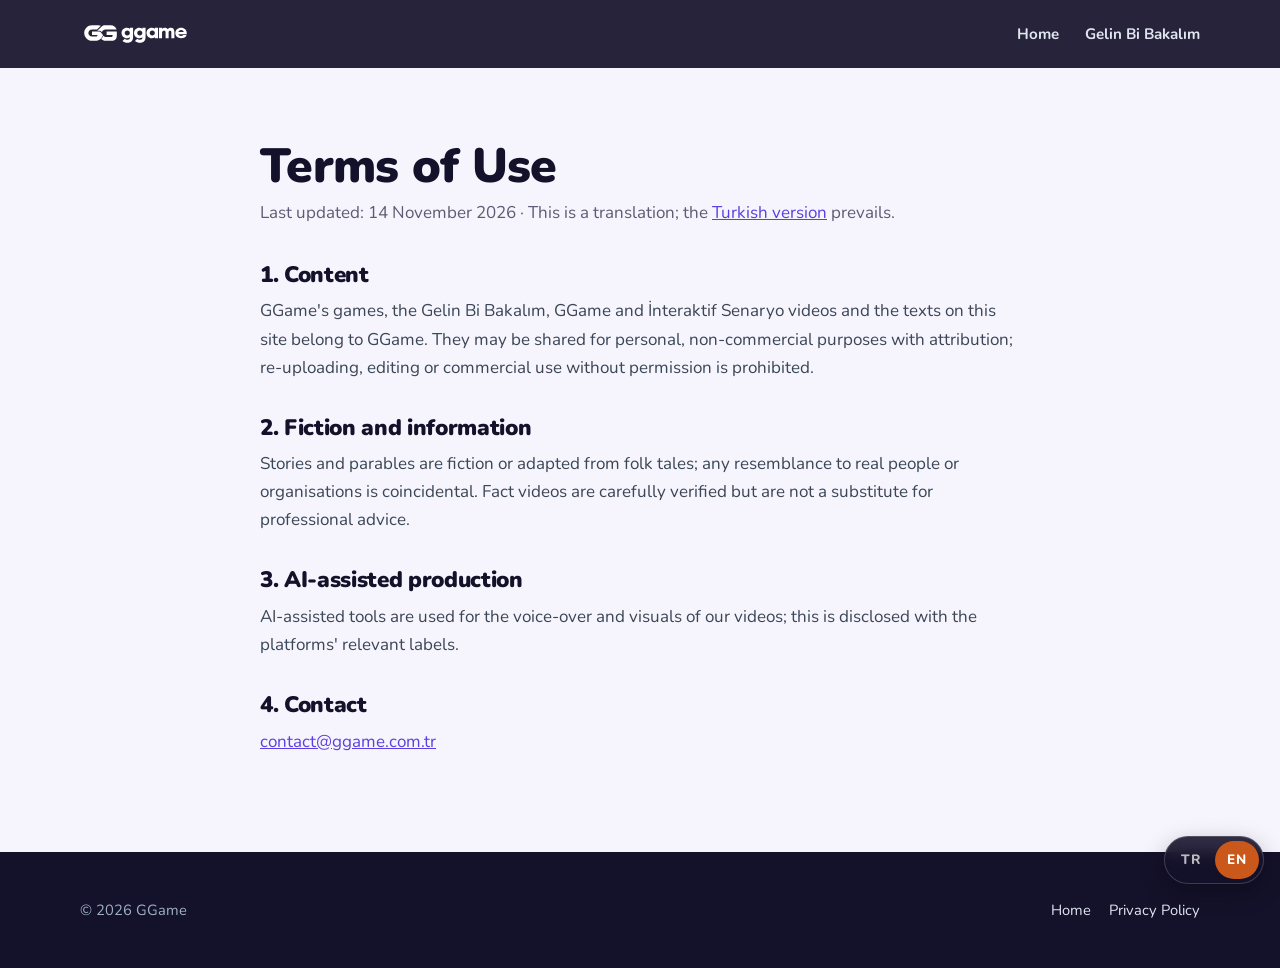
<file: en/kosullar.html>
<!doctype html>
<html lang="en">
<head>
<meta charset="utf-8"><meta name="viewport" content="width=device-width,initial-scale=1">
<title>Terms of Use — GGame</title>
<link rel="icon" href="/img/favicon.png">
<link href="https://fonts.googleapis.com/css2?family=Nunito:wght@400;700;800;900&display=swap" rel="stylesheet">
<link rel="stylesheet" href="/style.css?v=7">
<link rel="alternate" hreflang="tr" href="https://ggame.com.tr/kosullar"><link rel="alternate" hreflang="en" href="https://ggame.com.tr/en/kosullar">
</head>
<body class="home">
<nav class="nav"><div class="wrap"><a class="brand" href="/en/"><img src="/img/ggame_yatay_beyaz.svg" alt="GGame" style="width:auto;height:26px"></a><ul><li><a href="/en/">Home</a></li><li><a href="/en/gelinbibakalim">Gelin Bi Bakalım</a></li></ul></div></nav>
<main class="wrap"><article class="legal">
<h1>Terms of Use</h1>
<p class="date">Last updated: 14 November 2026 · This is a translation; the <a href="https://ggame.com.tr/kosullar">Turkish version</a> prevails.</p>
<h2>1. Content</h2>
<p>GGame's games, the Gelin Bi Bakalım, GGame and İnteraktif Senaryo videos and the texts on this site belong to GGame. They may be shared for personal, non-commercial purposes with attribution; re-uploading, editing or commercial use without permission is prohibited.</p>
<h2>2. Fiction and information</h2>
<p>Stories and parables are fiction or adapted from folk tales; any resemblance to real people or organisations is coincidental. Fact videos are carefully verified but are not a substitute for professional advice.</p>
<h2>3. AI-assisted production</h2>
<p>AI-assisted tools are used for the voice-over and visuals of our videos; this is disclosed with the platforms' relevant labels.</p>
<h2>4. Contact</h2>
<p><a href="mailto:contact@ggame.com.tr">contact@ggame.com.tr</a></p>
</article></main>
<footer><div class="wrap"><div>© 2026 GGame</div><div><a href="/en/">Home</a><a href="/en/gizlilik">Privacy Policy</a></div></div></footer>
<div class="langsw" role="navigation" aria-label="Dil / Language"><a href="/kosullar" hreflang="tr" lang="tr">TR</a><a href="/en/kosullar" hreflang="en" lang="en" class="on" aria-current="true">EN</a></div>
</body>
</html>
</file>
<file: style.css>
:root{
  --navy:#0b2341; --navy-2:#132f55; --cream:#fcf3e6; --cream-2:#f5e6d0;
  --orange:#f47a32; --orange-2:#ff9a4d; --ink:#1b2433; --muted:#5d6878;
  --radius:22px; --max:1120px;
}
*{box-sizing:border-box;margin:0;padding:0}
html{scroll-behavior:smooth}
body{font-family:"Nunito",system-ui,sans-serif;background:var(--cream);color:var(--ink);line-height:1.65;font-size:17px;-webkit-font-smoothing:antialiased}
img{max-width:100%;display:block}
a{color:inherit}
h1,h2,h3{font-family:"Nunito",system-ui,sans-serif;font-weight:900;line-height:1.1;letter-spacing:-.015em}
.wrap{width:min(var(--max),100% - 40px);margin-inline:auto}

/* NAV */
.nav{position:sticky;top:0;z-index:20;background:rgba(11,35,65,.92);backdrop-filter:blur(10px)}
.nav .wrap{display:flex;align-items:center;justify-content:space-between;height:68px}
.brand{display:flex;align-items:center;gap:10px;text-decoration:none;color:var(--cream);font-family:"Nunito";font-weight:600;font-size:1.25rem}
.brand img{width:30px}
.nav ul{display:flex;gap:26px;list-style:none}
.nav ul a{color:#dfe6f0;text-decoration:none;font-weight:700;font-size:.95rem}
.nav ul a:hover{color:var(--orange-2)}
@media(max-width:720px){.nav ul{display:none}}

/* HERO */
.hero{background:var(--navy);color:var(--cream);position:relative;overflow:hidden;padding:96px 0 120px}
.hero::after{content:"";position:absolute;inset:auto -10% -40% auto;width:620px;height:620px;border-radius:50%;background:radial-gradient(circle,rgba(244,122,50,.28),transparent 65%)}
.hero .wrap{display:grid;grid-template-columns:1.15fr .85fr;gap:48px;align-items:center;position:relative;z-index:1}
.eyebrow{display:inline-block;background:rgba(244,122,50,.15);color:var(--orange-2);font-weight:800;font-size:.8rem;letter-spacing:.14em;text-transform:uppercase;padding:7px 14px;border-radius:99px;margin-bottom:22px}
.hero h1{font-size:clamp(2.6rem,6vw,4.6rem);font-weight:900}
.hero h1 em{font-style:normal;color:var(--orange)}
.hero p.lead{font-size:1.2rem;color:#c9d3e2;margin:22px 0 34px;max-width:34ch}
.btns{display:flex;flex-wrap:wrap;gap:12px}
.btn{display:inline-flex;align-items:center;gap:8px;padding:14px 24px;border-radius:99px;font-weight:800;text-decoration:none;transition:transform .15s,background .15s}
.btn:hover{transform:translateY(-2px)}
.btn-primary{background:var(--orange);color:#fff}
.btn-primary:hover{background:var(--orange-2)}
.btn-ghost{border:2px solid rgba(252,243,230,.35);color:var(--cream)}
.door{position:relative;justify-self:center;width:min(360px,80vw);aspect-ratio:413/512}
.door .arch{position:absolute;inset:0;border-radius:180px 180px 26px 26px;background:var(--cream);box-shadow:0 30px 80px rgba(0,0,0,.35)}
.door .arch::before{content:"";position:absolute;inset:34px 34px 0 34px;border-radius:150px 150px 0 0;background:linear-gradient(170deg,var(--orange-2),var(--orange) 55%,#d9601f)}
.door .leaf{position:absolute;left:34px;top:34px;bottom:0;width:52%;background:linear-gradient(180deg,#0f2b4f,var(--navy));border-left:4px solid var(--cream);border-radius:150px 40px 0 0;transform-origin:left center;transform:perspective(700px) rotateY(34deg);box-shadow:8px 0 24px rgba(0,0,0,.25);animation:sway 6s ease-in-out infinite}
.door .glow{position:absolute;left:44%;right:34px;bottom:0;height:16%;background:linear-gradient(180deg,transparent,rgba(255,214,160,.55));filter:blur(4px);clip-path:polygon(0 0,100% 0,100% 100%,30% 100%)}
@keyframes sway{0%,100%{transform:perspective(700px) rotateY(34deg)}50%{transform:perspective(700px) rotateY(48deg)}}
@media(prefers-reduced-motion:reduce){.door .leaf{animation:none}}
@media(max-width:860px){.hero .wrap{grid-template-columns:1fr}.hero{padding:64px 0 90px}.door{width:240px}}

/* SECTIONS */
section{padding:96px 0}
.sec-head{max-width:640px;margin-bottom:46px}
.sec-head .eyebrow{background:rgba(244,122,50,.12);color:#c9581a}
.sec-head h2{font-size:clamp(2rem,4vw,2.9rem);color:var(--navy)}
.sec-head p{color:var(--muted);margin-top:14px;font-size:1.08rem}

.cards{display:grid;grid-template-columns:repeat(3,1fr);gap:20px}
.card{background:#fff;border-radius:var(--radius);padding:30px 26px;box-shadow:0 1px 0 rgba(11,35,65,.06),0 12px 30px -18px rgba(11,35,65,.25);transition:transform .2s}
.card:hover{transform:translateY(-4px)}
.card .ico{width:52px;height:52px;border-radius:16px;display:grid;place-items:center;font-size:1.6rem;background:var(--cream);margin-bottom:18px}
.card h3{font-size:1.35rem;color:var(--navy);margin-bottom:8px}
.card p{color:var(--muted);font-size:.98rem}
.card .when{display:inline-block;margin-top:14px;font-size:.78rem;font-weight:800;letter-spacing:.08em;color:var(--orange);text-transform:uppercase}
@media(max-width:900px){.cards{grid-template-columns:1fr 1fr}}
@media(max-width:600px){.cards{grid-template-columns:1fr}}

/* SCHEDULE */
.band{background:var(--navy);color:var(--cream)}
.band .sec-head h2{color:var(--cream)}
.band .sec-head p{color:#b9c4d4}
.band .sec-head .eyebrow{background:rgba(244,122,50,.15);color:var(--orange-2)}
.times{display:grid;grid-template-columns:repeat(3,1fr);gap:18px}
.time{border:1px solid rgba(252,243,230,.14);border-radius:var(--radius);padding:30px;background:rgba(255,255,255,.03)}
.time b{font-family:"Nunito";font-weight:900;font-size:3rem;color:var(--orange);display:block;line-height:1}
.time h3{font-size:1.25rem;margin:12px 0 6px}
.time p{color:#b9c4d4;font-size:.97rem}
@media(max-width:800px){.times{grid-template-columns:1fr}}

/* STORY / QUOTE */
.quote{background:var(--cream-2);border-radius:32px;padding:56px;display:grid;grid-template-columns:auto 1fr;gap:40px;align-items:center}
.quote img{width:120px}
.quote blockquote{font-family:"Nunito";font-weight:800;font-size:clamp(1.5rem,3vw,2.2rem);color:var(--navy);line-height:1.25}
.quote cite{display:block;margin-top:16px;font-style:normal;color:var(--muted);font-weight:700}
@media(max-width:700px){.quote{grid-template-columns:1fr;padding:34px}.quote img{width:80px}}

/* ABOUT */
.about{display:grid;grid-template-columns:1fr 1fr;gap:56px;align-items:start}
.about p{color:var(--muted);margin-bottom:16px}
.about ul{list-style:none;display:grid;gap:14px}
.about li{background:#fff;border-radius:16px;padding:18px 20px;font-weight:700;color:var(--navy);display:flex;gap:12px;align-items:flex-start}
.about li span{color:var(--orange)}
@media(max-width:820px){.about{grid-template-columns:1fr}}

/* SOCIAL */
.social{display:grid;grid-template-columns:repeat(3,1fr);gap:18px}
.soc{display:flex;align-items:center;gap:16px;background:#fff;border-radius:var(--radius);padding:24px;text-decoration:none;box-shadow:0 12px 30px -20px rgba(11,35,65,.35);transition:transform .2s}
.soc:hover{transform:translateY(-3px)}
.soc svg{width:42px;height:42px;flex:none}
.soc b{display:block;color:var(--navy);font-size:1.1rem}
.soc small{color:var(--muted)}
@media(max-width:800px){.social{grid-template-columns:1fr}}

/* FOOTER */
footer{background:var(--navy);color:#9fb0c6;padding:46px 0;font-size:.92rem}
footer .wrap{display:flex;flex-wrap:wrap;gap:18px;justify-content:space-between;align-items:center}
footer a{color:#dfe6f0;text-decoration:none;margin-left:18px}
footer a:hover{color:var(--orange-2)}

/* LEGAL PAGE */
.legal{max-width:760px;margin:0 auto;padding:72px 0 96px}
.legal h1{font-size:clamp(2.2rem,5vw,3rem);color:var(--navy);margin-bottom:6px}
.legal .date{color:var(--muted);margin-bottom:36px}
.legal h2{font-size:1.4rem;color:var(--navy);margin:34px 0 10px}
.legal p,.legal li{color:#3b4656}
.legal ul{padding-left:22px;margin:8px 0}
.legal a{color:#c9581a}

.reveal{opacity:0;transform:translateY(18px);transition:opacity .7s,transform .7s}
.reveal.in{opacity:1;transform:none}

/* ===== GGame ana sayfa ===== */
.gg-hero h1 em{color:var(--orange)}
.logo-word{font-family:"Nunito";font-weight:700;font-size:1.35rem;color:var(--cream);text-decoration:none;letter-spacing:.02em}
.logo-word span{color:var(--orange)}
.stack{position:relative;justify-self:center;width:min(380px,80vw);aspect-ratio:1}
.stack .tile{position:absolute;border-radius:28px;display:grid;place-items:center;font-family:"Nunito";font-weight:700;color:var(--navy);box-shadow:0 30px 70px rgba(0,0,0,.35)}
.stack .t1{inset:0 28% 30% 0;background:var(--cream);font-size:3.6rem;transform:rotate(-6deg)}
.stack .t2{inset:22% 0 12% 34%;background:var(--orange);color:#fff;font-size:3rem;transform:rotate(5deg);animation:bob 5s ease-in-out infinite}
.stack .t3{inset:58% 40% -4% 6%;background:#2f6fd6;color:#fff;font-size:2.2rem;transform:rotate(-2deg)}
@keyframes bob{0%,100%{transform:rotate(5deg) translateY(0)}50%{transform:rotate(3deg) translateY(-10px)}}
@media(prefers-reduced-motion:reduce){.stack .t2{animation:none}}
@media(max-width:860px){.stack{width:240px}}

.brands{display:grid;grid-template-columns:repeat(3,1fr);gap:22px}
.brandcard{border-radius:28px;overflow:hidden;background:#fff;box-shadow:0 18px 40px -24px rgba(11,35,65,.45);display:flex;flex-direction:column;text-decoration:none;transition:transform .2s}
.brandcard:hover{transform:translateY(-5px)}
.brandcard .top{height:150px;display:grid;place-items:center;font-size:3.4rem}
.brandcard .top img{height:110px}
.brandcard .body{padding:26px;display:flex;flex-direction:column;gap:10px;flex:1}
.brandcard h3{font-size:1.45rem;color:var(--navy)}
.brandcard p{color:var(--muted);font-size:.98rem;flex:1}
.brandcard .links{display:flex;flex-wrap:wrap;gap:8px;margin-top:8px}
.chip{font-size:.82rem;font-weight:800;padding:7px 12px;border-radius:99px;background:var(--cream);color:var(--navy);text-decoration:none}
.chip:hover{background:var(--cream-2)}
.chip.soon{opacity:.55;cursor:default}
@media(max-width:900px){.brands{grid-template-columns:1fr}}

.stores{display:flex;flex-wrap:wrap;gap:14px;margin-top:28px}
.store{display:flex;align-items:center;gap:12px;background:#000;color:#fff;border-radius:14px;padding:10px 18px;min-width:200px;position:relative;opacity:.55;cursor:default}
.store svg{width:28px;height:28px}
.store small{display:block;font-size:.7rem;opacity:.8}
.store b{font-size:1.05rem}
.store .tag{position:absolute;top:-10px;right:-8px;background:var(--orange);color:#fff;font-size:.68rem;font-weight:800;padding:3px 9px;border-radius:99px;letter-spacing:.05em}
.games{display:grid;grid-template-columns:1.1fr .9fr;gap:48px;align-items:center}
.games .mock{aspect-ratio:9/16;max-height:520px;justify-self:center;border-radius:40px;background:linear-gradient(160deg,#16335c,#0b2341);border:10px solid #050f1d;box-shadow:0 30px 70px -20px rgba(11,35,65,.6);display:grid;place-items:center;color:var(--cream);font-family:"Nunito";font-size:1.4rem;text-align:center;padding:30px}
.games .mock span{display:block;font-size:3.6rem;margin-bottom:12px}
@media(max-width:820px){.games{grid-template-columns:1fr}.games .mock{max-height:420px}}

.brandcard .top{text-decoration:none}
.chip-main{background:var(--navy);color:var(--cream)}
.chip-main:hover{background:var(--navy-2)}

/* ===== ANA SITE TEMASI (body.home) ===== */
body.home{--navy:#14112a;--navy-2:#211c42;--cream:#f6f4fc;--cream-2:#ebe6f8;--orange:#7c5cff;--orange-2:#9d85ff;--ink:#17142b;--muted:#5f5b74;background:var(--cream)}
.home .nav{background:rgba(20,17,42,.92)}
.home .hero{background:radial-gradient(1200px 600px at 85% 110%,rgba(34,211,238,.18),transparent 60%),linear-gradient(160deg,#1b1640,#14112a 60%)}
.home .hero::after{background:radial-gradient(circle,rgba(124,92,255,.35),transparent 65%)}
.home .hero h1 em{background:linear-gradient(90deg,#9d85ff,#22d3ee);-webkit-background-clip:text;background-clip:text;color:transparent}
.home .eyebrow{background:rgba(124,92,255,.16);color:#b6a6ff}
.home .sec-head .eyebrow{background:rgba(124,92,255,.12);color:#5b3fe0}
.home .btn-primary{background:linear-gradient(90deg,#7c5cff,#22b8d6);color:#fff}
.home .btn-primary:hover{filter:brightness(1.1)}
.home .band{background:linear-gradient(160deg,#1b1640,#14112a)}
.home .band .sec-head .eyebrow{background:rgba(34,211,238,.14);color:#67e8f9}
.home .store .tag{background:#7c5cff}
.home .quote{background:#fff;border:1px solid #e6e1f5}
.home .quote cite a{color:#5b3fe0!important}
.home .about li span{color:#7c5cff}
.home .chip{background:#efecfa;color:#14112a}
.home .chip:hover{background:#e3ddf7}
.home .chip-main{background:#14112a;color:#fff}
.home .legal a{color:#5b3fe0}
.home footer{background:#14112a}
.home .games .mock{background:linear-gradient(160deg,#2a2160,#14112a);border-color:#0b0918}

/* dil secici (her sayfada sag alt kose) */
.langsw{position:fixed;right:16px;bottom:16px;z-index:999;display:flex;gap:2px;padding:4px;border-radius:99px;background:rgba(20,17,42,.88);border:1px solid rgba(255,255,255,.18);box-shadow:0 8px 24px rgba(0,0,0,.28);-webkit-backdrop-filter:blur(8px);backdrop-filter:blur(8px);font-family:"Nunito",system-ui,sans-serif}
.langsw a{display:block;min-width:44px;padding:8px 12px;border-radius:99px;text-align:center;color:#fff;text-decoration:none;font-weight:800;font-size:.85rem;letter-spacing:.06em;opacity:.7;transition:background .2s,opacity .2s}
.langsw a:hover{opacity:1;background:rgba(255,255,255,.12)}
.langsw a.on{opacity:1;background:#c9581a}
@media print{.langsw{display:none}}
</file>
